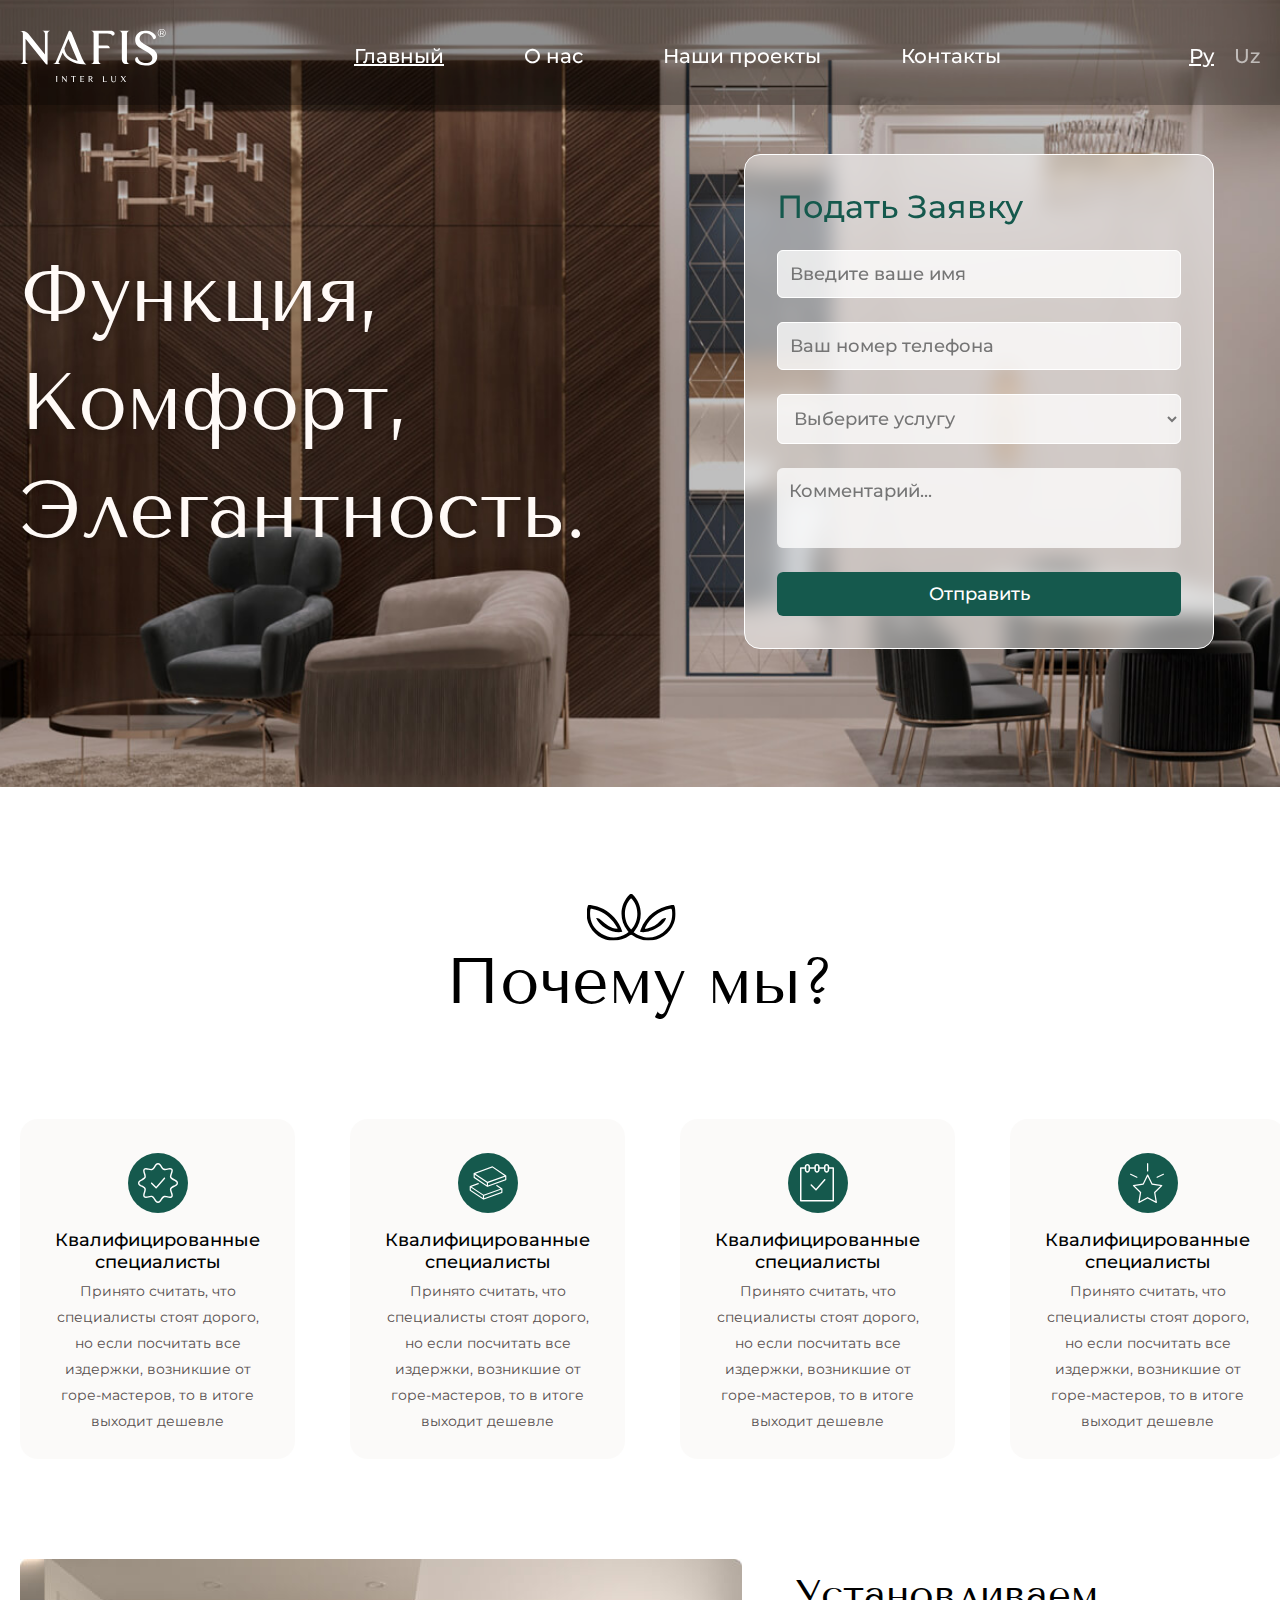
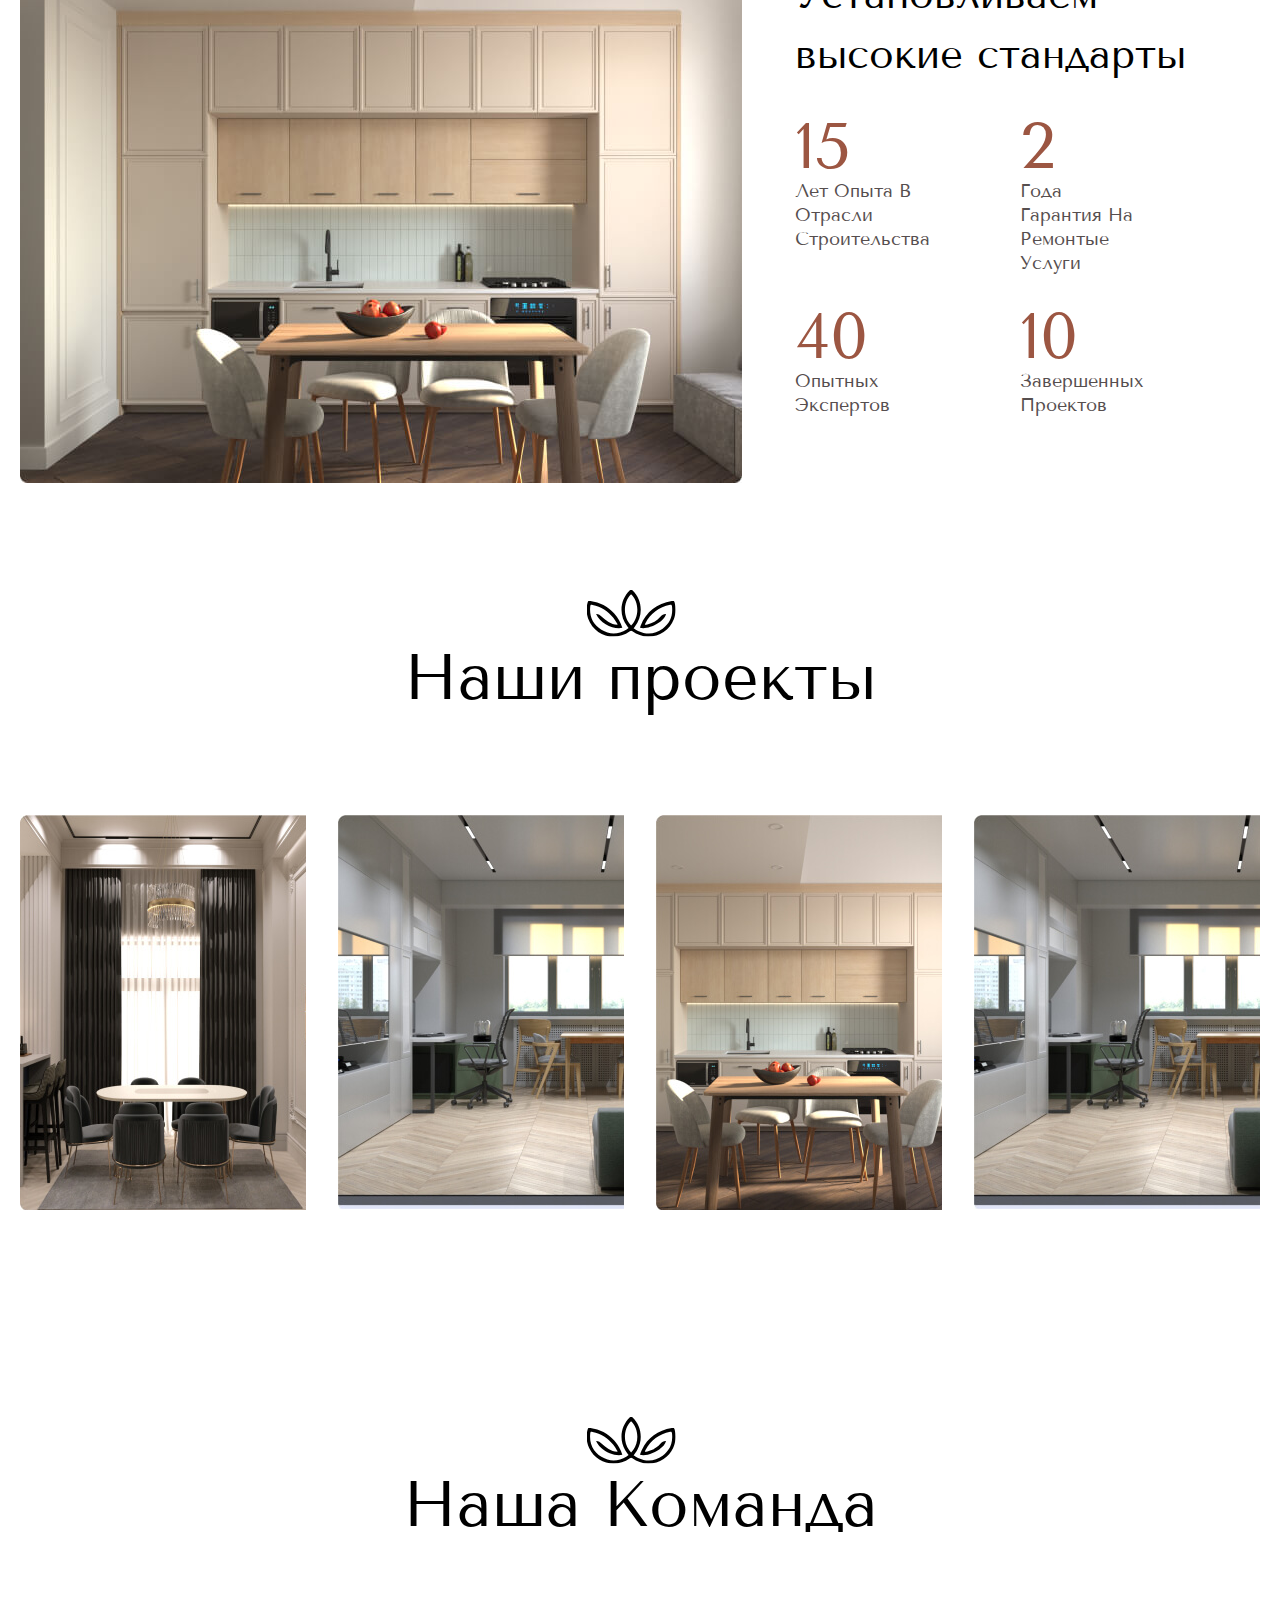
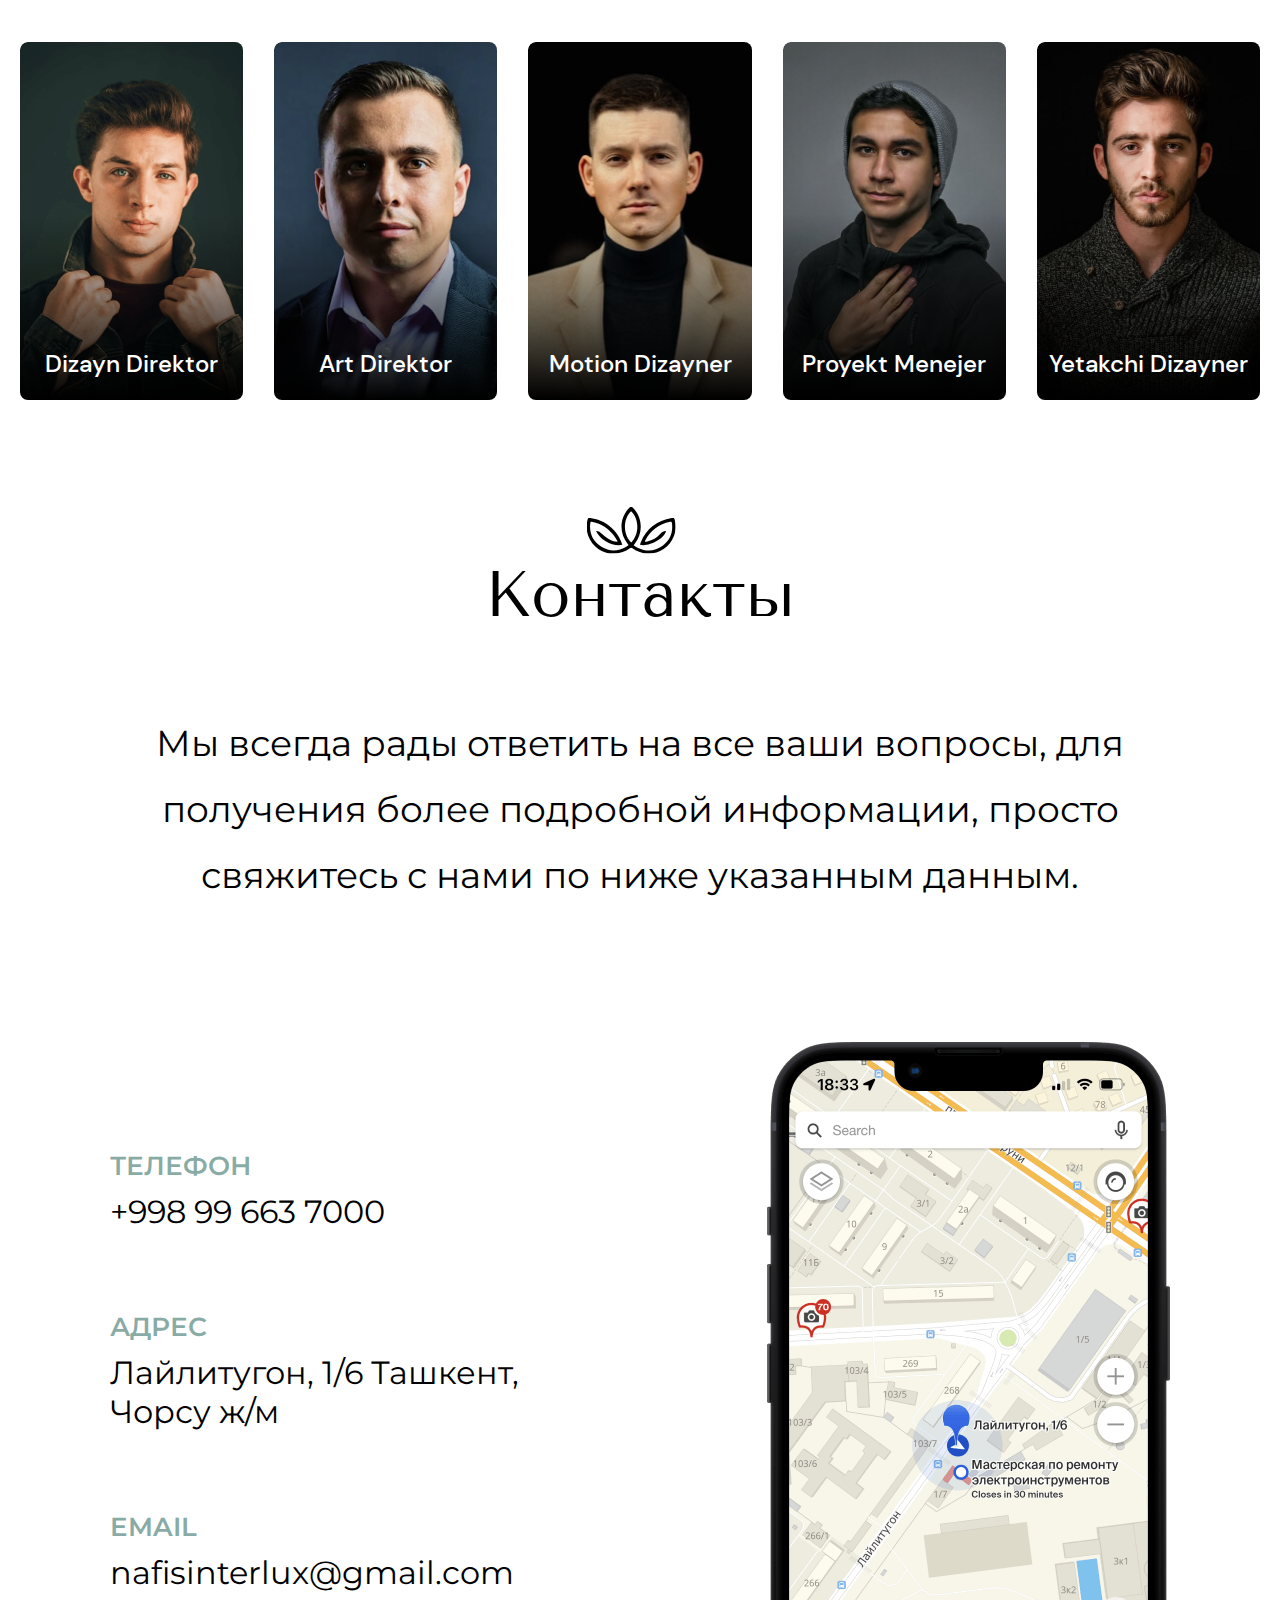
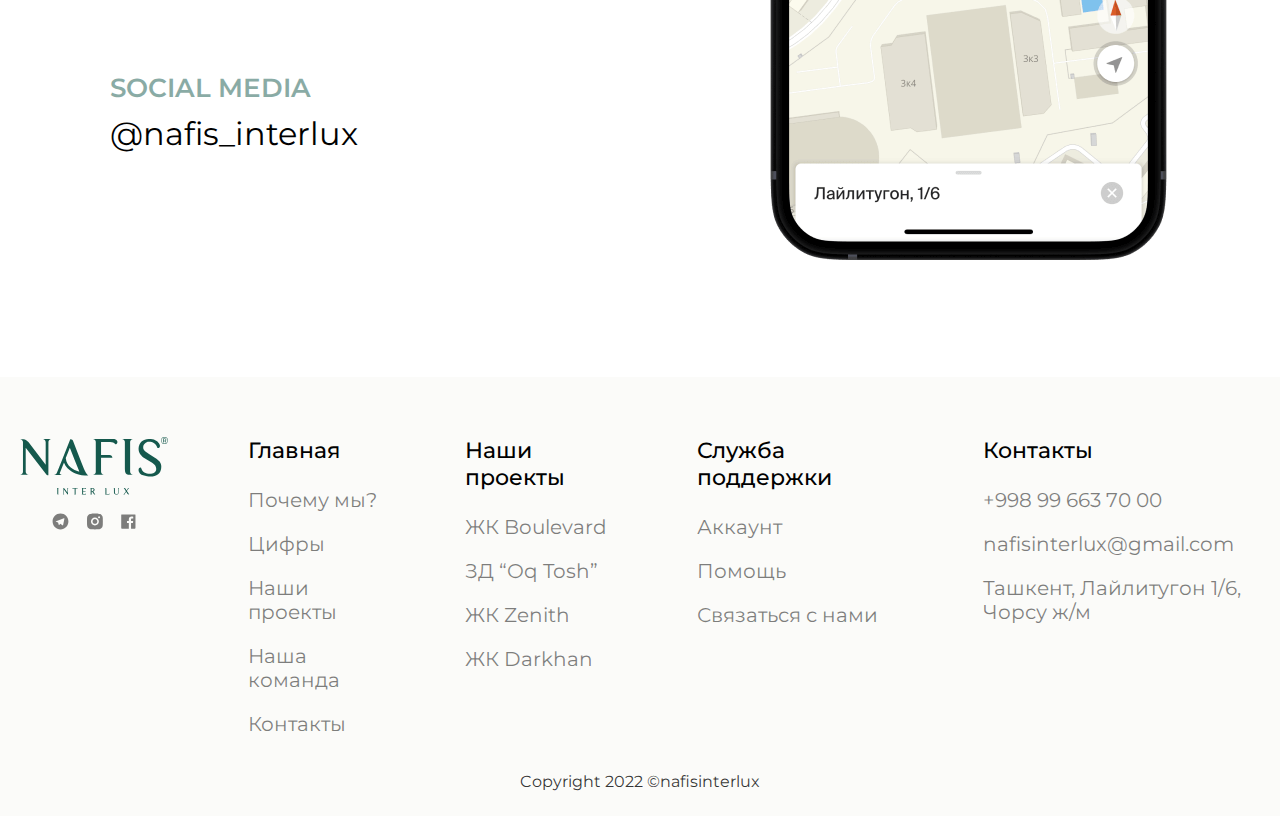
<file: index.html>
<!DOCTYPE html>
<html lang="en">
<head>
    <meta charset="UTF-8">
    <meta http-equiv="X-UA-Compatible" content="IE=edge">
    <meta name="viewport" content="width=device-width, initial-scale=1.0">
    <link rel="stylesheet" href="./css/main.css">
    <title>Nafis</title>
</head>
<body>
    <header class="header">
        <div class="container">
            <div class="header__container">
                <a class="header__logo-link" href="index.html"><img class="header__logo-img" src="./img/logo.svg" alt="Logotype of this Web Page"></a>
                
                <nav class="navbar">
                    <ul class="header__list">
                        <li class="header__item"><a class="header__item-link header__item-link--active" href="#">Главный</a></li>
                        <li class="header__item"><a class="header__item-link" href="./about.html">О нас</a></li>
                        <li class="header__item"><a class="header__item-link" href="./project.html">Наши проекты</a></li>
                        <li class="header__item"><a class="header__item-link" href="#contact">Контакты</a></li>
                    </ul>
                </nav>
                
                <ul class="header__right-list">
                    <li class="header__ru"><a class="header__ru-link header__ru-link--active" href="#">Ру</a></li>
                    <li class="header__ru"><a class="header__ru-link" href="#">Uz</a></li>
                </ul>
            </div>
        </div>
    </header>
    
    <main class="main">
        <section class="hero">
            <div class="container">
                <div class="hero__container">
                    <h2 class="hero__heading">Функция, Комфорт, Элегантность.</h2>
                    
                    <form class="hero__form">
                        <label class="hero__label">
                            <h3 class="hero__label-heading">Подать Заявку</h3>
                            
                            <input type="text" name="name" id="name" class="hero__input" required placeholder="Введите ваше имя">
                            <input type="tel" name="tel" id="tel" class="hero__input" required placeholder="Ваш номер телефона">
                            <select name="hero__option" id="hero__input-option" required class="hero__input">
                                <option value="Something">Выберите услугу</option>
                            </select>
                            
                            <textarea class="hero__textarea" name="hero__textarea" id="textarea" cols="30" placeholder="Комментарий..." required rows="3"></textarea>
                            
                            <button class="hero__btn">Отправить</button>
                        </label>
                    </form>
                </div>
            </div>
        </section>
        
        <section class="why" id="why">
            <div class="container">
                <div class="why__container">
                    <h3 class="why__heading">Почему мы?</h3>
                    
                    <ul class="why__list">
                        <li class="why__item">
                            <h4 class="why__item-heading">Квалифицированные специалисты</h4>
                            
                            <p class="why__item-text">Принято считать, что специалисты стоят дорого, но если посчитать все издержки, возникшие от горе-мастеров, то в итоге выходит дешевле</p>
                        </li>
                        
                        <li class="why__item">
                            <h4 class="why__item-heading">Квалифицированные специалисты</h4>
                            
                            <p class="why__item-text">Принято считать, что специалисты стоят дорого, но если посчитать все издержки, возникшие от горе-мастеров, то в итоге выходит дешевле</p>
                        </li>
                        
                        <li class="why__item">
                            <h4 class="why__item-heading">Квалифицированные специалисты</h4>
                            
                            <p class="why__item-text">Принято считать, что специалисты стоят дорого, но если посчитать все издержки, возникшие от горе-мастеров, то в итоге выходит дешевле</p>
                        </li>
                        
                        <li class="why__item">
                            <h4 class="why__item-heading">Квалифицированные специалисты</h4>
                            
                            <p class="why__item-text">Принято считать, что специалисты стоят дорого, но если посчитать все издержки, возникшие от горе-мастеров, то в итоге выходит дешевле</p>
                        </li>
                    </ul>
                </div>
            </div>
        </section>
        
        <section class="standart" id="standart">
            <div class="container">
                <div class="standart__container">
                    <img src="./img/standart-jpg.jpg" alt="standart img" class="standart__img">
                    
                    <div class="standart__wrapper">
                        <h4 class="standart__heading">Установливаем высокие стандарты</h4>
                        
                        <ul class="standart__top-list">
                            <li class="standart__t-item">
                                <h4 class="standart__t-item-heading">15</h4>
                                
                                <p class="standart__t-item-text">Лет опытa в отрасли строительства</p>
                            </li>
                            
                            <li class="standart__t-item">
                                <h4 class="standart__t-item-heading">2</h4>
                                
                                <p class="standart__t-item-text">года <br> Гарантия на ремонтые услуги</p>
                            </li>
                        </ul>
                        
                        <ul class="standart__bottom-list">
                            <li class="standart__b-item">
                                <h4 class="standart__b-item-heading">40</h4>
                                
                                <p class="standart__b-item-text">Опытных экспертов</p>
                            </li>
                            
                            <li class="standart__b-item">
                                <h4 class="standart__b-item-heading">10</h4>
                                
                                <p class="standart__b-item-text">Завершенных проектов</p>
                            </li>
                        </ul>
                    </div>
                </div>
            </div>
        </section>
        
        <section class="project" id="project">
            <div class="container">
                <div class="project__container">
                    <h3 class="project__heading">Наши проекты</h3>
                    
                    <ul class="project__list">
                        <li class="project__item">
                            <a href="./boulevard.html" class="project__link-wrapper">
                                <div class="project__wrapper">
                                    <div class="project__text-wrapper">
                                        <p class="project__place">Tashkent</p>
                                        
                                        <span class="project__vector"></span>
                                    </div>
                                    
                                    <h4 class="project__inner-heading">ЖК “Boulevard”</h4>
                                </div>
                            </a>
                        </li>
                        
                        <li class="project__item">
                            <a href="./darxon.html" class="project__link-wrapper">
                                <div class="project__wrapper">
                                    <div class="project__text-wrapper">
                                        <p class="project__place">Tashkent</p>
                                        
                                        <span class="project__vector"></span>
                                    </div>
                                    
                                    <h4 class="project__inner-heading">ЖК “Boulevard”</h4>
                                </div>
                            </a>
                        </li>
                        
                        <li class="project__item">
                            <a href="./zenit.html" class="project__link-wrapper">
                                <div class="project__wrapper">
                                    <div class="project__text-wrapper">
                                        <p class="project__place">Tashkent</p>
                                        
                                        <span class="project__vector"></span>
                                    </div>
                                    
                                    <h4 class="project__inner-heading">ЖК “Boulevard”</h4>
                                </div>
                            </a>
                        </li>
                        
                        <li class="project__item">
                            <a href="./darxon.html" class="project__link-wrapper">
                                <div class="project__wrapper">
                                    <div class="project__text-wrapper">
                                        <p class="project__place">Tashkent</p>
                                        
                                        <span class="project__vector"></span>
                                    </div>
                                    
                                    <h4 class="project__inner-heading">ЖК “Boulevard”</h4>
                                </div>
                            </a>
                        </li>
                    </ul>
                </div>
            </div>
        </section>
        
        <section class="group" id="group">
            <div class="container">
                <div class="group__container">
                    <h3 class="group__heading">Наша Команда</h3>
                    
                    <ul class="group__list">
                        <li class="group__item">
                            <a href="./about.html" class="group__link">
                                <p class="group__item-text">Dizayn Direktor</p>
                            </a>
                        </li>
                        
                        <li class="group__item">
                            <a href="./about-2.html" class="group__link">
                                <p class="group__item-text">Art Direktor</p>
                            </a>
                        </li>
                        
                        <li class="group__item">
                            <a href="./about-3.html" class="group__link">
                                <p class="group__item-text">Motion Dizayner</p>
                            </a>
                        </li>
                        
                        <li class="group__item">
                            <a href="./about-4.html" class="group__link">
                                <p class="group__item-text">Proyekt Menejer</p>
                            </a>
                        </li>
                        
                        <li class="group__item">
                            <a href="./about-5.html" class="group__link">
                                <p class="group__item-text">Yetakchi Dizayner</p>
                            </a>
                        </li>
                    </ul>
                </div>
            </div>
        </section>
        
        <section class="contact" id="contact">
            <div class="container">
                <div class="contact__container">
                    <h3 class="contact__heading">Контакты</h3>
                    
                    <p class="contact__main-text">Мы всегда рады ответить на все ваши вопросы, для получения более подробной информации, просто свяжитесь с нами по ниже указанным данным.</p>
                    
                    <div class="contact__wrapper">
                        <ul class="contact__list">
                            <li class="contact__item">
                                <h4 class="contact__item-heading">ТЕЛЕФОН</h4>
                                
                                <a class="contact__text" href="tel:+998 99 663 7000">+998 99 663 7000</a>
                            </li>
                            
                            <li class="contact__item">
                                <h4 class="contact__item-heading">АДРЕС</h4>
                                
                                <p class="contact__text">Лайлитугон, 1/6  Ташкент, Чорсу ж/м</p>
                            </li>
                            
                            <li class="contact__item">
                                <h4 class="contact__item-heading">EMAIL</h4>
                                
                                <a class="contact__text" href="mailto:nafisinterlux@gmail.com">nafisinterlux@gmail.com</a>
                            </li>
                            
                            <li class="contact__item">
                                <h4 class="contact__item-heading">SOCIAL MEDIA</h4>
                                
                                <a href="#" class="contact__text">@nafis_interlux</a>
                            </li>
                        </ul>
                        
                        <img src="./img/contact-img.png" alt="contact image" class="contact__img" width="403" height="818">
                    </div>
                </div>
            </div>
        </section>
    </main>
    
    <footer class="footer">
        <div class="container">
            <div class="footer__container">
                <div class="footer__wrapper">
                    <div class="footer__first">
                        <a href="./index.html" class="footer__logo-link"><img src="./img/footer-logo.svg" alt="footer logo" class="footer-logo" width="148"></a>
                        
                        <ul class="footer__icon-list">
                            <li class="footer__icon-item"><a href="#" class="footer__icon-link"><img src="./img/telegram-icon.svg" alt="telegram-icon" class="footer__icon-img"></a></li>
                            
                            <li class="footer__icon-item"><a href="#" class="footer__icon-link"><img src="./img/instagram-icon.svg" alt="instagram-icon" class="footer__icon-img"></a></li>
                            
                            <li class="footer__icon-item"><a href="#" class="footer__icon-link"><img src="./img/facebook-icon.svg" alt="facebook-icon" class="footer__icon-img"></a></li>
                        </ul>
                    </div>
                    
                    <ul class="footer__main-list">
                        <li class="footer__main-item">
                            <p class="footer__main-item-heading">Главная</p>
                            <a href="#why" class="footer__main-item-link">Почему мы?</a>
                            <a href="#standart" class="footer__main-item-link">Цифры</a>
                            <a href="#project" class="footer__main-item-link">Наши проекты</a>
                            <a href="#group" class="footer__main-item-link">Наша команда</a>
                            <a href="#contact" class="footer__main-item-link">Контакты</a>
                        </li>
                        
                        <li class="footer__main-item">
                            <p class="footer__main-item-heading">Наши проекты</p>
                            <a href="./boulevard.html" class="footer__main-item-link">ЖК Boulevard</a>
                            <a href="./oqtosh.html" class="footer__main-item-link">ЗД “Oq Tosh”</a>
                            <a href="./zenit.html" class="footer__main-item-link">ЖК Zenith</a>
                            <a href="./darxon.html" class="footer__main-item-link">ЖК Darkhan</a>
                        </li>
                        
                        <li class="footer__main-item">
                            <p class="footer__main-item-heading">Служба поддержки</p>
                            <a href="#" class="footer__main-item-link">Аккаунт</a>
                            <a href="#" class="footer__main-item-link">Помощь</a>
                            <a href="#" class="footer__main-item-link">Связаться с нами</a>
                        </li>
                        
                        <li class="footer__main-item">
                            <p class="footer__main-item-heading">Контакты</p>
                            <a class="footer__main-item-tel" href="tel:+998 99 663 70 00">+998 99 663 70 00</a>
                            <a class="footer__main-item-mail" href="mailto:nafisinterlux@gmail.com">nafisinterlux@gmail.com</a>
                            <p class="footer__main-item-location">Ташкент, Лайлитугон 1/6, Чорсу ж/м</p>
                        </li>
                    </ul>
                </div>
                
                <p class="footer__bottom-text">Copyright 2022 ©nafisinterlux</p>
            </div>
        </div>
    </footer>
</body>
</html>
</file>
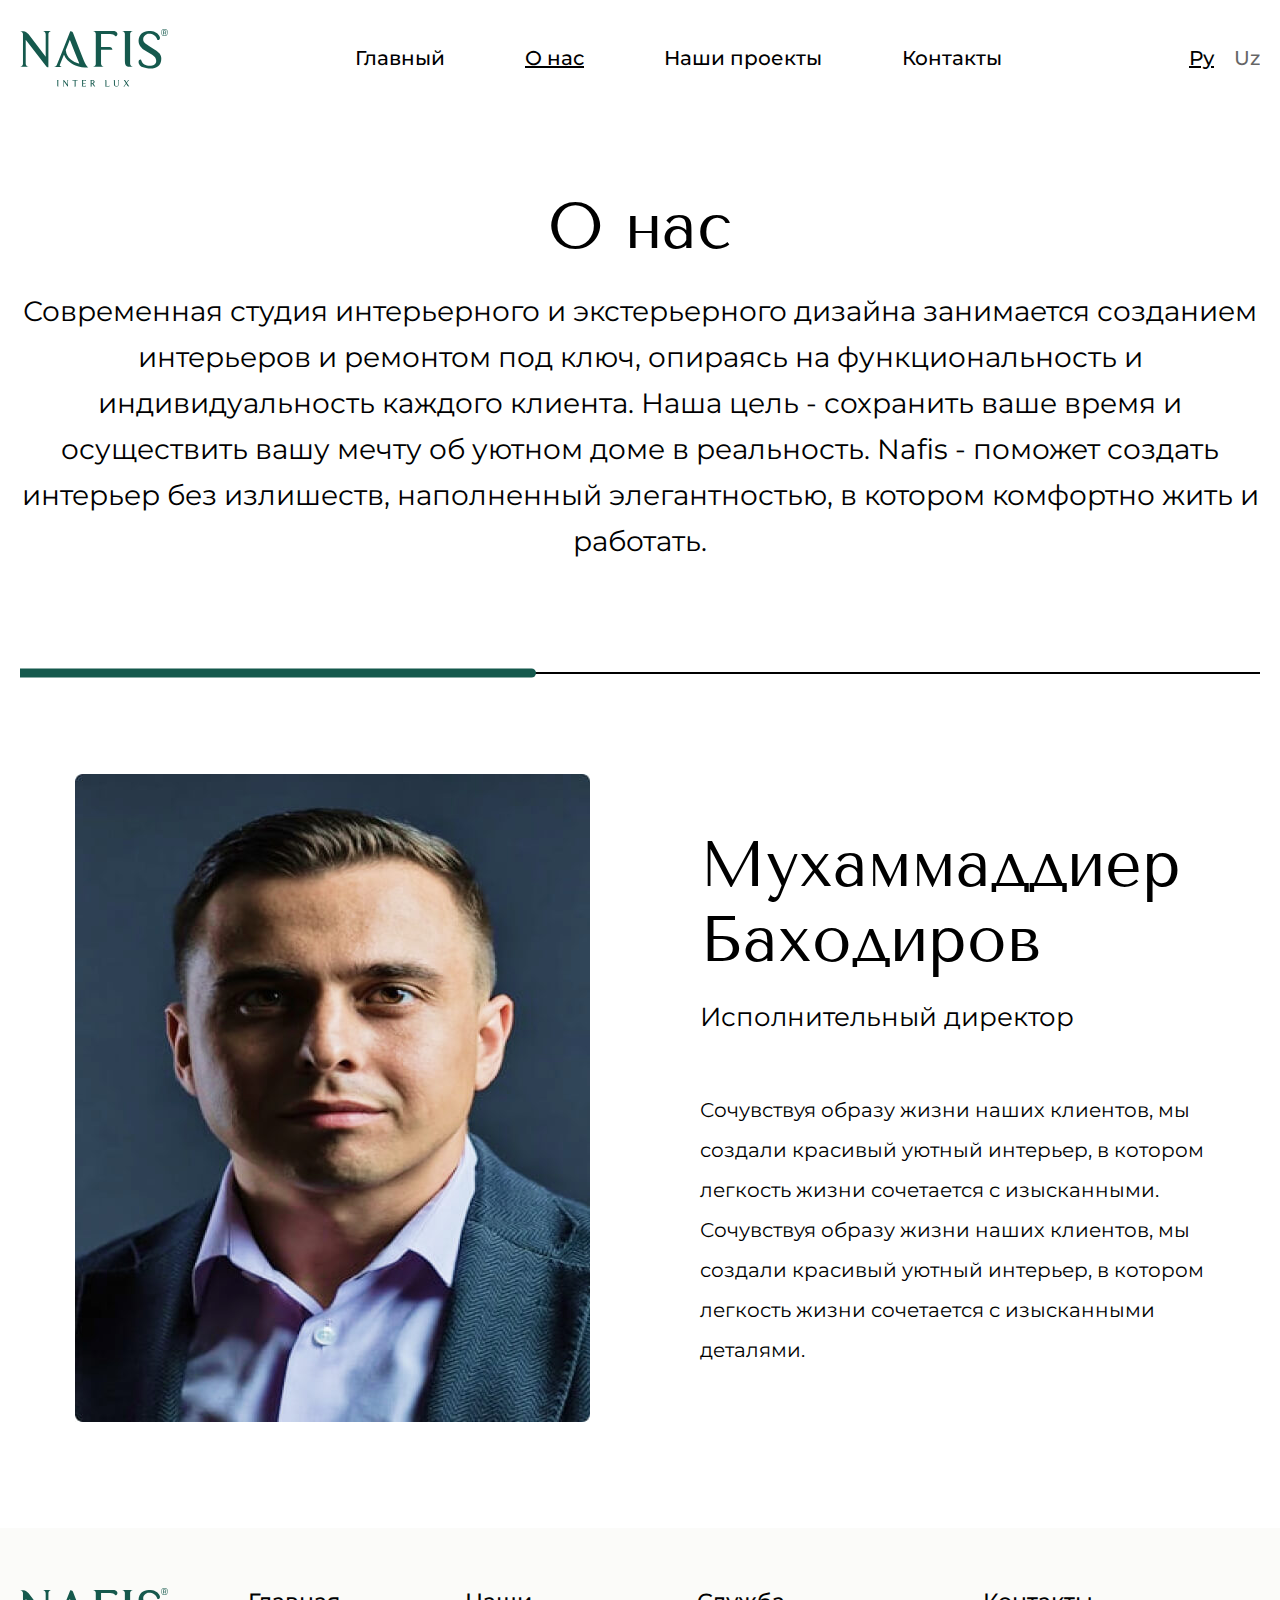
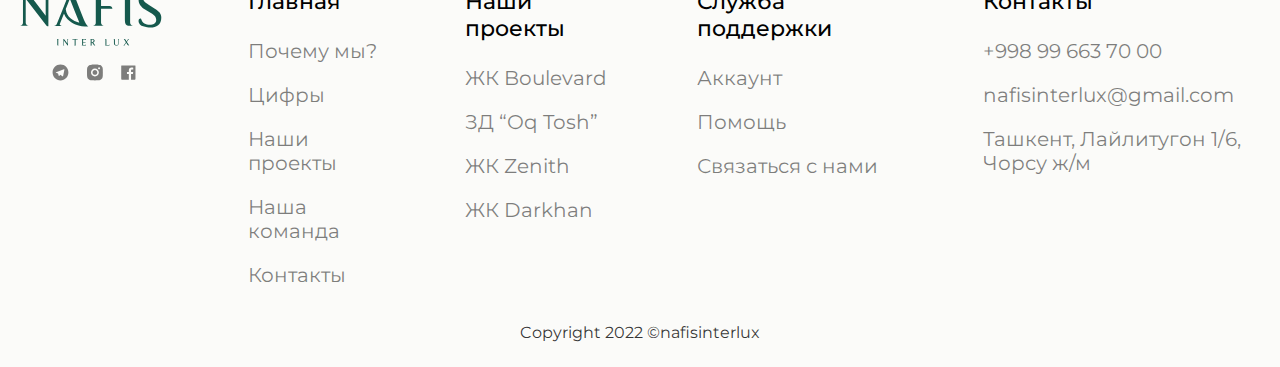
<file: about-2.html>
<!DOCTYPE html>
<html lang="en">
<head>
    <meta charset="UTF-8">
    <meta http-equiv="X-UA-Compatible" content="IE=edge">
    <meta name="viewport" content="width=device-width, initial-scale=1.0">
    <link rel="stylesheet" href="./css/main.css">
    <title>About | Nafis Website</title>
</head>
<body>
    <header class="header-plus">
        <div class="container">
            <div class="header__container">
                <a class="header__logo-link" href="index.html"><img class="header__logo-img" src="./img/footer-logo.svg" alt="Logotype of this Web Page"></a>
                
                <nav class="navbar">
                    <ul class="header__list">
                        <li class="header__item"><a class="header__item-link" href="./index.html">Главный</a></li>
                        <li class="header__item"><a class="header__item-link header__item-link--active" href="#">О нас</a></li>
                        <li class="header__item"><a class="header__item-link" href="./project.html">Наши проекты</a></li>
                        <li class="header__item"><a class="header__item-link" href="#contact">Контакты</a></li>
                    </ul>
                </nav>
                
                <ul class="header__right-list">
                    <li class="header__ru"><a class="header__ru-link header__ru-link--active" href="#">Ру</a></li>
                    <li class="header__ru"><a class="header__ru-link" href="#">Uz</a></li>
                </ul>
            </div>
        </div>
    </header>
    
    <main class="main">
        <section class="about-hero">
            <div class="container">
                <div class="about-h__container">
                    <div class="about-h__top-wrapper">
                        <h2 class="about-h__heading">О нас</h2>
                        
                        <p class="about-h__text">Современная студия интерьерного и экстерьерного дизайна занимается созданием интерьеров и ремонтом под ключ, опираясь на функциональность и индивидуальность каждого клиента. Наша цель - сохранить ваше время и осуществить вашу мечту об уютном доме в реальность. Nafis - поможет создать интерьер без излишеств, наполненный элегантностью, в котором комфортно жить и работать.</p>
                    </div>
                    
                    <hr class="about-h__line2">
                    
                    <div class="about-h__wrapper">
                        <img src="./img/person-3.jpg" alt="person's Photo" class="about-h__img" width="515" height="648">
                        
                        <div class="about-h__text-wrapper">
                            <h3 class="about-h__inner-heading">Мухаммаддиер Баходиров</h3>
                            
                            <p class="about-h__inner-subheading">Исполнительный директор</p>
                            
                            <p class="about-h__inner-text">Сочувствуя образу жизни наших клиентов, мы создали красивый уютный интерьер, в котором легкость жизни сочетается с изысканными. Сочувствуя образу жизни наших клиентов, мы создали красивый уютный интерьер, в котором легкость жизни сочетается с изысканными деталями.</p>
                        </div>
                    </div>
                </div>
            </div>
        </section>
    </main>
    
    <footer class="footer">
        <div class="container">
            <div class="footer__container">
                <div class="footer__wrapper">
                    <div class="footer__first">
                        <a href="./index.html" class="footer__logo-link"><img src="./img/footer-logo.svg" alt="footer logo" class="footer-logo" width="148"></a>
                        
                        <ul class="footer__icon-list">
                            <li class="footer__icon-item"><a href="#" class="footer__icon-link"><img src="./img/telegram-icon.svg" alt="telegram-icon" class="footer__icon-img"></a></li>
                            
                            <li class="footer__icon-item"><a href="#" class="footer__icon-link"><img src="./img/instagram-icon.svg" alt="instagram-icon" class="footer__icon-img"></a></li>
                            
                            <li class="footer__icon-item"><a href="#" class="footer__icon-link"><img src="./img/facebook-icon.svg" alt="facebook-icon" class="footer__icon-img"></a></li>
                        </ul>
                    </div>
                    
                    <ul class="footer__main-list">
                        <li class="footer__main-item">
                            <p class="footer__main-item-heading">Главная</p>
                            <a href="#why" class="footer__main-item-link">Почему мы?</a>
                            <a href="#standart" class="footer__main-item-link">Цифры</a>
                            <a href="#project" class="footer__main-item-link">Наши проекты</a>
                            <a href="#group" class="footer__main-item-link">Наша команда</a>
                            <a href="#contact" class="footer__main-item-link">Контакты</a>
                        </li>
                        
                        <li class="footer__main-item">
                            <p class="footer__main-item-heading">Наши проекты</p>
                            <a href="./boulevard.html" class="footer__main-item-link">ЖК Boulevard</a>
                            <a href="./oqtosh.html" class="footer__main-item-link">ЗД “Oq Tosh”</a>
                            <a href="./zenit.html" class="footer__main-item-link">ЖК Zenith</a>
                            <a href="./darxon.html" class="footer__main-item-link">ЖК Darkhan</a>
                        </li>
                        
                        <li class="footer__main-item">
                            <p class="footer__main-item-heading">Служба поддержки</p>
                            <a href="#" class="footer__main-item-link">Аккаунт</a>
                            <a href="#" class="footer__main-item-link">Помощь</a>
                            <a href="#" class="footer__main-item-link">Связаться с нами</a>
                        </li>
                        
                        <li class="footer__main-item">
                            <p class="footer__main-item-heading">Контакты</p>
                            <a class="footer__main-item-tel" href="tel:+998 99 663 70 00">+998 99 663 70 00</a>
                            <a class="footer__main-item-mail" href="mailto:nafisinterlux@gmail.com">nafisinterlux@gmail.com</a>
                            <p class="footer__main-item-location">Ташкент, Лайлитугон 1/6, Чорсу ж/м</p>
                        </li>
                    </ul>
                </div>
                
                <p class="footer__bottom-text">Copyright 2022 ©nafisinterlux</p>
            </div>
        </div>
    </footer>
</body>
</html>
</file>
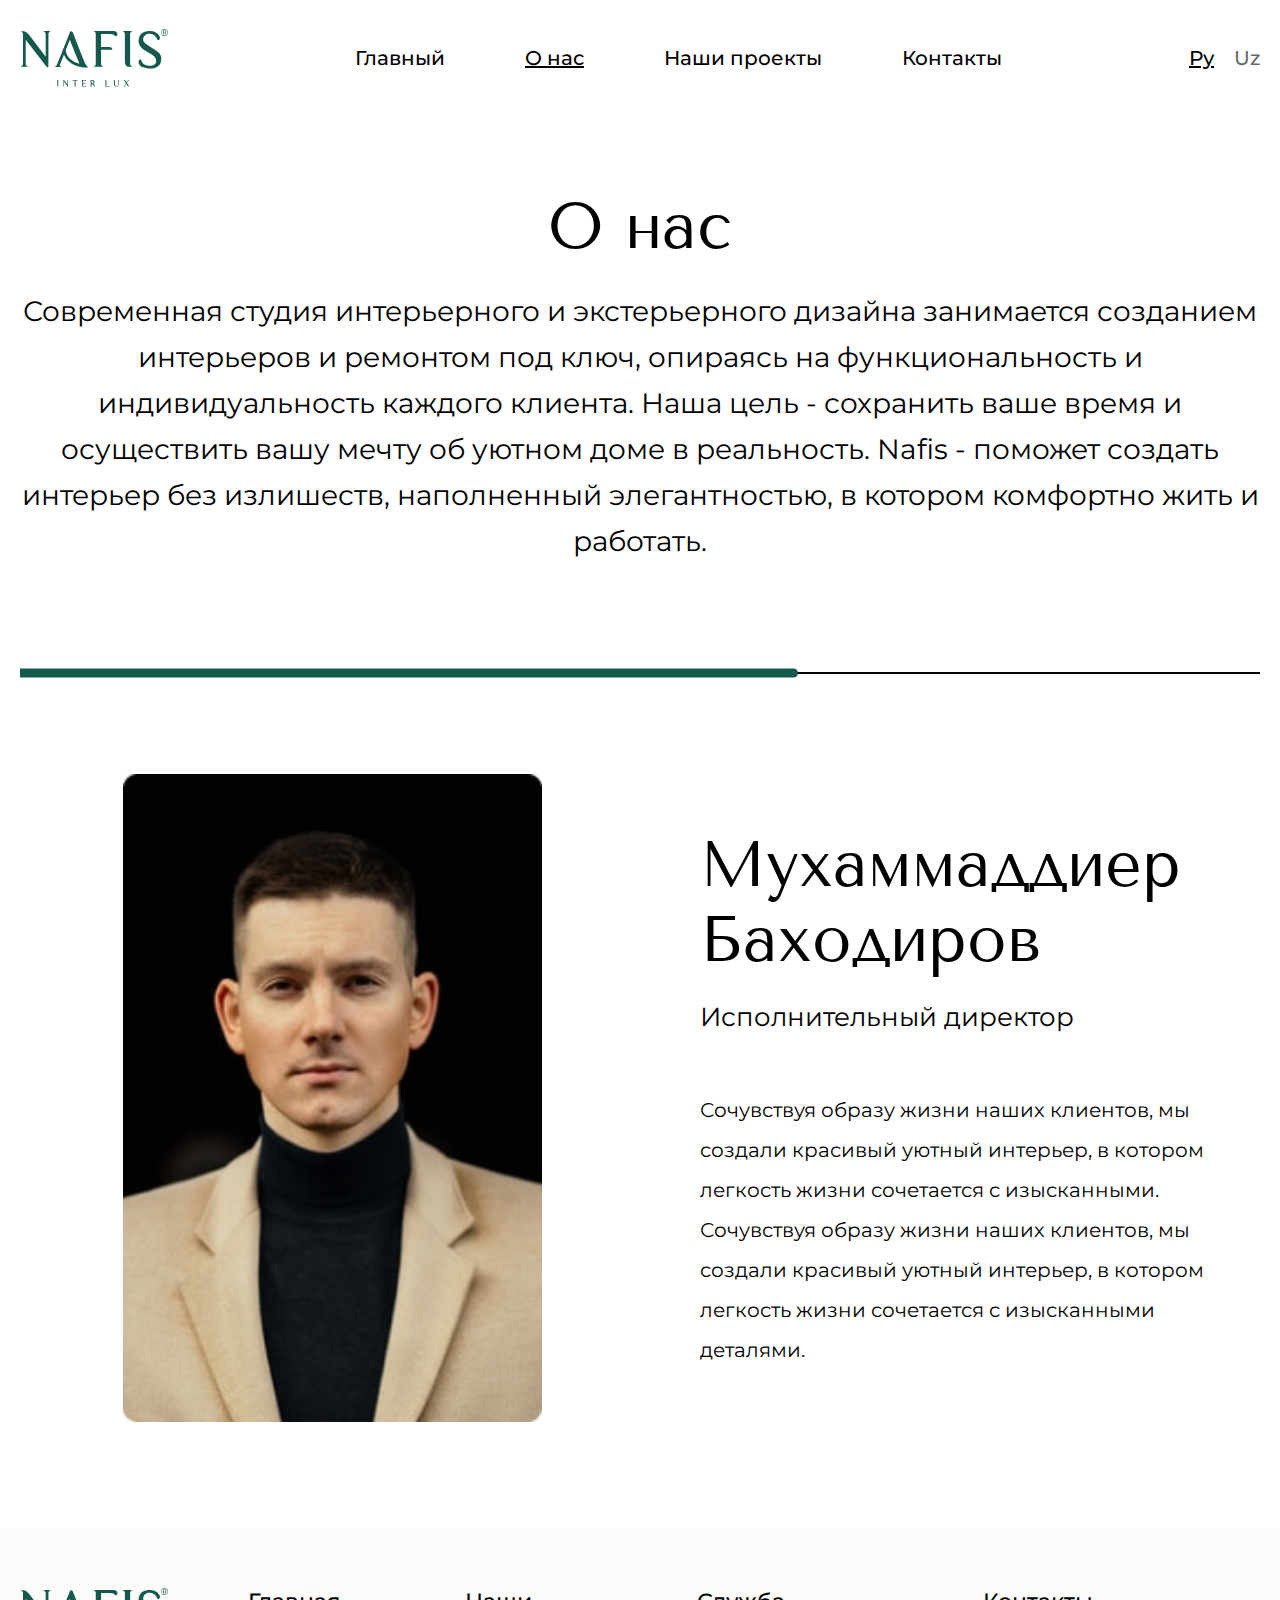
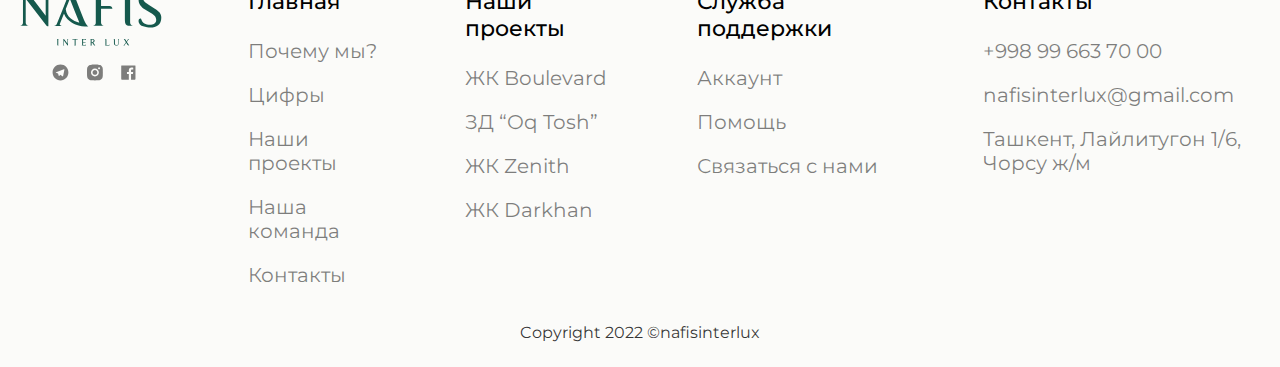
<file: about-3.html>
<!DOCTYPE html>
<html lang="en">
<head>
    <meta charset="UTF-8">
    <meta http-equiv="X-UA-Compatible" content="IE=edge">
    <meta name="viewport" content="width=device-width, initial-scale=1.0">
    <link rel="stylesheet" href="./css/main.css">
    <title>About | Nafis Website</title>
</head>
<body>
    <header class="header-plus">
        <div class="container">
            <div class="header__container">
                <a class="header__logo-link" href="index.html"><img class="header__logo-img" src="./img/footer-logo.svg" alt="Logotype of this Web Page"></a>
                
                <nav class="navbar">
                    <ul class="header__list">
                        <li class="header__item"><a class="header__item-link" href="./index.html">Главный</a></li>
                        <li class="header__item"><a class="header__item-link header__item-link--active" href="#">О нас</a></li>
                        <li class="header__item"><a class="header__item-link" href="./project.html">Наши проекты</a></li>
                        <li class="header__item"><a class="header__item-link" href="#contact">Контакты</a></li>
                    </ul>
                </nav>
                
                <ul class="header__right-list">
                    <li class="header__ru"><a class="header__ru-link header__ru-link--active" href="#">Ру</a></li>
                    <li class="header__ru"><a class="header__ru-link" href="#">Uz</a></li>
                </ul>
            </div>
        </div>
    </header>
    
    <main class="main">
        <section class="about-hero">
            <div class="container">
                <div class="about-h__container">
                    <div class="about-h__top-wrapper">
                        <h2 class="about-h__heading">О нас</h2>
                        
                        <p class="about-h__text">Современная студия интерьерного и экстерьерного дизайна занимается созданием интерьеров и ремонтом под ключ, опираясь на функциональность и индивидуальность каждого клиента. Наша цель - сохранить ваше время и осуществить вашу мечту об уютном доме в реальность. Nafis - поможет создать интерьер без излишеств, наполненный элегантностью, в котором комфортно жить и работать.</p>
                    </div>
                    
                    <hr class="about-h__line3">
                    
                    <div class="about-h__wrapper">
                        <img src="./img/group3.jpg" alt="person's Photo" class="about-h__img" width="515" height="648">
                        
                        <div class="about-h__text-wrapper">
                            <h3 class="about-h__inner-heading">Мухаммаддиер Баходиров</h3>
                            
                            <p class="about-h__inner-subheading">Исполнительный директор</p>
                            
                            <p class="about-h__inner-text">Сочувствуя образу жизни наших клиентов, мы создали красивый уютный интерьер, в котором легкость жизни сочетается с изысканными. Сочувствуя образу жизни наших клиентов, мы создали красивый уютный интерьер, в котором легкость жизни сочетается с изысканными деталями.</p>
                        </div>
                    </div>
                </div>
            </div>
        </section>
    </main>
    
    <footer class="footer">
        <div class="container">
            <div class="footer__container">
                <div class="footer__wrapper">
                    <div class="footer__first">
                        <a href="./index.html" class="footer__logo-link"><img src="./img/footer-logo.svg" alt="footer logo" class="footer-logo" width="148"></a>
                        
                        <ul class="footer__icon-list">
                            <li class="footer__icon-item"><a href="#" class="footer__icon-link"><img src="./img/telegram-icon.svg" alt="telegram-icon" class="footer__icon-img"></a></li>
                            
                            <li class="footer__icon-item"><a href="#" class="footer__icon-link"><img src="./img/instagram-icon.svg" alt="instagram-icon" class="footer__icon-img"></a></li>
                            
                            <li class="footer__icon-item"><a href="#" class="footer__icon-link"><img src="./img/facebook-icon.svg" alt="facebook-icon" class="footer__icon-img"></a></li>
                        </ul>
                    </div>
                    
                    <ul class="footer__main-list">
                        <li class="footer__main-item">
                            <p class="footer__main-item-heading">Главная</p>
                            <a href="#why" class="footer__main-item-link">Почему мы?</a>
                            <a href="#standart" class="footer__main-item-link">Цифры</a>
                            <a href="#project" class="footer__main-item-link">Наши проекты</a>
                            <a href="#group" class="footer__main-item-link">Наша команда</a>
                            <a href="#contact" class="footer__main-item-link">Контакты</a>
                        </li>
                        
                        <li class="footer__main-item">
                            <p class="footer__main-item-heading">Наши проекты</p>
                            <a href="./boulevard.html" class="footer__main-item-link">ЖК Boulevard</a>
                            <a href="./oqtosh.html" class="footer__main-item-link">ЗД “Oq Tosh”</a>
                            <a href="./zenit.html" class="footer__main-item-link">ЖК Zenith</a>
                            <a href="./darxon.html" class="footer__main-item-link">ЖК Darkhan</a>
                        </li>
                        
                        <li class="footer__main-item">
                            <p class="footer__main-item-heading">Служба поддержки</p>
                            <a href="#" class="footer__main-item-link">Аккаунт</a>
                            <a href="#" class="footer__main-item-link">Помощь</a>
                            <a href="#" class="footer__main-item-link">Связаться с нами</a>
                        </li>
                        
                        <li class="footer__main-item">
                            <p class="footer__main-item-heading">Контакты</p>
                            <a class="footer__main-item-tel" href="tel:+998 99 663 70 00">+998 99 663 70 00</a>
                            <a class="footer__main-item-mail" href="mailto:nafisinterlux@gmail.com">nafisinterlux@gmail.com</a>
                            <p class="footer__main-item-location">Ташкент, Лайлитугон 1/6, Чорсу ж/м</p>
                        </li>
                    </ul>
                </div>
                
                <p class="footer__bottom-text">Copyright 2022 ©nafisinterlux</p>
            </div>
        </div>
    </footer>
</body>
</html>
</file>
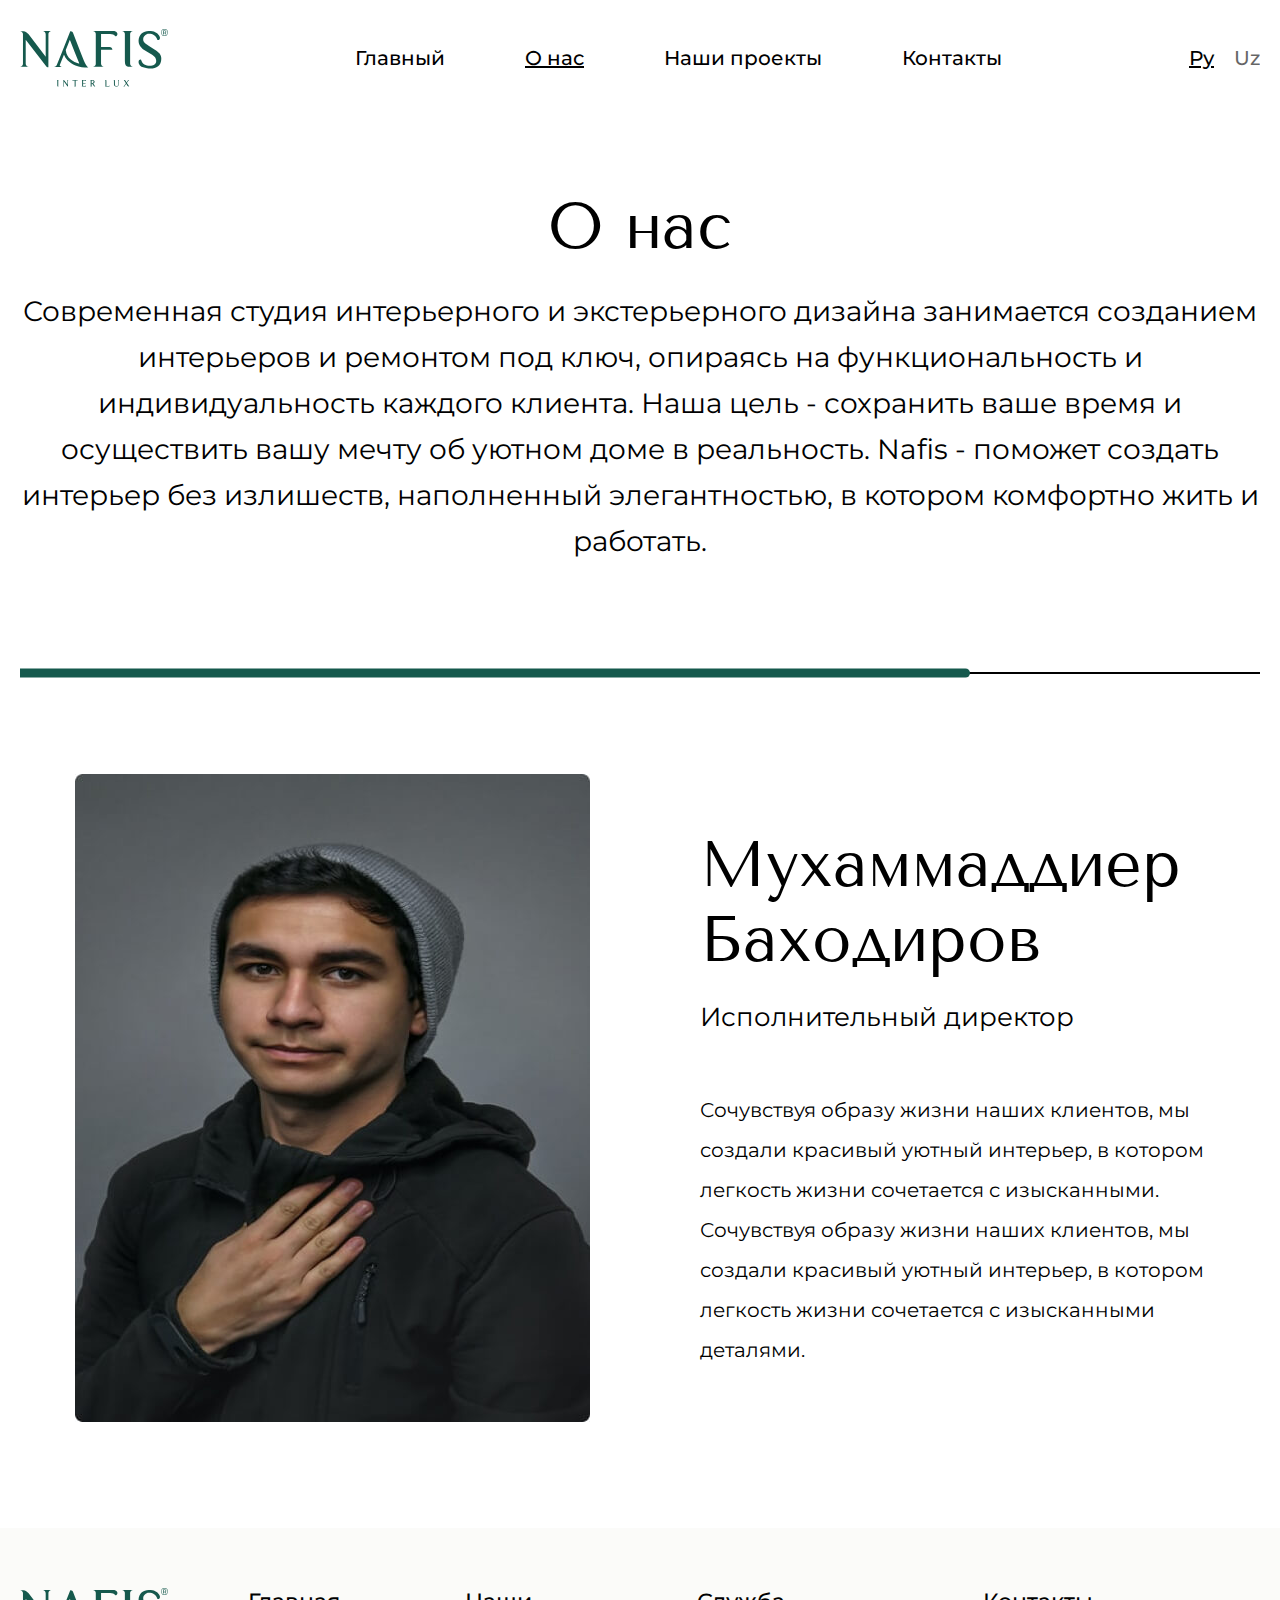
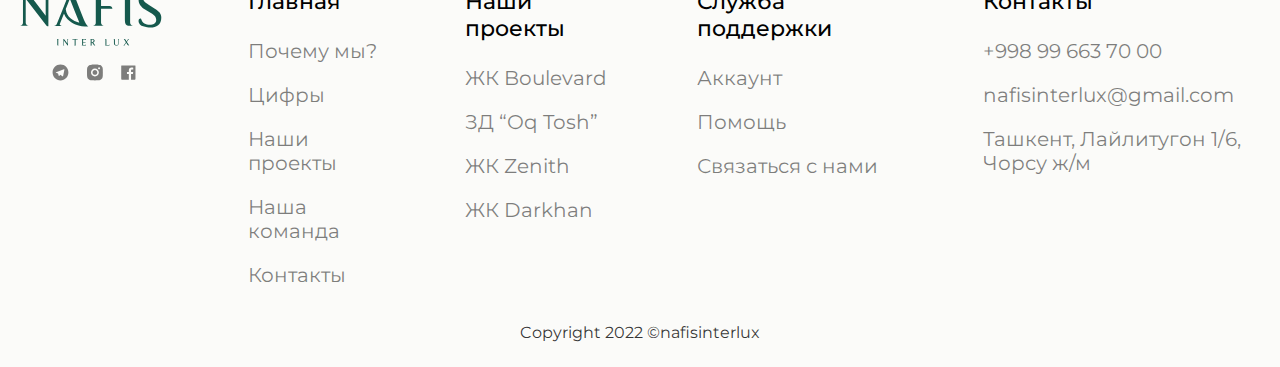
<file: about-4.html>
<!DOCTYPE html>
<html lang="en">
<head>
    <meta charset="UTF-8">
    <meta http-equiv="X-UA-Compatible" content="IE=edge">
    <meta name="viewport" content="width=device-width, initial-scale=1.0">
    <link rel="stylesheet" href="./css/main.css">
    <title>About | Nafis Website</title>
</head>
<body>
    <header class="header-plus">
        <div class="container">
            <div class="header__container">
                <a class="header__logo-link" href="index.html"><img class="header__logo-img" src="./img/footer-logo.svg" alt="Logotype of this Web Page"></a>
                
                <nav class="navbar">
                    <ul class="header__list">
                        <li class="header__item"><a class="header__item-link" href="./index.html">Главный</a></li>
                        <li class="header__item"><a class="header__item-link header__item-link--active" href="#">О нас</a></li>
                        <li class="header__item"><a class="header__item-link" href="./project.html">Наши проекты</a></li>
                        <li class="header__item"><a class="header__item-link" href="#contact">Контакты</a></li>
                    </ul>
                </nav>
                
                <ul class="header__right-list">
                    <li class="header__ru"><a class="header__ru-link header__ru-link--active" href="#">Ру</a></li>
                    <li class="header__ru"><a class="header__ru-link" href="#">Uz</a></li>
                </ul>
            </div>
        </div>
    </header>
    
    <main class="main">
        <section class="about-hero">
            <div class="container">
                <div class="about-h__container">
                    <div class="about-h__top-wrapper">
                        <h2 class="about-h__heading">О нас</h2>
                        
                        <p class="about-h__text">Современная студия интерьерного и экстерьерного дизайна занимается созданием интерьеров и ремонтом под ключ, опираясь на функциональность и индивидуальность каждого клиента. Наша цель - сохранить ваше время и осуществить вашу мечту об уютном доме в реальность. Nafis - поможет создать интерьер без излишеств, наполненный элегантностью, в котором комфортно жить и работать.</p>
                    </div>
                    
                    <hr class="about-h__line4">
                    
                    <div class="about-h__wrapper">
                        <img src="./img/person-5.jpg" alt="person's Photo" class="about-h__img" width="515" height="648">
                        
                        <div class="about-h__text-wrapper">
                            <h3 class="about-h__inner-heading">Мухаммаддиер Баходиров</h3>
                            
                            <p class="about-h__inner-subheading">Исполнительный директор</p>
                            
                            <p class="about-h__inner-text">Сочувствуя образу жизни наших клиентов, мы создали красивый уютный интерьер, в котором легкость жизни сочетается с изысканными. Сочувствуя образу жизни наших клиентов, мы создали красивый уютный интерьер, в котором легкость жизни сочетается с изысканными деталями.</p>
                        </div>
                    </div>
                </div>
            </div>
        </section>
    </main>
    
    <footer class="footer">
        <div class="container">
            <div class="footer__container">
                <div class="footer__wrapper">
                    <div class="footer__first">
                        <a href="./index.html" class="footer__logo-link"><img src="./img/footer-logo.svg" alt="footer logo" class="footer-logo" width="148"></a>
                        
                        <ul class="footer__icon-list">
                            <li class="footer__icon-item"><a href="#" class="footer__icon-link"><img src="./img/telegram-icon.svg" alt="telegram-icon" class="footer__icon-img"></a></li>
                            
                            <li class="footer__icon-item"><a href="#" class="footer__icon-link"><img src="./img/instagram-icon.svg" alt="instagram-icon" class="footer__icon-img"></a></li>
                            
                            <li class="footer__icon-item"><a href="#" class="footer__icon-link"><img src="./img/facebook-icon.svg" alt="facebook-icon" class="footer__icon-img"></a></li>
                        </ul>
                    </div>
                    
                    <ul class="footer__main-list">
                        <li class="footer__main-item">
                            <p class="footer__main-item-heading">Главная</p>
                            <a href="#why" class="footer__main-item-link">Почему мы?</a>
                            <a href="#standart" class="footer__main-item-link">Цифры</a>
                            <a href="#project" class="footer__main-item-link">Наши проекты</a>
                            <a href="#group" class="footer__main-item-link">Наша команда</a>
                            <a href="#contact" class="footer__main-item-link">Контакты</a>
                        </li>
                        
                        <li class="footer__main-item">
                            <p class="footer__main-item-heading">Наши проекты</p>
                            <a href="./boulevard.html" class="footer__main-item-link">ЖК Boulevard</a>
                            <a href="./oqtosh.html" class="footer__main-item-link">ЗД “Oq Tosh”</a>
                            <a href="./zenit.html" class="footer__main-item-link">ЖК Zenith</a>
                            <a href="./darxon.html" class="footer__main-item-link">ЖК Darkhan</a>
                        </li>
                        
                        <li class="footer__main-item">
                            <p class="footer__main-item-heading">Служба поддержки</p>
                            <a href="#" class="footer__main-item-link">Аккаунт</a>
                            <a href="#" class="footer__main-item-link">Помощь</a>
                            <a href="#" class="footer__main-item-link">Связаться с нами</a>
                        </li>
                        
                        <li class="footer__main-item">
                            <p class="footer__main-item-heading">Контакты</p>
                            <a class="footer__main-item-tel" href="tel:+998 99 663 70 00">+998 99 663 70 00</a>
                            <a class="footer__main-item-mail" href="mailto:nafisinterlux@gmail.com">nafisinterlux@gmail.com</a>
                            <p class="footer__main-item-location">Ташкент, Лайлитугон 1/6, Чорсу ж/м</p>
                        </li>
                    </ul>
                </div>
                
                <p class="footer__bottom-text">Copyright 2022 ©nafisinterlux</p>
            </div>
        </div>
    </footer>
</body>
</html>
</file>
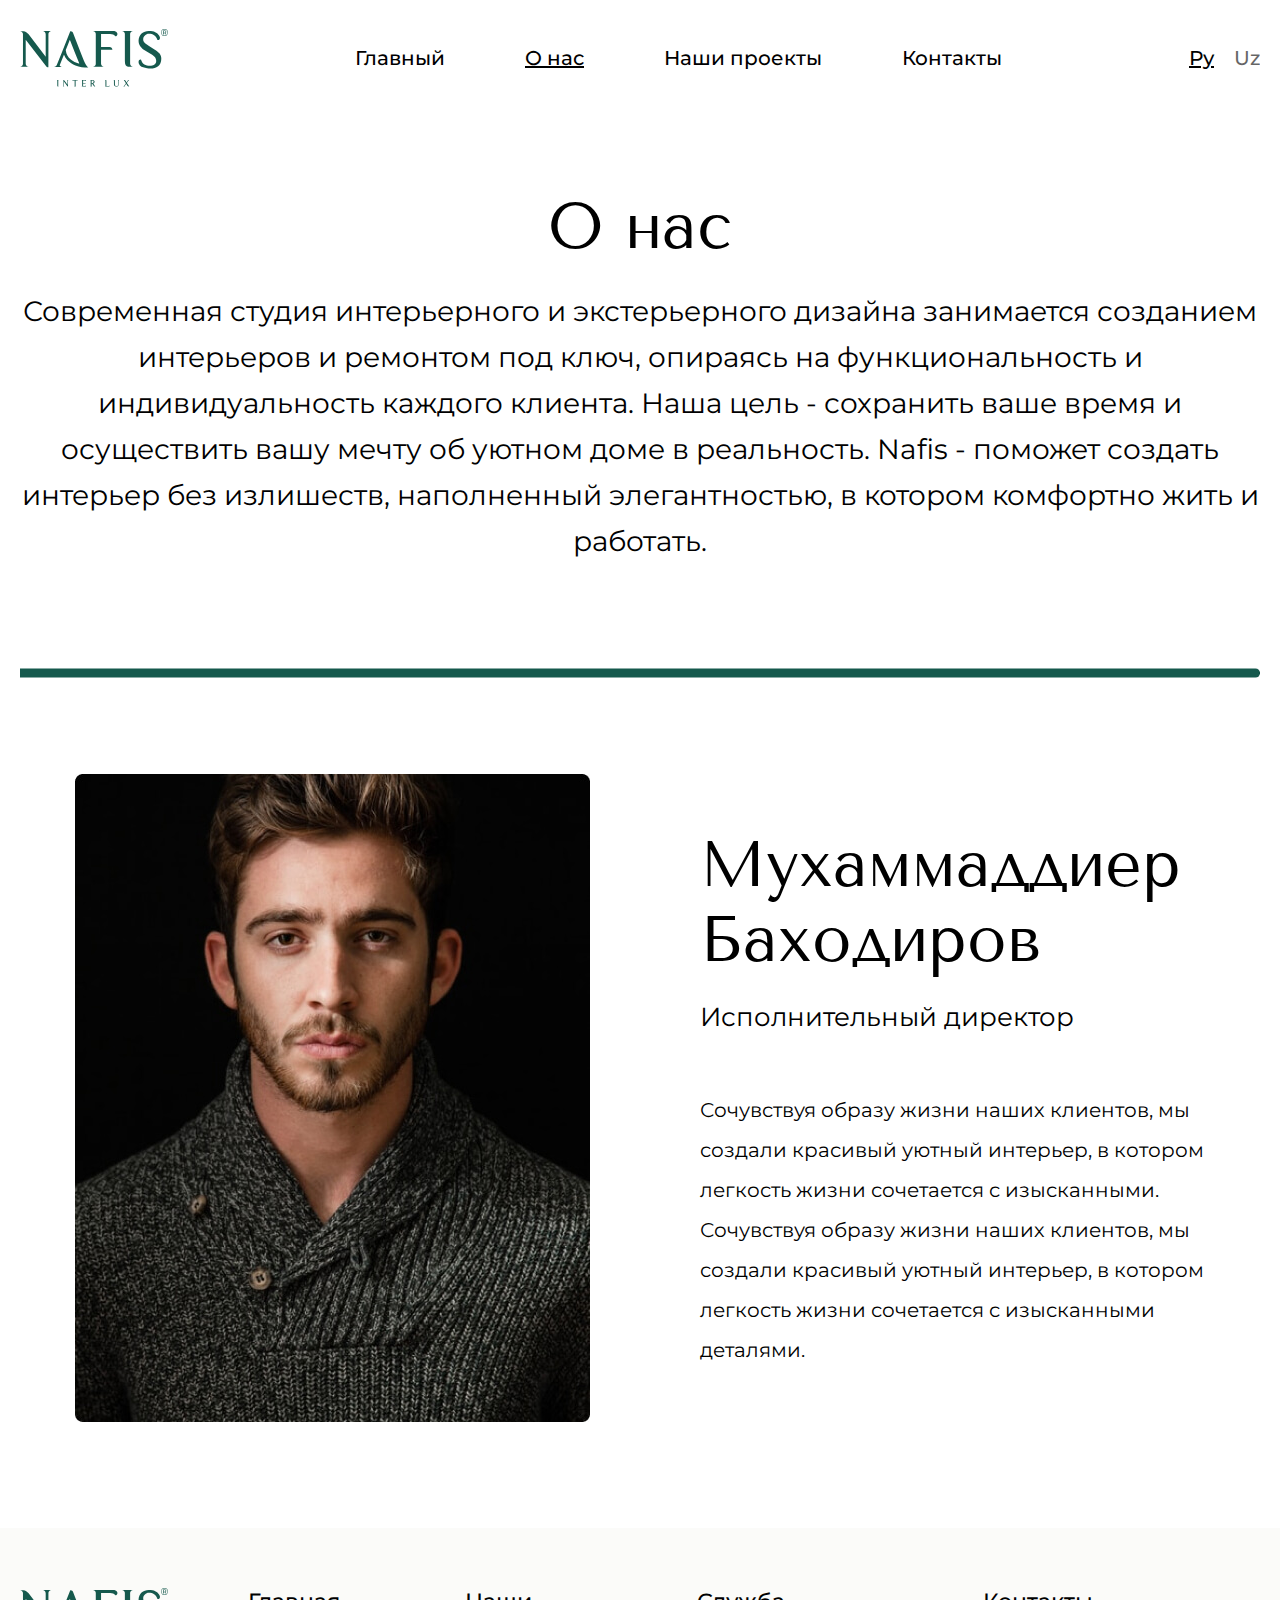
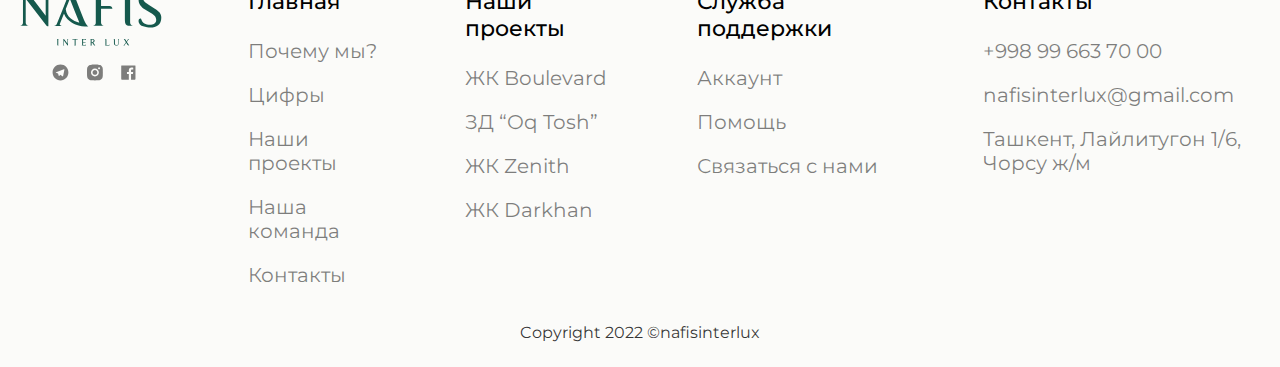
<file: about-5.html>
<!DOCTYPE html>
<html lang="en">
<head>
    <meta charset="UTF-8">
    <meta http-equiv="X-UA-Compatible" content="IE=edge">
    <meta name="viewport" content="width=device-width, initial-scale=1.0">
    <link rel="stylesheet" href="./css/main.css">
    <title>About | Nafis Website</title>
</head>
<body>
    <header class="header-plus">
        <div class="container">
            <div class="header__container">
                <a class="header__logo-link" href="index.html"><img class="header__logo-img" src="./img/footer-logo.svg" alt="Logotype of this Web Page"></a>
                
                <nav class="navbar">
                    <ul class="header__list">
                        <li class="header__item"><a class="header__item-link" href="./index.html">Главный</a></li>
                        <li class="header__item"><a class="header__item-link header__item-link--active" href="#">О нас</a></li>
                        <li class="header__item"><a class="header__item-link" href="./project.html">Наши проекты</a></li>
                        <li class="header__item"><a class="header__item-link" href="#contact">Контакты</a></li>
                    </ul>
                </nav>
                
                <ul class="header__right-list">
                    <li class="header__ru"><a class="header__ru-link header__ru-link--active" href="#">Ру</a></li>
                    <li class="header__ru"><a class="header__ru-link" href="#">Uz</a></li>
                </ul>
            </div>
        </div>
    </header>
    
    <main class="main">
        <section class="about-hero">
            <div class="container">
                <div class="about-h__container">
                    <div class="about-h__top-wrapper">
                        <h2 class="about-h__heading">О нас</h2>
                        
                        <p class="about-h__text">Современная студия интерьерного и экстерьерного дизайна занимается созданием интерьеров и ремонтом под ключ, опираясь на функциональность и индивидуальность каждого клиента. Наша цель - сохранить ваше время и осуществить вашу мечту об уютном доме в реальность. Nafis - поможет создать интерьер без излишеств, наполненный элегантностью, в котором комфортно жить и работать.</p>
                    </div>
                    
                    <hr class="about-h__line5">
                    
                    <div class="about-h__wrapper">
                        <img src="./img/person-4.jpg" alt="person's Photo" class="about-h__img" width="515" height="648">
                        
                        <div class="about-h__text-wrapper">
                            <h3 class="about-h__inner-heading">Мухаммаддиер Баходиров</h3>
                            
                            <p class="about-h__inner-subheading">Исполнительный директор</p>
                            
                            <p class="about-h__inner-text">Сочувствуя образу жизни наших клиентов, мы создали красивый уютный интерьер, в котором легкость жизни сочетается с изысканными. Сочувствуя образу жизни наших клиентов, мы создали красивый уютный интерьер, в котором легкость жизни сочетается с изысканными деталями.</p>
                        </div>
                    </div>
                </div>
            </div>
        </section>
    </main>
    
    <footer class="footer">
        <div class="container">
            <div class="footer__container">
                <div class="footer__wrapper">
                    <div class="footer__first">
                        <a href="./index.html" class="footer__logo-link"><img src="./img/footer-logo.svg" alt="footer logo" class="footer-logo" width="148"></a>
                        
                        <ul class="footer__icon-list">
                            <li class="footer__icon-item"><a href="#" class="footer__icon-link"><img src="./img/telegram-icon.svg" alt="telegram-icon" class="footer__icon-img"></a></li>
                            
                            <li class="footer__icon-item"><a href="#" class="footer__icon-link"><img src="./img/instagram-icon.svg" alt="instagram-icon" class="footer__icon-img"></a></li>
                            
                            <li class="footer__icon-item"><a href="#" class="footer__icon-link"><img src="./img/facebook-icon.svg" alt="facebook-icon" class="footer__icon-img"></a></li>
                        </ul>
                    </div>
                    
                    <ul class="footer__main-list">
                        <li class="footer__main-item">
                            <p class="footer__main-item-heading">Главная</p>
                            <a href="#why" class="footer__main-item-link">Почему мы?</a>
                            <a href="#standart" class="footer__main-item-link">Цифры</a>
                            <a href="#project" class="footer__main-item-link">Наши проекты</a>
                            <a href="#group" class="footer__main-item-link">Наша команда</a>
                            <a href="#contact" class="footer__main-item-link">Контакты</a>
                        </li>
                        
                        <li class="footer__main-item">
                            <p class="footer__main-item-heading">Наши проекты</p>
                            <a href="./boulevard.html" class="footer__main-item-link">ЖК Boulevard</a>
                            <a href="./oqtosh.html" class="footer__main-item-link">ЗД “Oq Tosh”</a>
                            <a href="./zenit.html" class="footer__main-item-link">ЖК Zenith</a>
                            <a href="./darxon.html" class="footer__main-item-link">ЖК Darkhan</a>
                        </li>
                        
                        <li class="footer__main-item">
                            <p class="footer__main-item-heading">Служба поддержки</p>
                            <a href="#" class="footer__main-item-link">Аккаунт</a>
                            <a href="#" class="footer__main-item-link">Помощь</a>
                            <a href="#" class="footer__main-item-link">Связаться с нами</a>
                        </li>
                        
                        <li class="footer__main-item">
                            <p class="footer__main-item-heading">Контакты</p>
                            <a class="footer__main-item-tel" href="tel:+998 99 663 70 00">+998 99 663 70 00</a>
                            <a class="footer__main-item-mail" href="mailto:nafisinterlux@gmail.com">nafisinterlux@gmail.com</a>
                            <p class="footer__main-item-location">Ташкент, Лайлитугон 1/6, Чорсу ж/м</p>
                        </li>
                    </ul>
                </div>
                
                <p class="footer__bottom-text">Copyright 2022 ©nafisinterlux</p>
            </div>
        </div>
    </footer>
</body>
</html>
</file>
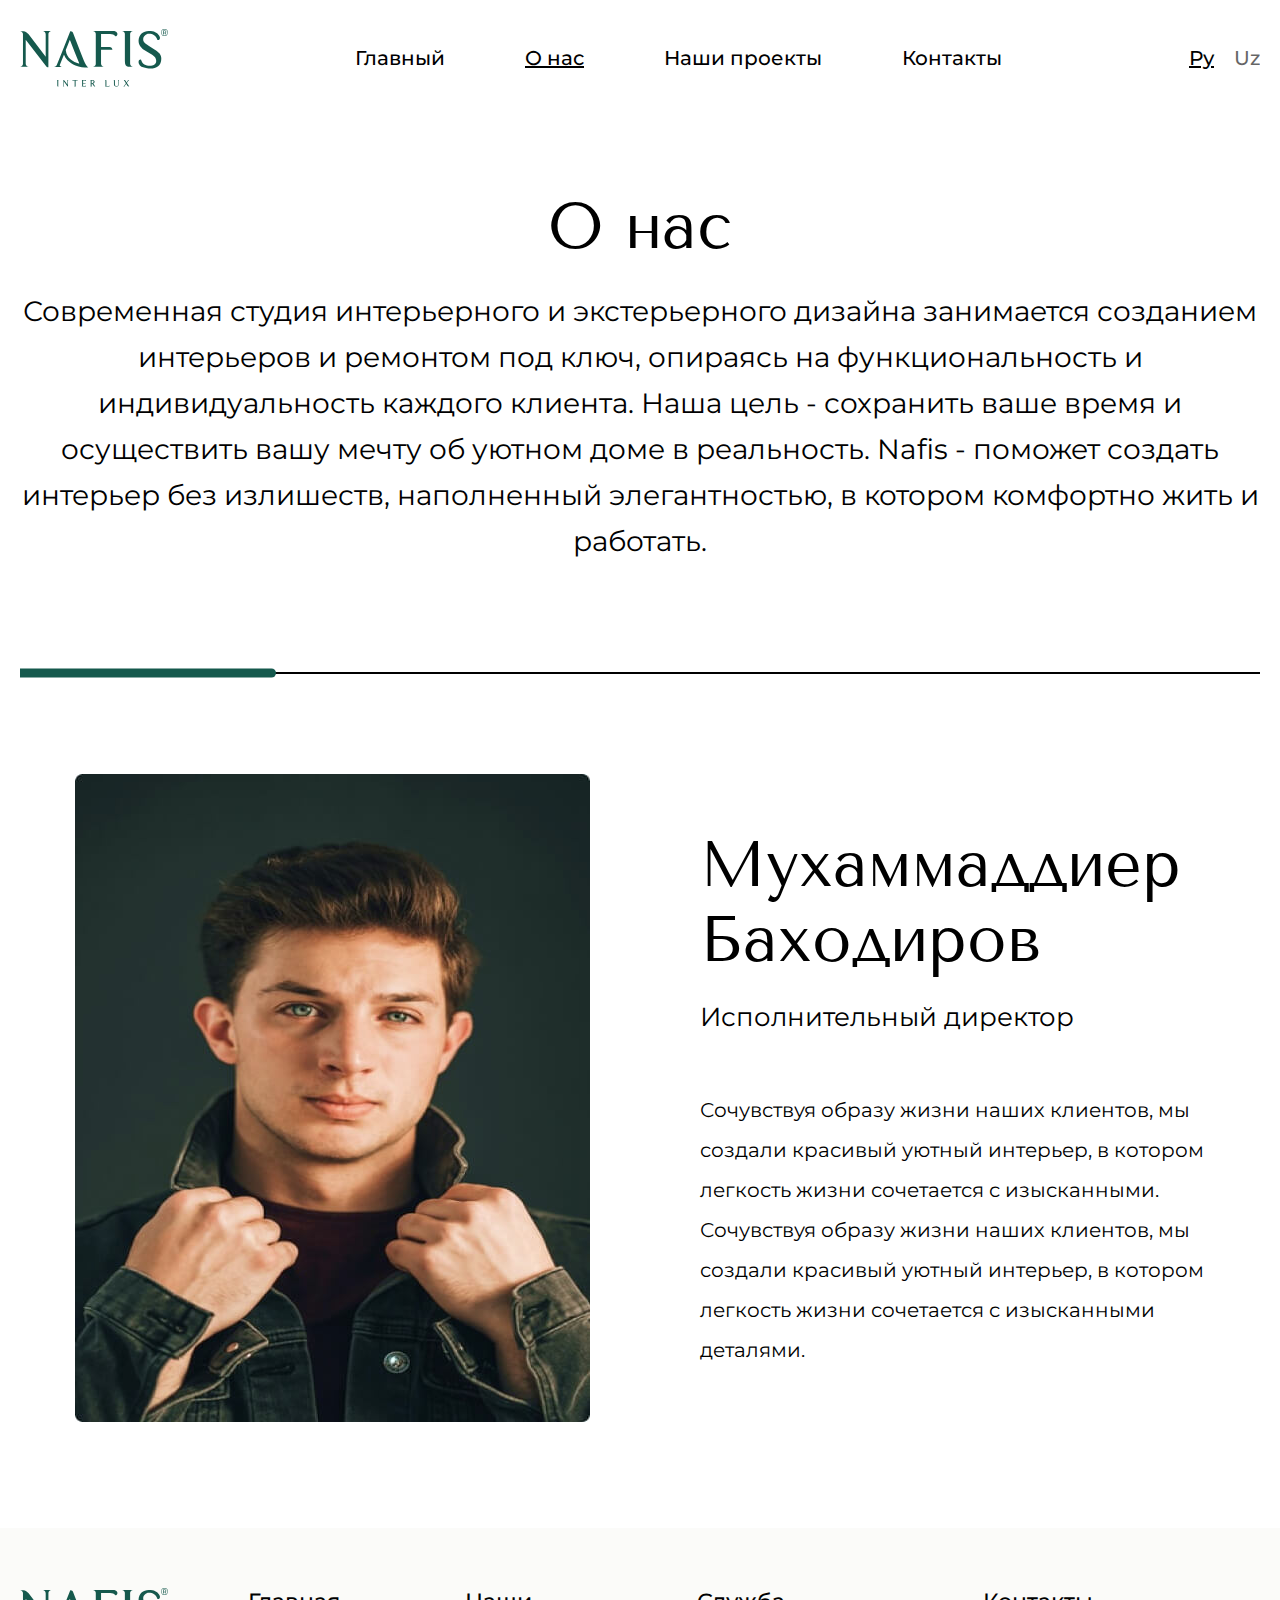
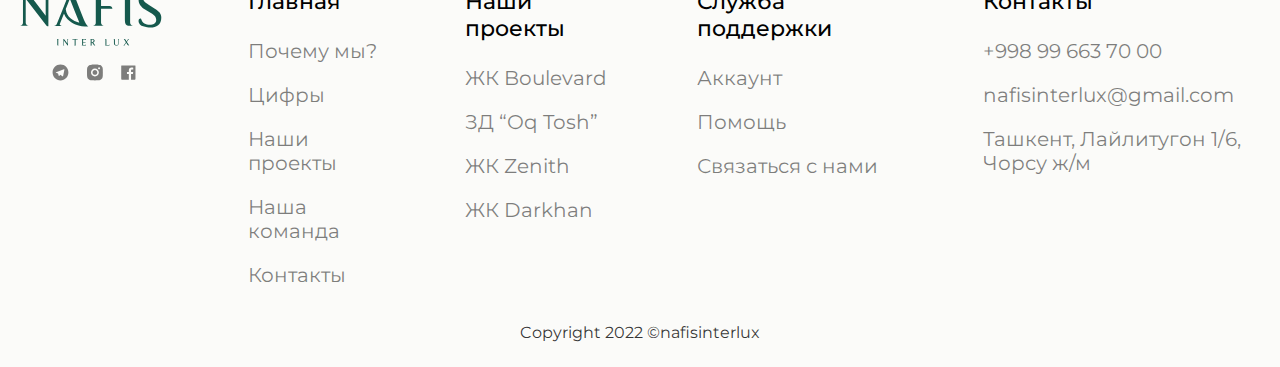
<file: about.html>
<!DOCTYPE html>
<html lang="en">
<head>
    <meta charset="UTF-8">
    <meta http-equiv="X-UA-Compatible" content="IE=edge">
    <meta name="viewport" content="width=device-width, initial-scale=1.0">
    <link rel="stylesheet" href="./css/main.css">
    <title>About | Nafis Website</title>
</head>
<body>
    <header class="header-plus">
        <div class="container">
            <div class="header__container">
                <a class="header__logo-link" href="index.html"><img class="header__logo-img" src="./img/footer-logo.svg" alt="Logotype of this Web Page"></a>
                
                <nav class="navbar">
                    <ul class="header__list">
                        <li class="header__item"><a class="header__item-link" href="./index.html">Главный</a></li>
                        <li class="header__item"><a class="header__item-link header__item-link--active" href="#">О нас</a></li>
                        <li class="header__item"><a class="header__item-link" href="./project.html">Наши проекты</a></li>
                        <li class="header__item"><a class="header__item-link" href="#contact">Контакты</a></li>
                    </ul>
                </nav>
                
                <ul class="header__right-list">
                    <li class="header__ru"><a class="header__ru-link header__ru-link--active" href="#">Ру</a></li>
                    <li class="header__ru"><a class="header__ru-link" href="#">Uz</a></li>
                </ul>
            </div>
        </div>
    </header>
    
    <main class="main">
        <section class="about-hero">
            <div class="container">
                <div class="about-h__container">
                    <div class="about-h__top-wrapper">
                        <h2 class="about-h__heading">О нас</h2>
                        
                        <p class="about-h__text">Современная студия интерьерного и экстерьерного дизайна занимается созданием интерьеров и ремонтом под ключ, опираясь на функциональность и индивидуальность каждого клиента. Наша цель - сохранить ваше время и осуществить вашу мечту об уютном доме в реальность. Nafis - поможет создать интерьер без излишеств, наполненный элегантностью, в котором комфортно жить и работать.</p>
                    </div>
                    
                    <hr class="about-h__line">
                    
                    <div class="about-h__wrapper">
                        <img src="./img/person-2.jpg" alt="person's Photo" class="about-h__img" width="515" height="648">
                        
                        <div class="about-h__text-wrapper">
                            <h3 class="about-h__inner-heading">Мухаммаддиер Баходиров</h3>
                            
                            <p class="about-h__inner-subheading">Исполнительный директор</p>
                            
                            <p class="about-h__inner-text">Сочувствуя образу жизни наших клиентов, мы создали красивый уютный интерьер, в котором легкость жизни сочетается с изысканными. Сочувствуя образу жизни наших клиентов, мы создали красивый уютный интерьер, в котором легкость жизни сочетается с изысканными деталями.</p>
                        </div>
                    </div>
                </div>
            </div>
        </section>
    </main>
    
    <footer class="footer">
        <div class="container">
            <div class="footer__container">
                <div class="footer__wrapper">
                    <div class="footer__first">
                        <a href="./index.html" class="footer__logo-link"><img src="./img/footer-logo.svg" alt="footer logo" class="footer-logo" width="148"></a>
                        
                        <ul class="footer__icon-list">
                            <li class="footer__icon-item"><a href="#" class="footer__icon-link"><img src="./img/telegram-icon.svg" alt="telegram-icon" class="footer__icon-img"></a></li>
                            
                            <li class="footer__icon-item"><a href="#" class="footer__icon-link"><img src="./img/instagram-icon.svg" alt="instagram-icon" class="footer__icon-img"></a></li>
                            
                            <li class="footer__icon-item"><a href="#" class="footer__icon-link"><img src="./img/facebook-icon.svg" alt="facebook-icon" class="footer__icon-img"></a></li>
                        </ul>
                    </div>
                    
                    <ul class="footer__main-list">
                        <li class="footer__main-item">
                            <p class="footer__main-item-heading">Главная</p>
                            <a href="#why" class="footer__main-item-link">Почему мы?</a>
                            <a href="#standart" class="footer__main-item-link">Цифры</a>
                            <a href="#project" class="footer__main-item-link">Наши проекты</a>
                            <a href="#group" class="footer__main-item-link">Наша команда</a>
                            <a href="#contact" class="footer__main-item-link">Контакты</a>
                        </li>
                        
                        <li class="footer__main-item">
                            <p class="footer__main-item-heading">Наши проекты</p>
                            <a href="./boulevard.html" class="footer__main-item-link">ЖК Boulevard</a>
                            <a href="./oqtosh.html" class="footer__main-item-link">ЗД “Oq Tosh”</a>
                            <a href="./zenit.html" class="footer__main-item-link">ЖК Zenith</a>
                            <a href="./darxon.html" class="footer__main-item-link">ЖК Darkhan</a>
                        </li>
                        
                        <li class="footer__main-item">
                            <p class="footer__main-item-heading">Служба поддержки</p>
                            <a href="#" class="footer__main-item-link">Аккаунт</a>
                            <a href="#" class="footer__main-item-link">Помощь</a>
                            <a href="#" class="footer__main-item-link">Связаться с нами</a>
                        </li>
                        
                        <li class="footer__main-item">
                            <p class="footer__main-item-heading">Контакты</p>
                            <a class="footer__main-item-tel" href="tel:+998 99 663 70 00">+998 99 663 70 00</a>
                            <a class="footer__main-item-mail" href="mailto:nafisinterlux@gmail.com">nafisinterlux@gmail.com</a>
                            <p class="footer__main-item-location">Ташкент, Лайлитугон 1/6, Чорсу ж/м</p>
                        </li>
                    </ul>
                </div>
                
                <p class="footer__bottom-text">Copyright 2022 ©nafisinterlux</p>
            </div>
        </div>
    </footer>
</body>
</html>
</file>
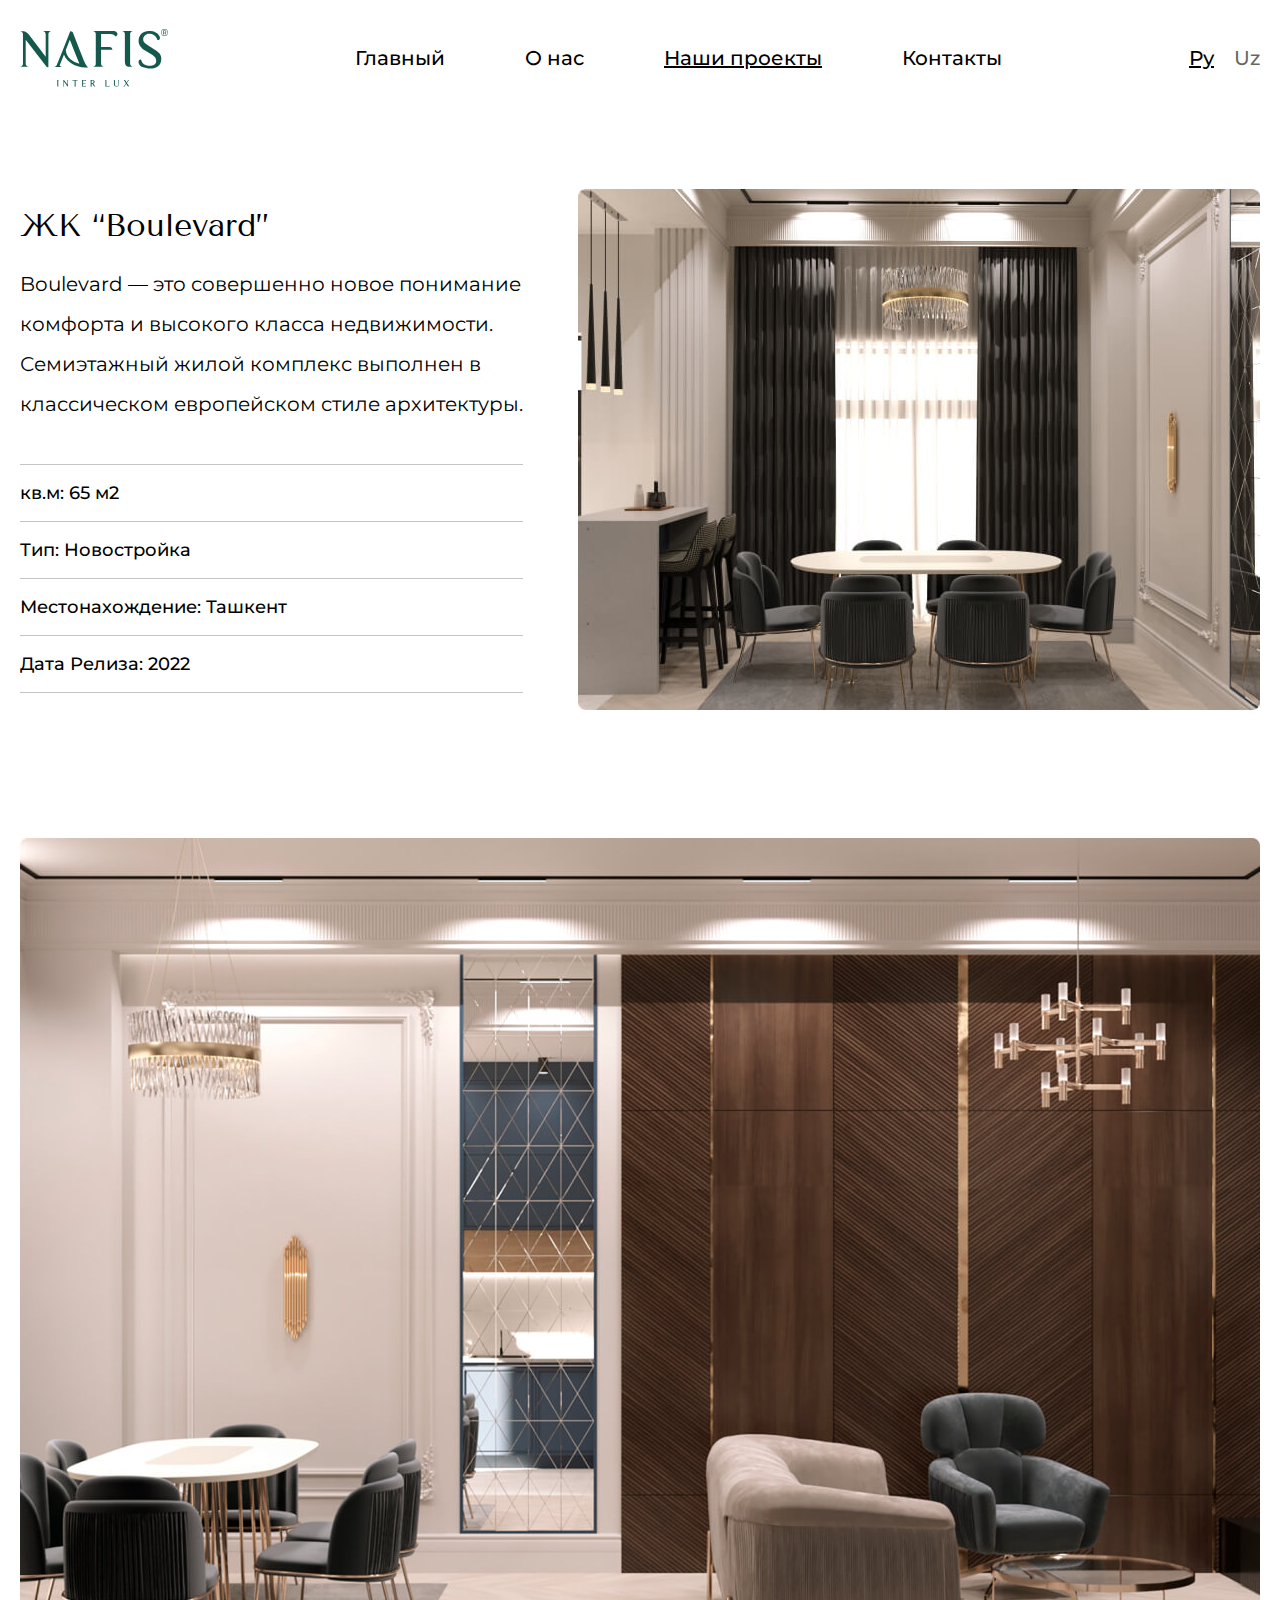
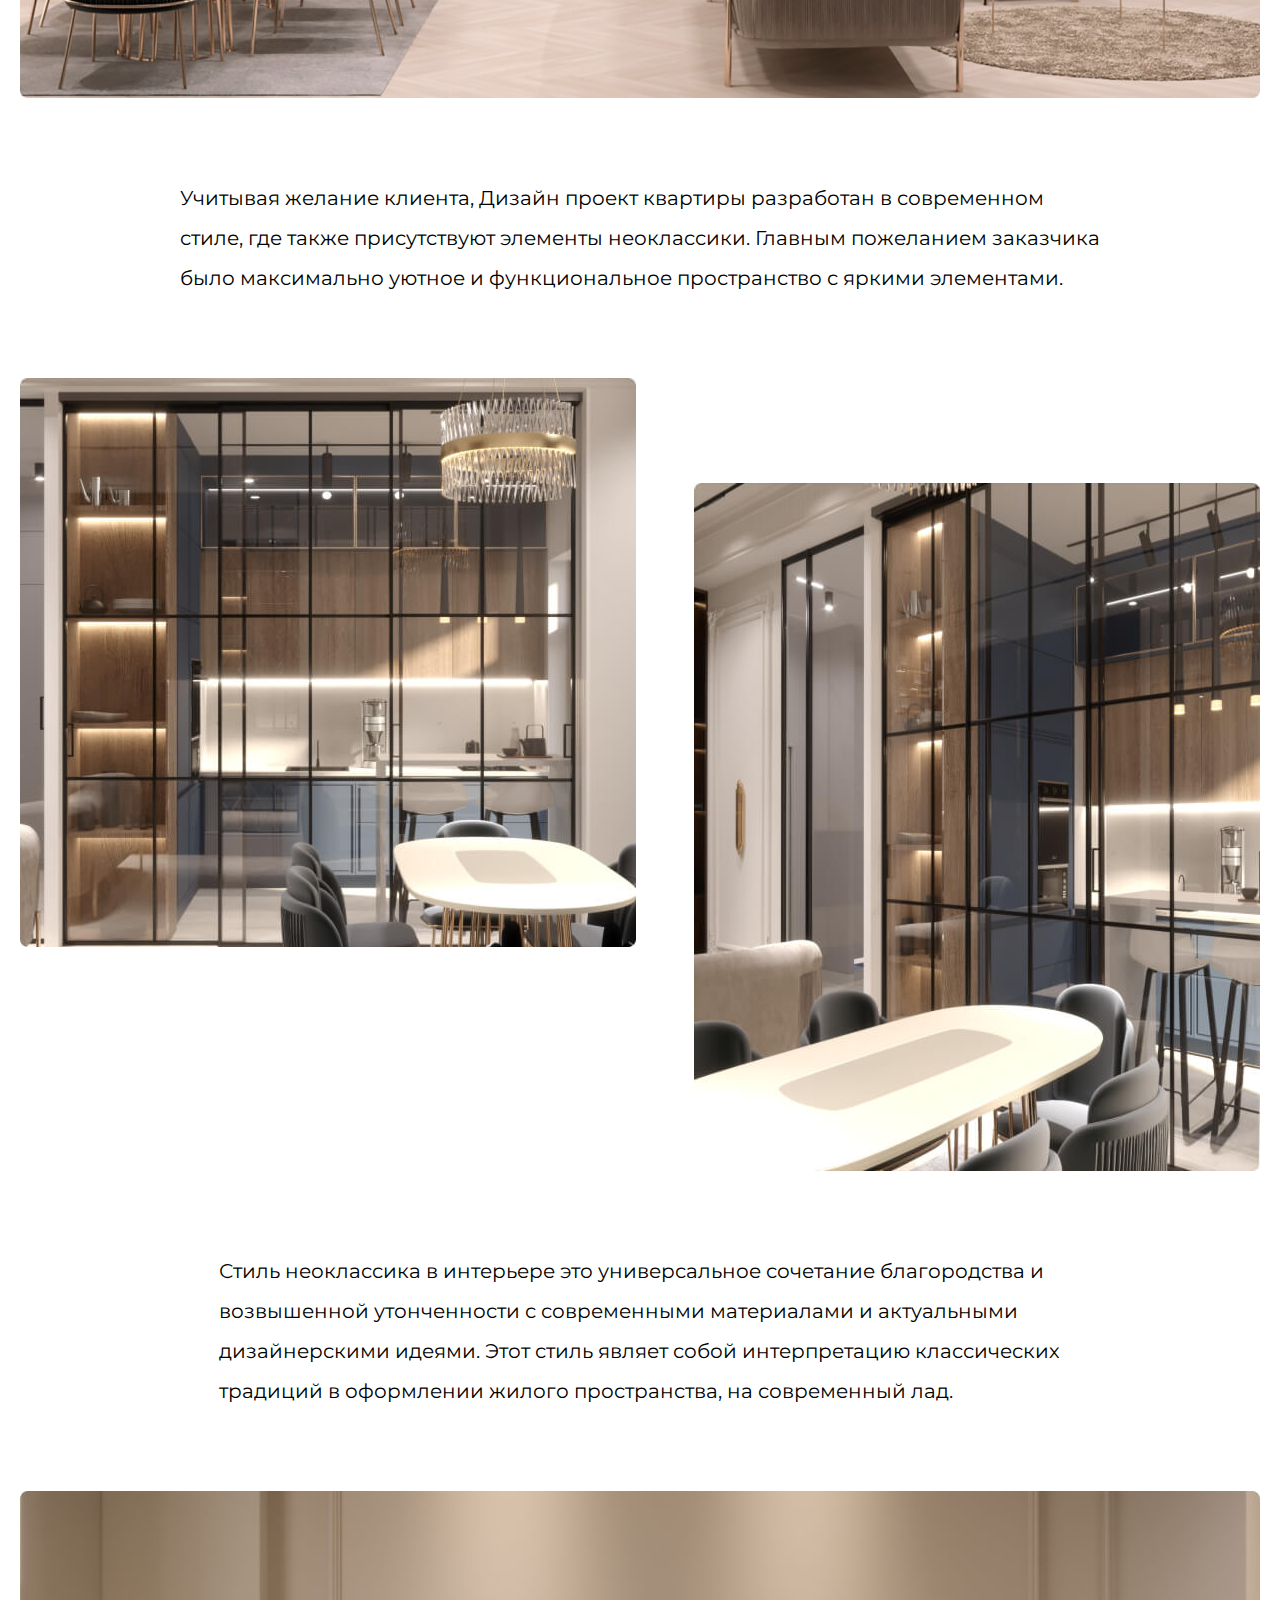
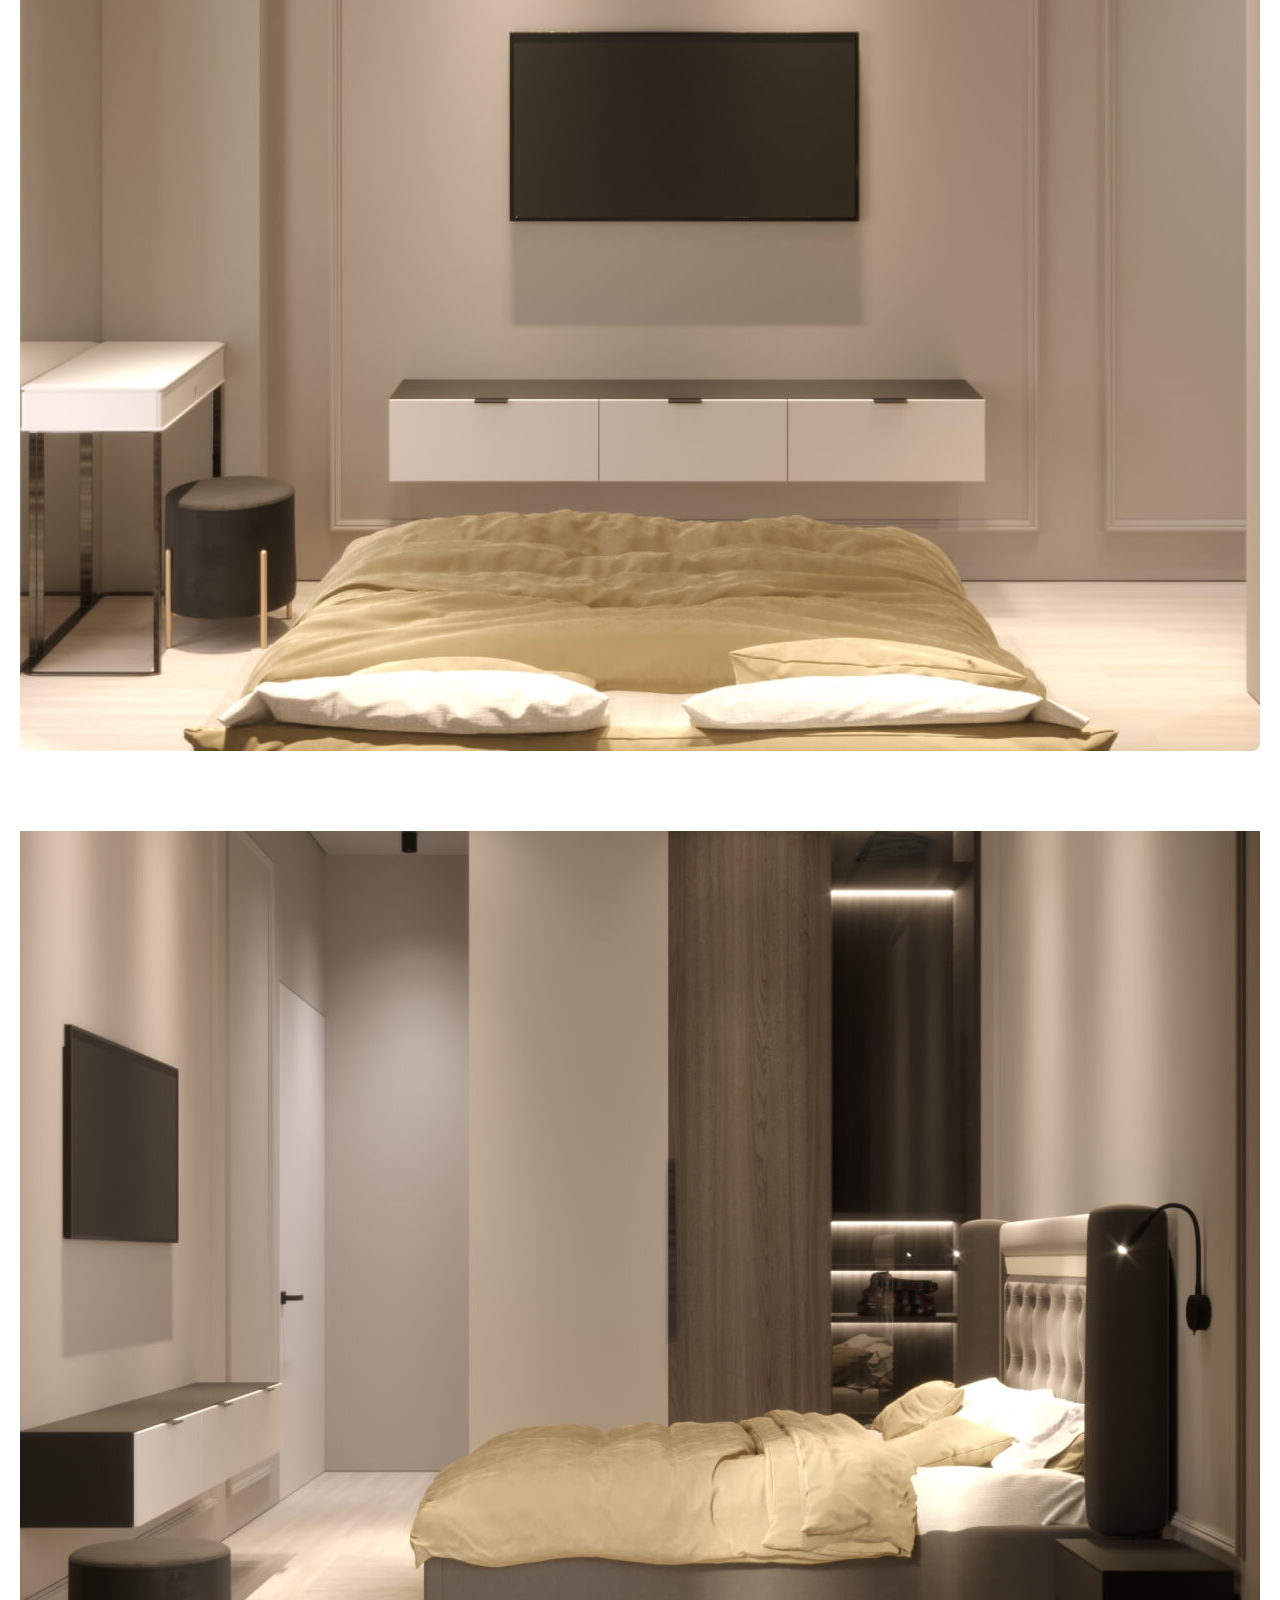
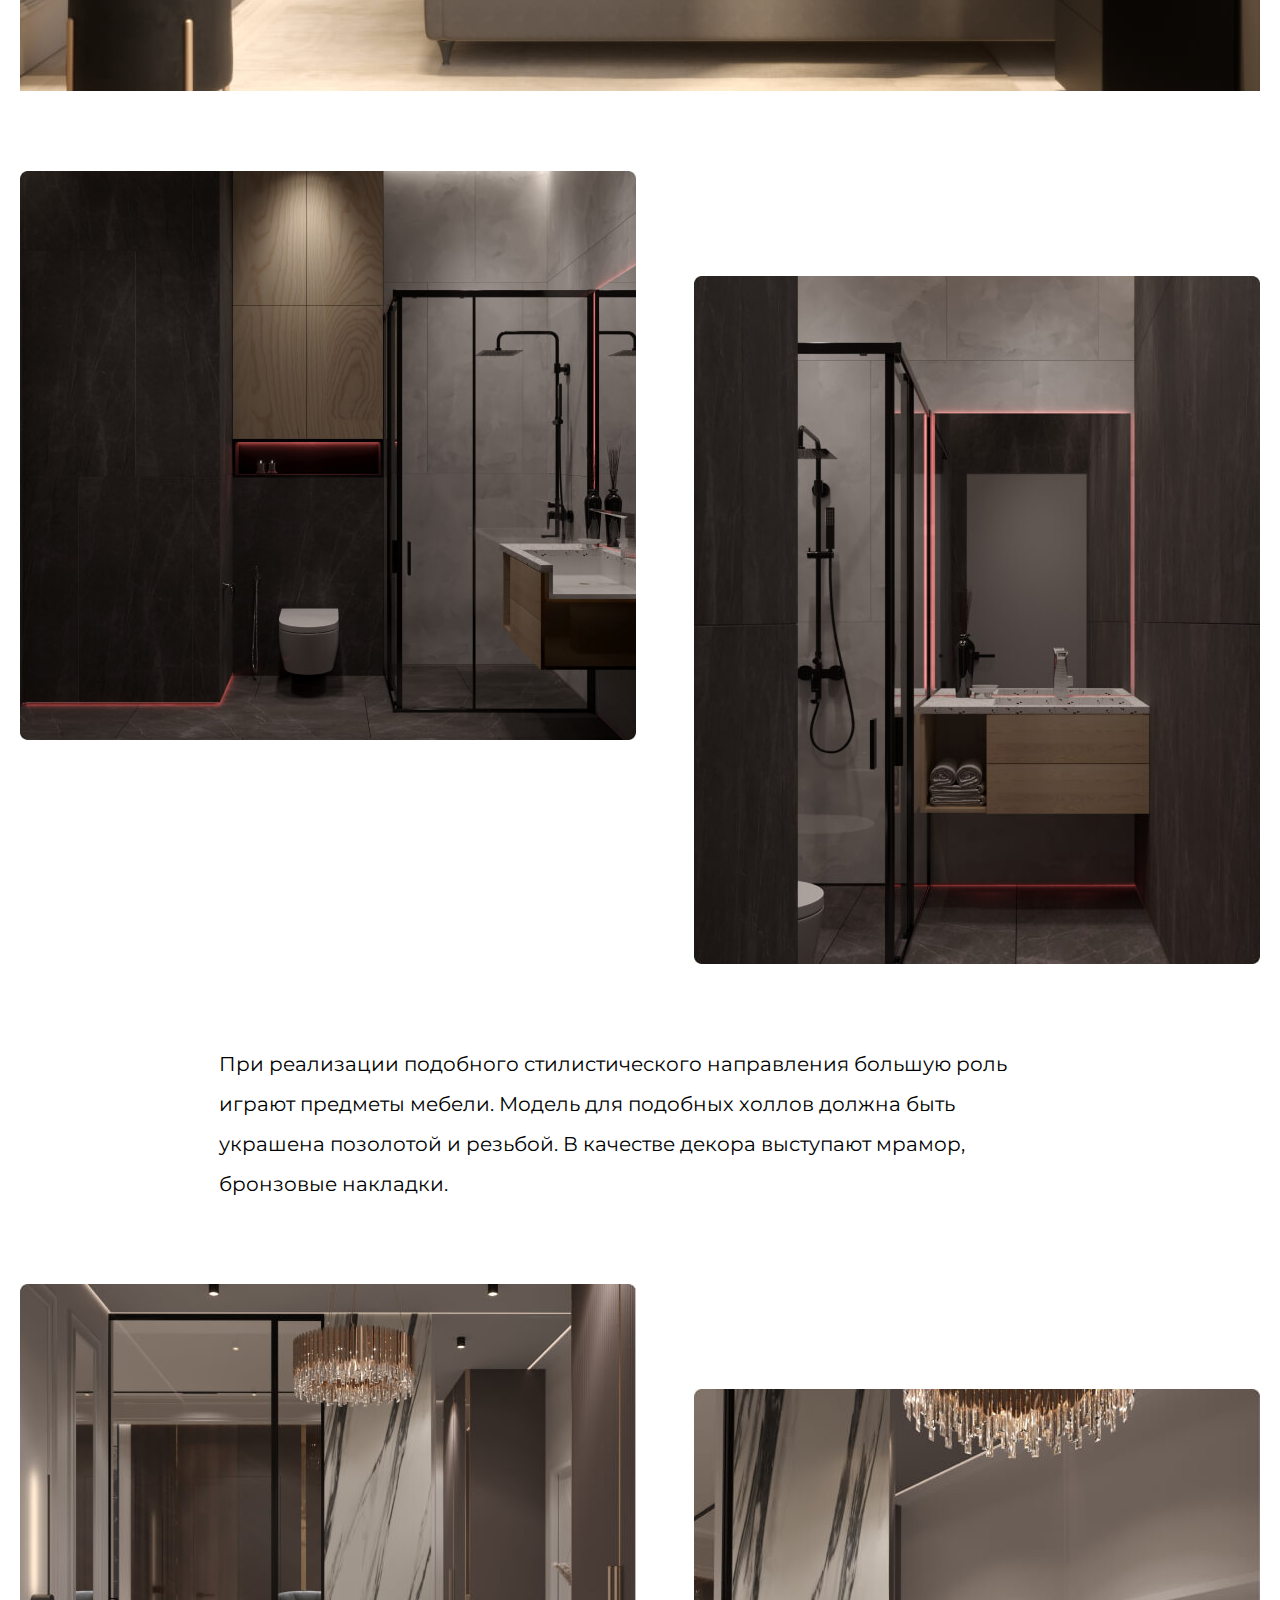
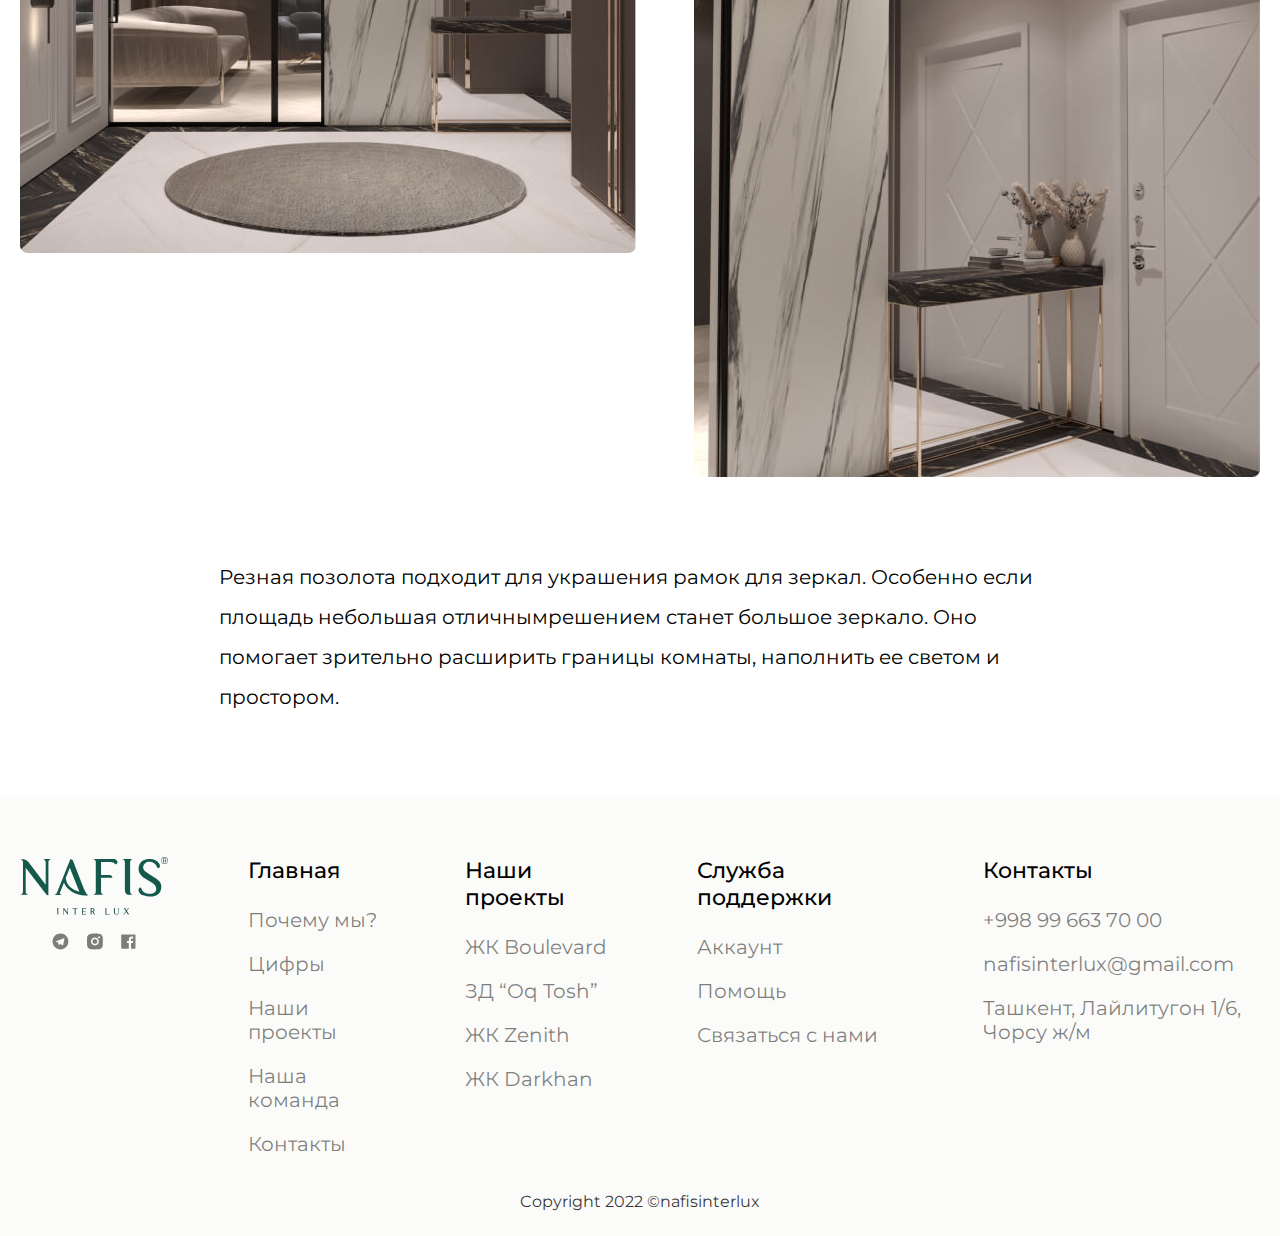
<file: boulevard.html>
<!DOCTYPE html>
<html lang="en">
<head>
    <meta charset="UTF-8">
    <meta http-equiv="X-UA-Compatible" content="IE=edge">
    <meta name="viewport" content="width=device-width, initial-scale=1.0">
    <link rel="stylesheet" href="./css/main.css">
    <title>Boulevard | Home Decoration</title>
</head>
<body>
    <header class="header-plus">
        <div class="container">
            <div class="header__container">
                <a class="header__logo-link" href="index.html"><img class="header__logo-img" src="./img/footer-logo.svg" alt="Logotype of this Web Page"></a>
                
                <nav class="navbar">
                    <ul class="header__list">
                        <li class="header__item"><a class="header__item-link" href="./index.html">Главный</a></li>
                        <li class="header__item"><a class="header__item-link" href="./about.html">О нас</a></li>
                        <li class="header__item"><a class="header__item-link header__item-link--active" href="./project.html">Наши проекты</a></li>
                        <li class="header__item"><a class="header__item-link" href="#contact">Контакты</a></li>
                    </ul>
                </nav>
                
                <ul class="header__right-list">
                    <li class="header__ru"><a class="header__ru-link header__ru-link--active" href="#">Ру</a></li>
                    <li class="header__ru"><a class="header__ru-link" href="#">Uz</a></li>
                </ul>
            </div>
        </div>
    </header>

    <main class="main">
        <section class="hero-b">
            <div class="container">
                <div class="hero-b__container">
                    <div class="hero-b__wrapper">
                        <h2 class="hero-b__heading">ЖК “Boulevard”</h2>

                        <p class="hero-b__text">Boulevard — это совершенно новое понимание комфорта и высокого класса недвижимости. Семиэтажный жилой комплекс выполнен в классическом европейском стиле архитектуры.</p>

                        <p class="hero-b__info">кв.м: 65 м2</p>
                        <p class="hero-b__info">Тип: Новостройка</p>
                        <p class="hero-b__info">Местонахождение: Ташкент</p>
                        <p class="hero-b__info">Дата Релиза: 2022</p>
                    </div>

                    <img class="hero-b__img" src="./img/hero-b-img.jpg" alt="hero boulevard img" width="682" height="521">
                </div>
            </div>
        </section>

        <section class="boulevard-img">
            <div class="container">
                <div class="first-img__wrapper">
                    <img src="./img/first-img.jpg" alt="boulevard-img" class="first-img" width="1240" height="860">

                    <p class="boulevard__text">Учитывая желание клиента, Дизайн проект квартиры разработан в современном стиле, где также присутствуют элементы неоклассики. Главным пожеланием заказчика было максимально уютное и функциональное пространство с яркими элементами.</p>
                </div>

                <ul class="second__img-wrapper">
                    <li class="second__image"><img src="./img/second-1.jpg" alt="second-1" width="616" height="569"></li>

                    <li class="second__image"><img src="./img/second-2.jpg" alt="second-2" width="566" height="688"></li>
                </ul>

                <div class="main__text-wrapper">
                    <p class="boulevard__third-text">Стиль неоклассика в интерьере это универсальное сочетание благородства и возвышенной утонченности с современными материалами и актуальными дизайнерскими идеями. Этот стиль являет собой интерпретацию классических традиций в оформлении жилого пространства, на современный лад.</p>
                </div>

                <div class="images__wrapper">
                    <img src="./img/boulevard-1.jpg" alt="boulevard" width="1240" height="860">

                    <img src="./img/boulevard-2.jpg" alt="boulevard" width="1240" height="860">
                </div>

                <ul class="second__img-wrapper">
                    <li class="second__image"><img src="./img/boulevard-3.jpg" alt="boulevard-3.jpg" width="616" height="569"></li>

                    <li class="second__image"><img src="./img/boulevard-4.jpg" alt="boulevard-4.jpg" width="566" height="688"></li>
                </ul>

                <div class="main__text-wrapper">
                    <p class="boulevard__third-text">При реализации подобного стилистического направления большую роль играют предметы мебели. Модель для подобных холлов должна быть украшена позолотой и резьбой. В качестве декора выступают мрамор, бронзовые накладки. </p>
                </div>

                <ul class="second__img-wrapper">
                    <li class="second__image"><img src="./img/boulevard-5.jpg" alt="boulevard-3.jpg" width="616" height="569"></li>

                    <li class="second__image"><img src="./img/boulevard-6.jpg" alt="boulevard-4.jpg" width="566" height="688"></li>
                </ul>

                <div class="main__text-wrapper">
                    <p class="boulevard__third-text">Резная позолота подходит для украшения рамок для зеркал. Особенно если площадь небольшая отличнымрешением станет большое зеркало. Оно помогает зрительно расширить границы комнаты, наполнить ее светом и простором.</p>
                </div>
            </div>
        </section>
    </main>

    <footer class="footer">
        <div class="container">
            <div class="footer__container">
                <div class="footer__wrapper">
                    <div class="footer__first">
                        <a href="./index.html" class="footer__logo-link"><img src="./img/footer-logo.svg" alt="footer logo" class="footer-logo" width="148"></a>

                        <ul class="footer__icon-list">
                            <li class="footer__icon-item"><a href="#" class="footer__icon-link"><img src="./img/telegram-icon.svg" alt="telegram-icon" class="footer__icon-img"></a></li>

                            <li class="footer__icon-item"><a href="#" class="footer__icon-link"><img src="./img/instagram-icon.svg" alt="instagram-icon" class="footer__icon-img"></a></li>

                            <li class="footer__icon-item"><a href="#" class="footer__icon-link"><img src="./img/facebook-icon.svg" alt="facebook-icon" class="footer__icon-img"></a></li>
                        </ul>
                    </div>

                    <ul class="footer__main-list">
                        <li class="footer__main-item">
                            <p class="footer__main-item-heading">Главная</p>
                            <a href="#why" class="footer__main-item-link">Почему мы?</a>
                            <a href="#standart" class="footer__main-item-link">Цифры</a>
                            <a href="#project" class="footer__main-item-link">Наши проекты</a>
                            <a href="#group" class="footer__main-item-link">Наша команда</a>
                            <a href="#contact" class="footer__main-item-link">Контакты</a>
                        </li>

                        <li class="footer__main-item">
                            <p class="footer__main-item-heading">Наши проекты</p>
                            <a href="#" class="footer__main-item-link">ЖК Boulevard</a>
                            <a href="./oqtosh.html" class="footer__main-item-link">ЗД “Oq Tosh”</a>
                            <a href="./zenit.html" class="footer__main-item-link">ЖК Zenith</a>
                            <a href="./darxon.html" class="footer__main-item-link">ЖК Darkhan</a>
                        </li>

                        <li class="footer__main-item">
                            <p class="footer__main-item-heading">Служба поддержки</p>
                            <a href="#" class="footer__main-item-link">Аккаунт</a>
                            <a href="#" class="footer__main-item-link">Помощь</a>
                            <a href="#" class="footer__main-item-link">Связаться с нами</a>
                        </li>

                        <li class="footer__main-item">
                            <p class="footer__main-item-heading">Контакты</p>
                            <a class="footer__main-item-tel" href="tel:+998 99 663 70 00">+998 99 663 70 00</a>
                            <a class="footer__main-item-mail" href="mailto:nafisinterlux@gmail.com">nafisinterlux@gmail.com</a>
                            <p class="footer__main-item-location">Ташкент, Лайлитугон 1/6, Чорсу ж/м</p>
                        </li>
                    </ul>
                </div>

                <p class="footer__bottom-text">Copyright 2022 ©nafisinterlux</p>
            </div>
        </div>
    </footer>
</body>
</html>
</file>
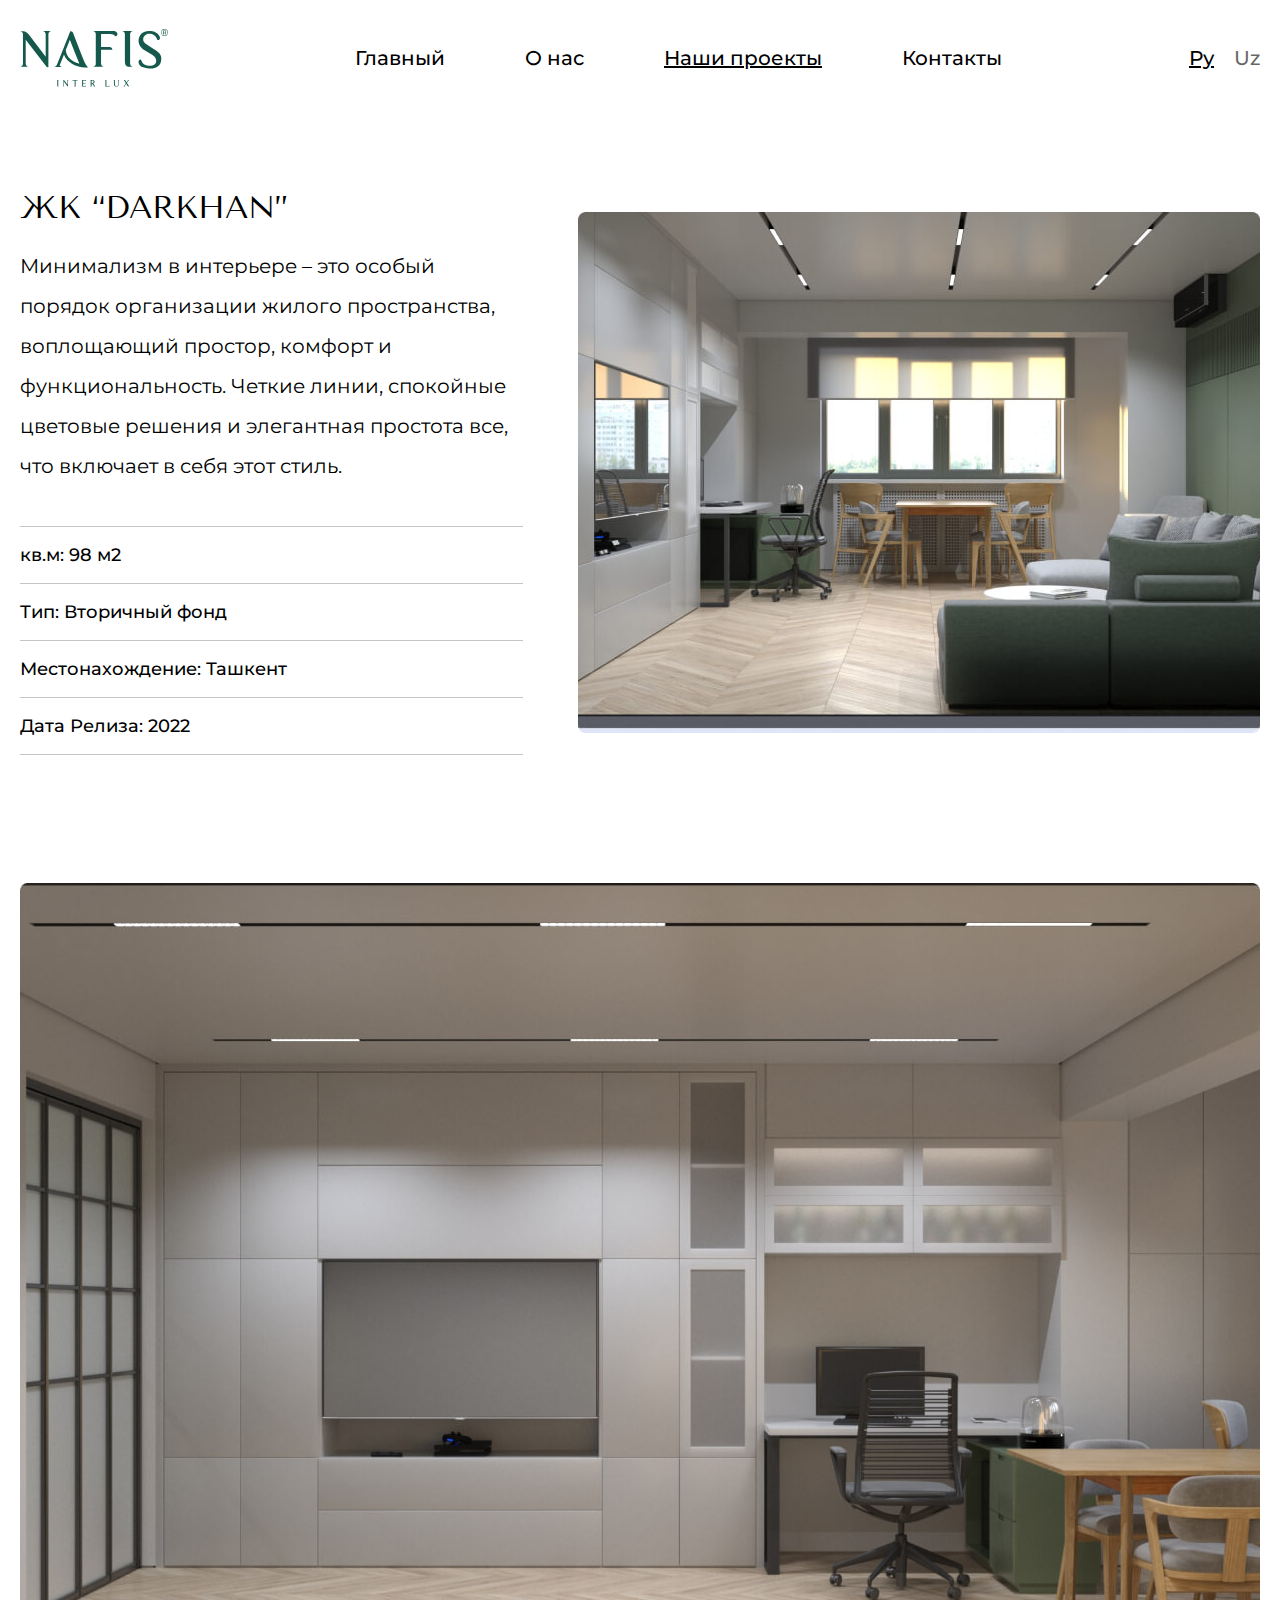
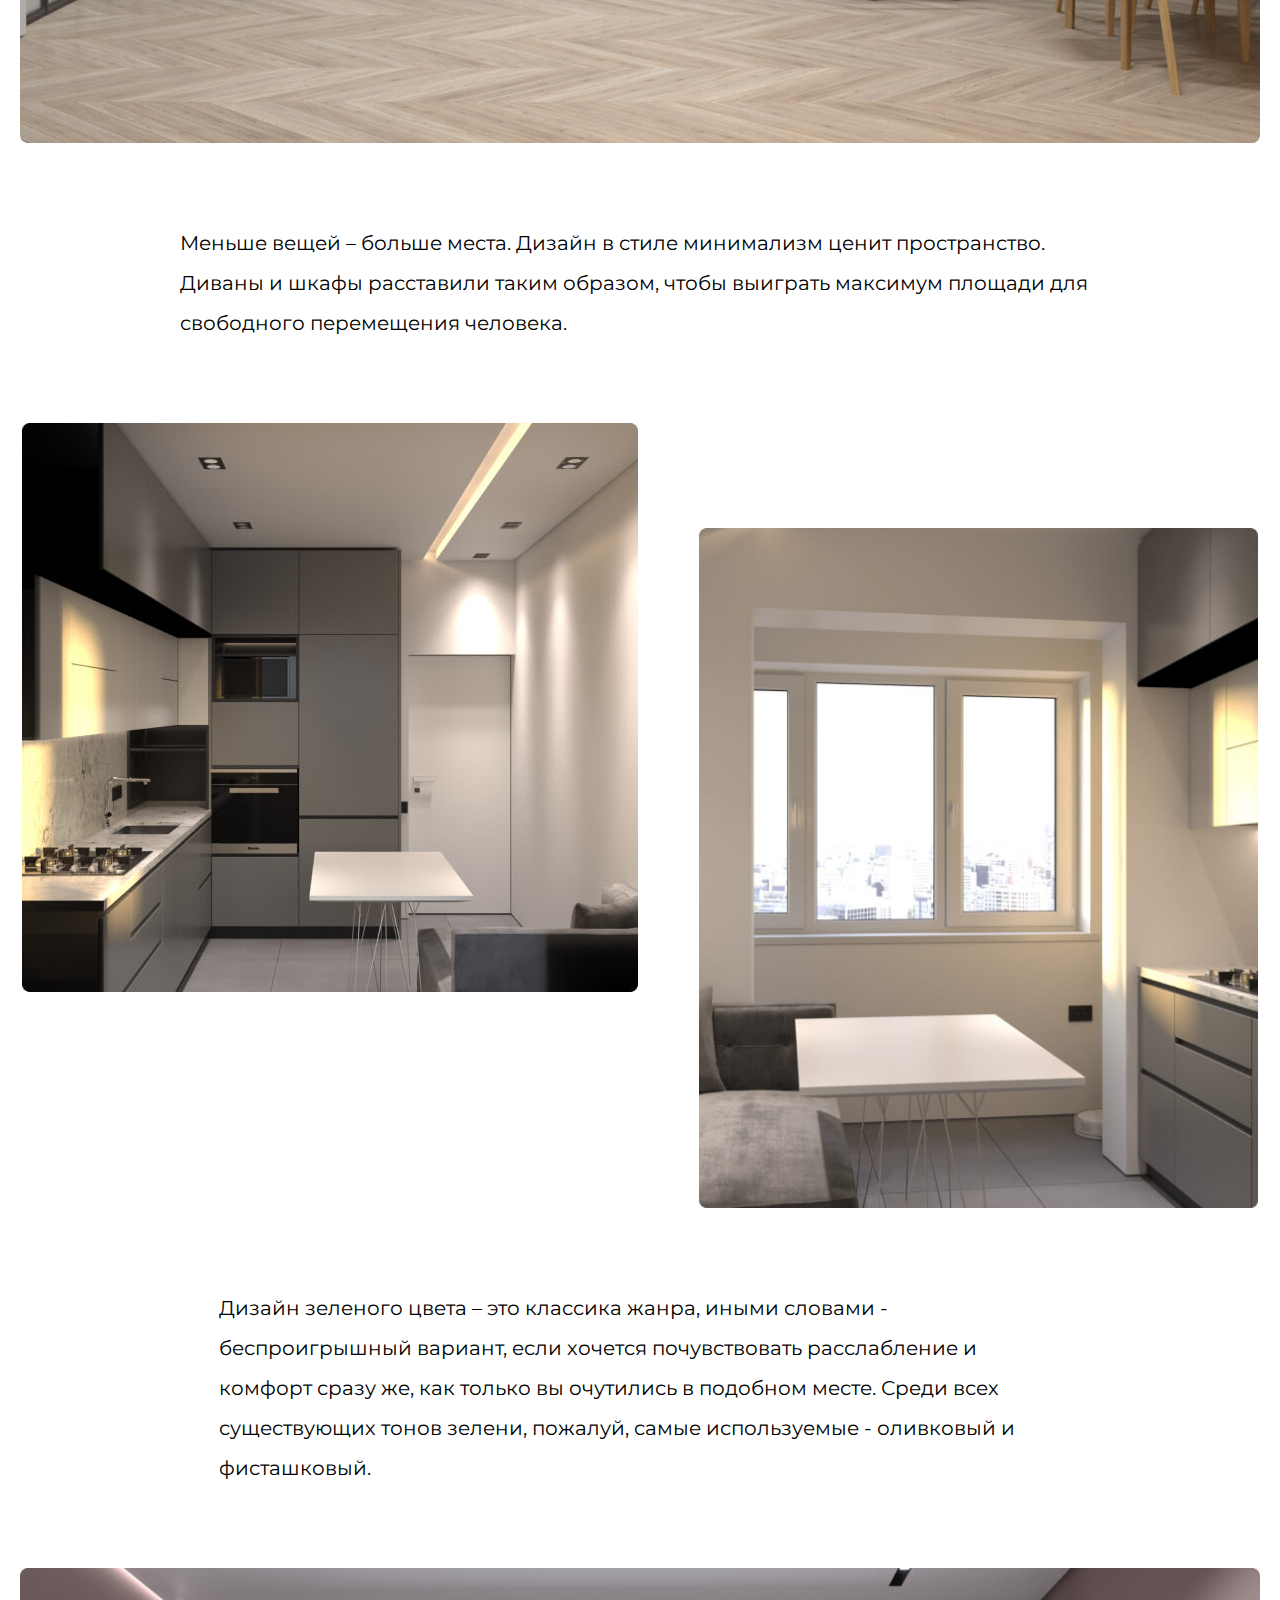
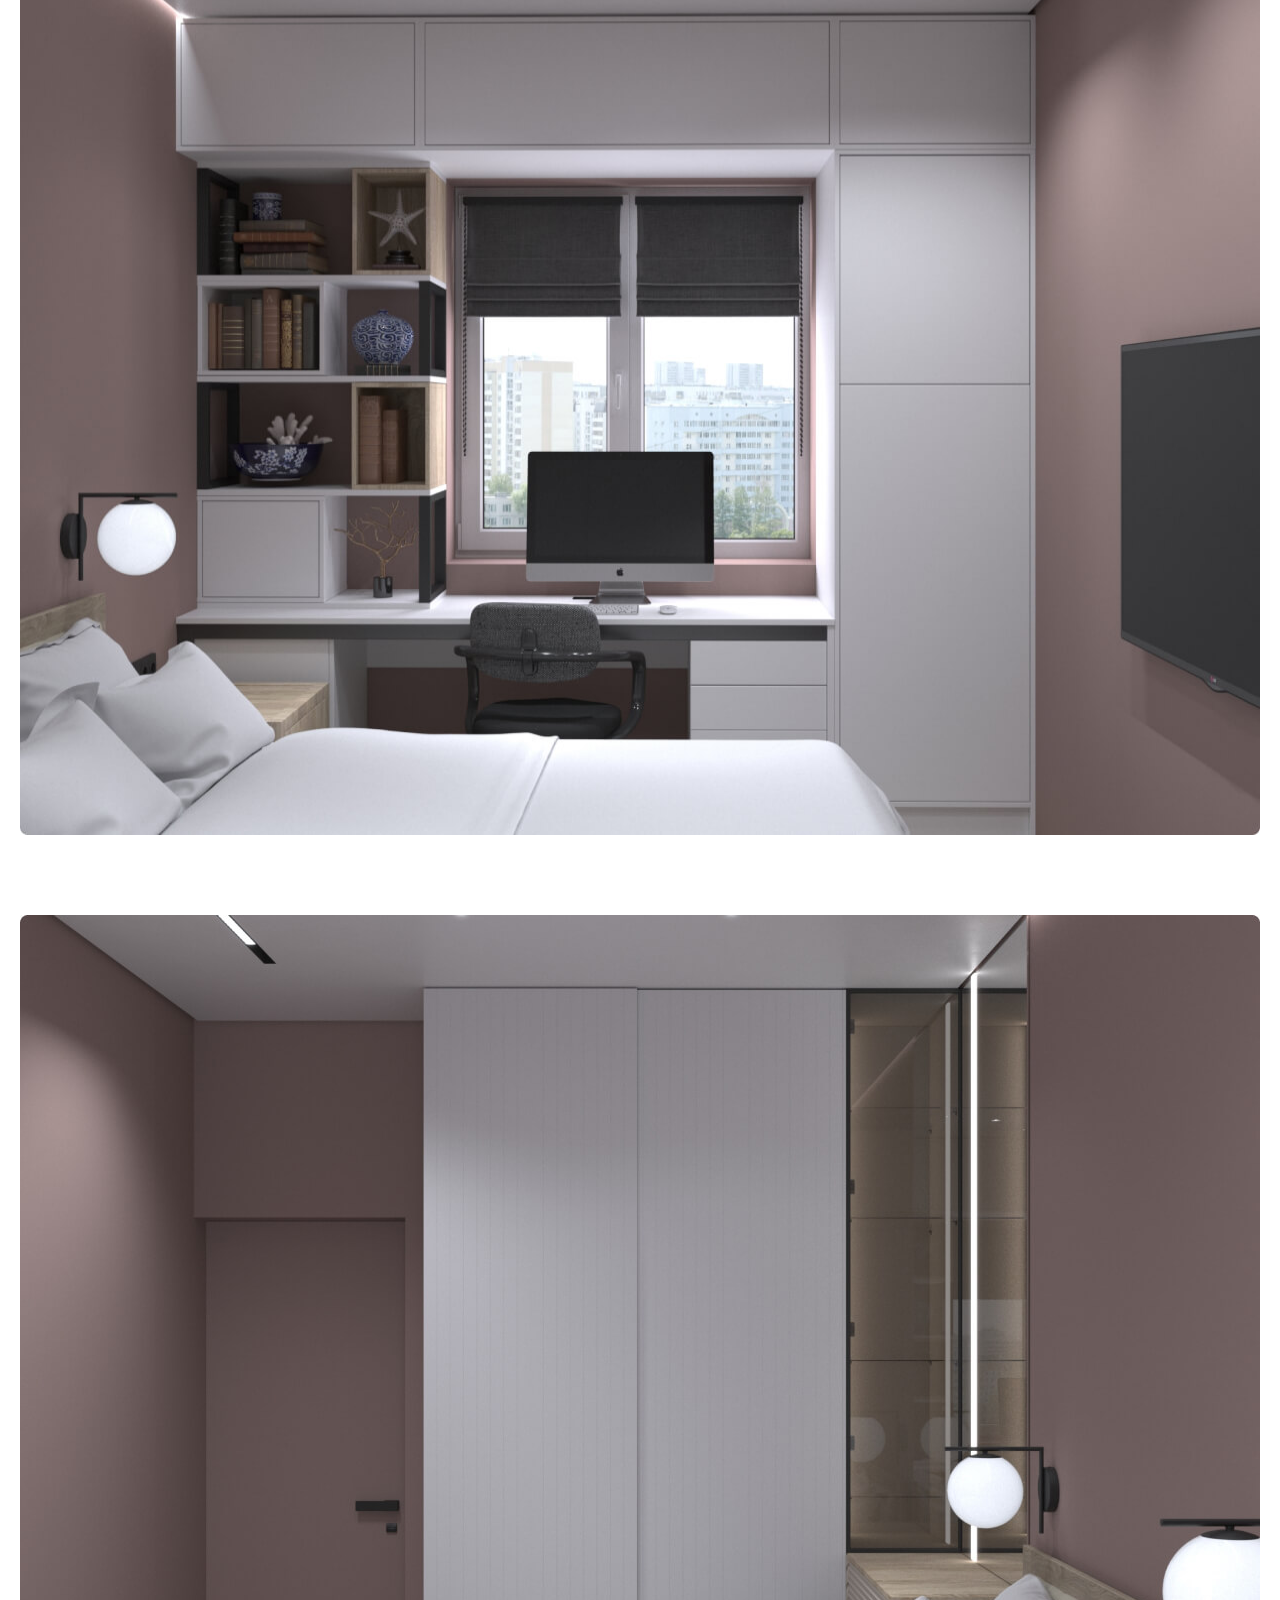
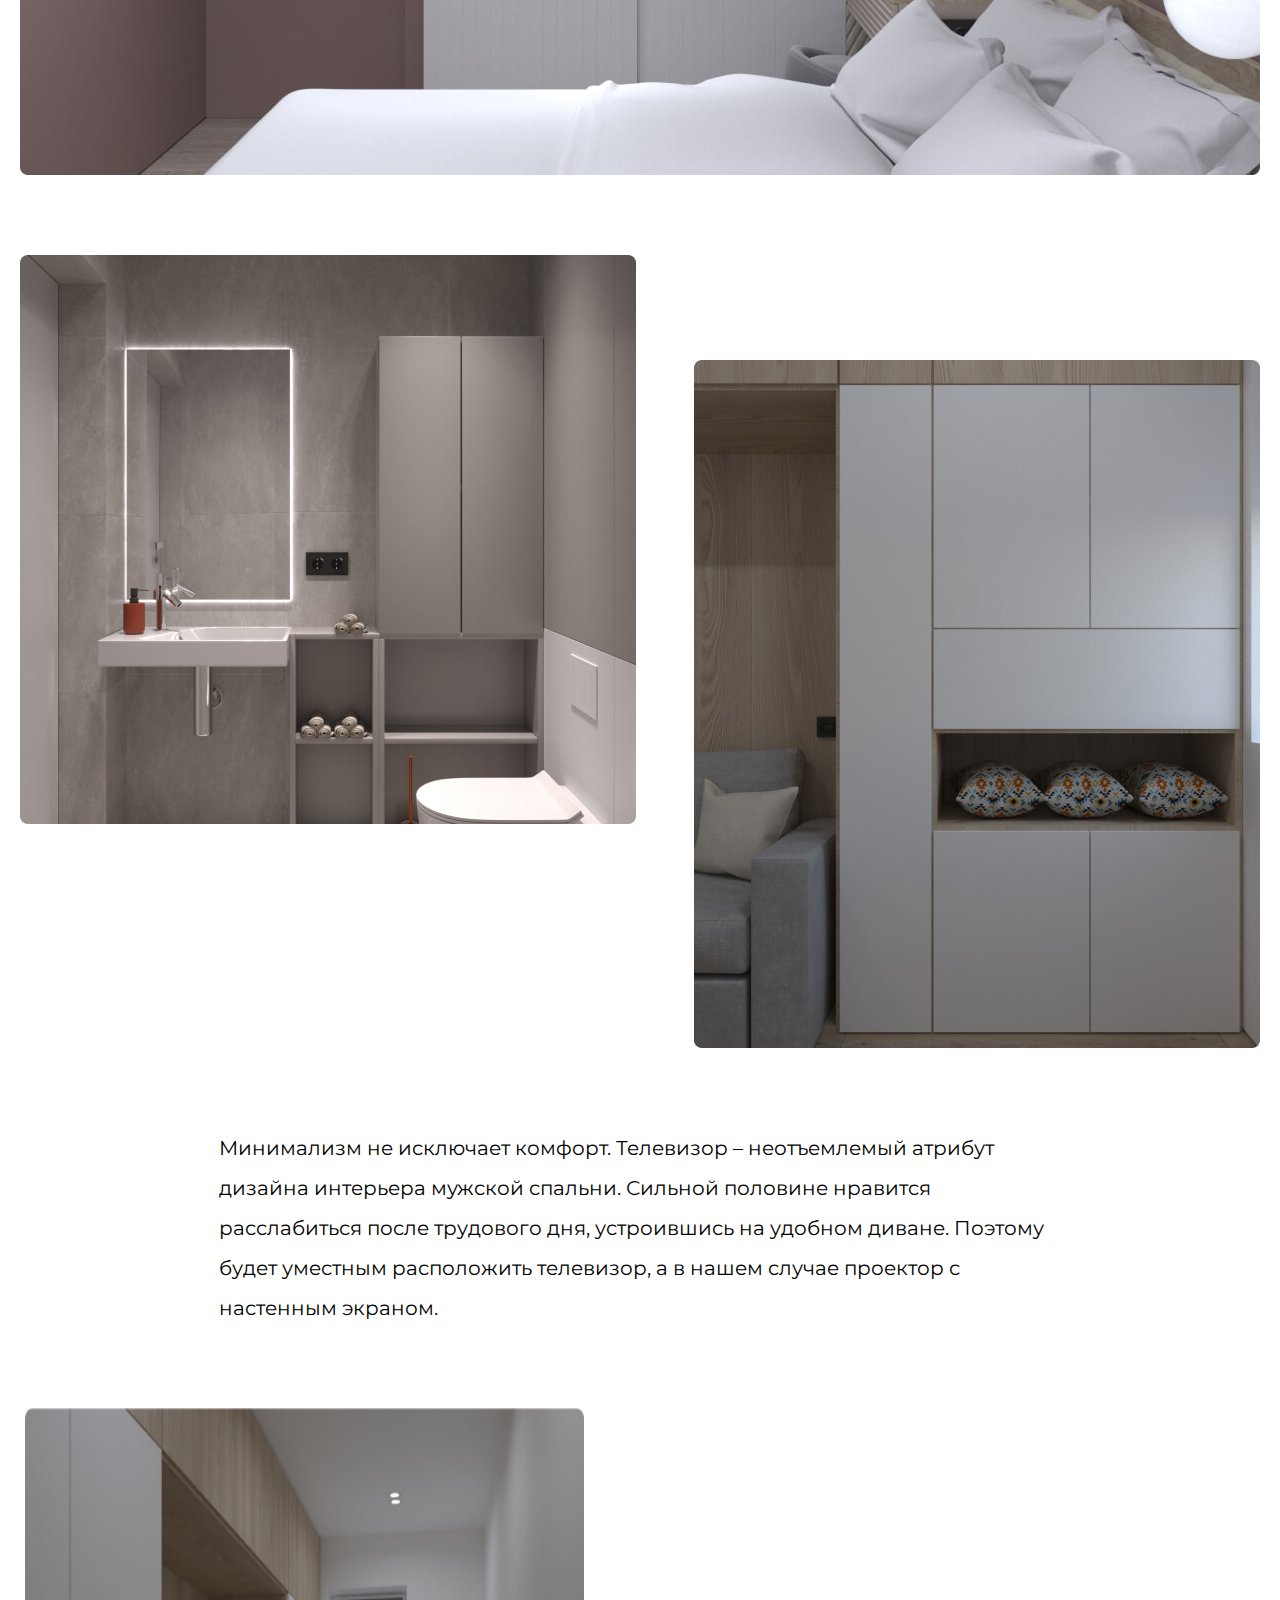
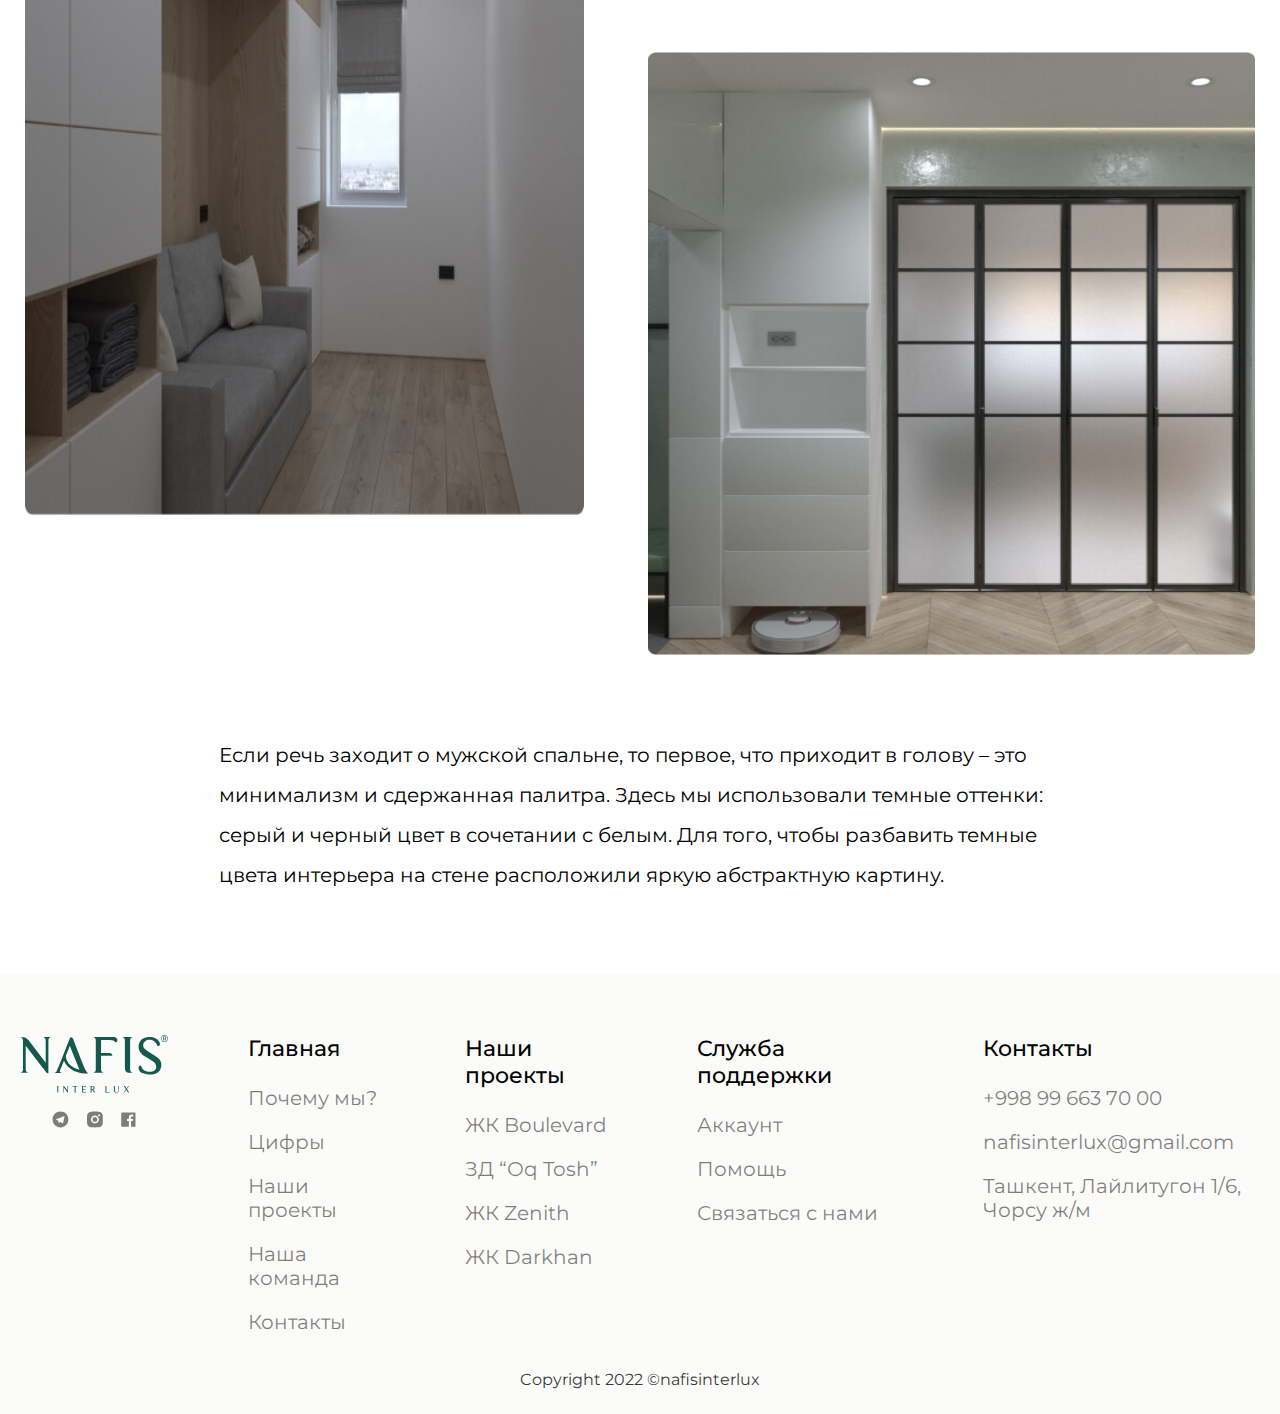
<file: darxon.html>
<!DOCTYPE html>
<html lang="en">
<head>
    <meta charset="UTF-8">
    <meta http-equiv="X-UA-Compatible" content="IE=edge">
    <meta name="viewport" content="width=device-width, initial-scale=1.0">
    <link rel="stylesheet" href="./css/main.css">
    <title>Darkhan | Home Decoration</title>
</head>
<body>
    <header class="header-plus">
        <div class="container">
            <div class="header__container">
                <a class="header__logo-link" href="index.html"><img class="header__logo-img" src="./img/footer-logo.svg" alt="Logotype of this Web Page"></a>
                
                <nav class="navbar">
                    <ul class="header__list">
                        <li class="header__item"><a class="header__item-link" href="./index.html">Главный</a></li>
                        <li class="header__item"><a class="header__item-link" href="./about.html">О нас</a></li>
                        <li class="header__item"><a class="header__item-link header__item-link--active" href="./project.html">Наши проекты</a></li>
                        <li class="header__item"><a class="header__item-link" href="#contact">Контакты</a></li>
                    </ul>
                </nav>
                
                <ul class="header__right-list">
                    <li class="header__ru"><a class="header__ru-link header__ru-link--active" href="#">Ру</a></li>
                    <li class="header__ru"><a class="header__ru-link" href="#">Uz</a></li>
                </ul>
            </div>
        </div>
    </header>

    <main class="main">
        <section class="hero-b">
            <div class="container">
                <div class="hero-b__container">
                    <div class="hero-b__wrapper">
                        <h2 class="hero-b__heading">ЖК “DARKHAN”</h2>

                        <p class="hero-b__text">Минимализм в интерьере – это особый порядок организации жилого пространства, воплощающий простор, комфорт и функциональность. Четкие линии, спокойные цветовые решения и элегантная простота все, что включает в себя этот стиль.</p>

                        <p class="hero-b__info">кв.м: 98 м2</p>
                        <p class="hero-b__info">Тип: Вторичный фонд</p>
                        <p class="hero-b__info">Местонахождение: Ташкент</p>
                        <p class="hero-b__info">Дата Релиза: 2022</p>
                    </div>

                    <img class="hero-b__img" src="./img/darxon-1.jpg" alt="hero boulevard img" width="682" height="521">
                </div>
            </div>
        </section>

        <section class="boulevard-img">
            <div class="container">
                <div class="first-img__wrapper">
                    <img src="./img/darxon-2.jpg" alt="boulevard-img" class="first-img" width="1240" height="860">

                    <p class="boulevard__text">Меньше вещей – больше места. Дизайн в стиле минимализм ценит пространство. Диваны и шкафы расставили таким образом, чтобы выиграть максимум площади для свободного перемещения человека.</p>
                </div>

                <ul class="second__img-wrapper">
                    <li class="second__image"><img src="./img/darxon-3.jpg" alt="second-1" width="616" height="569"></li>

                    <li class="second__image"><img src="./img/darxon-4.jpg" alt="second-2" width="559" height="680"></li>
                </ul>

                <div class="main__text-wrapper">
                    <p class="boulevard__third-text">Дизайн зеленого цвета – это классика жанра, иными словами - беспроигрышный вариант, если хочется почувствовать расслабление и комфорт сразу же, как только вы очутились в подобном месте. Среди всех существующих тонов зелени, пожалуй, самые используемые - оливковый и фисташковый.</p>
                </div>

                <div class="images__wrapper">
                    <img src="./img/darxon-5.jpg" alt="boulevard" width="1240" height="867">

                    <img src="./img/darxon-6.jpg" alt="boulevard" width="1240" height="860">
                </div>

                <ul class="second__img-wrapper">
                    <li class="second__image"><img src="./img/darxon-7.jpg" alt="boulevard-3.jpg" width="616" height="569"></li>

                    <li class="second__image"><img src="./img/darxon-8.jpg" alt="boulevard-4.jpg" width="566" height="688"></li>
                </ul>

                <div class="main__text-wrapper">
                    <p class="boulevard__third-text">Минимализм не исключает комфорт. Телевизор – неотъемлемый атрибут дизайна интерьера мужской спальни. Сильной половине нравится расслабиться после трудового дня, устроившись на удобном диване. Поэтому будет уместным расположить телевизор, а в нашем случае проектор с настенным экраном.</p>
                </div>

                <ul class="second__img-wrapper">
                    <li class="second__image"><img src="./img/darxon-9.jpg" alt="boulevard-3.jpg" width="559" height="707"></li>

                    <li class="second__image-heritage"><img src="./img/darxon-10.jpg" alt="boulevard-4.jpg" width="607" height="603"></li>
                </ul>

                <div class="main__text-wrapper">
                    <p class="boulevard__third-text">Если речь заходит о мужской спальне, то первое, что приходит в голову – это минимализм и сдержанная палитра. Здесь мы использовали темные оттенки: серый и черный цвет в сочетании с белым. Для того, чтобы разбавить темные цвета интерьера на стене расположили яркую абстрактную картину. </p>
                </div>
            </div>
        </section>
    </main>

    <footer class="footer">
        <div class="container">
            <div class="footer__container">
                <div class="footer__wrapper">
                    <div class="footer__first">
                        <a href="./index.html" class="footer__logo-link"><img src="./img/footer-logo.svg" alt="footer logo" class="footer-logo" width="148"></a>

                        <ul class="footer__icon-list">
                            <li class="footer__icon-item"><a href="#" class="footer__icon-link"><img src="./img/telegram-icon.svg" alt="telegram-icon" class="footer__icon-img"></a></li>

                            <li class="footer__icon-item"><a href="#" class="footer__icon-link"><img src="./img/instagram-icon.svg" alt="instagram-icon" class="footer__icon-img"></a></li>

                            <li class="footer__icon-item"><a href="#" class="footer__icon-link"><img src="./img/facebook-icon.svg" alt="facebook-icon" class="footer__icon-img"></a></li>
                        </ul>
                    </div>

                    <ul class="footer__main-list">
                        <li class="footer__main-item">
                            <p class="footer__main-item-heading">Главная</p>
                            <a href="#why" class="footer__main-item-link">Почему мы?</a>
                            <a href="#standart" class="footer__main-item-link">Цифры</a>
                            <a href="#project" class="footer__main-item-link">Наши проекты</a>
                            <a href="#group" class="footer__main-item-link">Наша команда</a>
                            <a href="#contact" class="footer__main-item-link">Контакты</a>
                        </li>

                        <li class="footer__main-item">
                            <p class="footer__main-item-heading">Наши проекты</p>
                            <a href="./boulevard.html" class="footer__main-item-link">ЖК Boulevard</a>
                            <a href="./oqtosh.html" class="footer__main-item-link">ЗД “Oq Tosh”</a>
                            <a href="./zenit.html" class="footer__main-item-link">ЖК Zenith</a>
                            <a href="#" class="footer__main-item-link">ЖК Darkhan</a>
                        </li>

                        <li class="footer__main-item">
                            <p class="footer__main-item-heading">Служба поддержки</p>
                            <a href="#" class="footer__main-item-link">Аккаунт</a>
                            <a href="#" class="footer__main-item-link">Помощь</a>
                            <a href="#" class="footer__main-item-link">Связаться с нами</a>
                        </li>

                        <li class="footer__main-item">
                            <p class="footer__main-item-heading">Контакты</p>
                            <a class="footer__main-item-tel" href="tel:+998 99 663 70 00">+998 99 663 70 00</a>
                            <a class="footer__main-item-mail" href="mailto:nafisinterlux@gmail.com">nafisinterlux@gmail.com</a>
                            <p class="footer__main-item-location">Ташкент, Лайлитугон 1/6, Чорсу ж/м</p>
                        </li>
                    </ul>
                </div>

                <p class="footer__bottom-text">Copyright 2022 ©nafisinterlux</p>
            </div>
        </div>
    </footer>
</body>
</html>
</file>
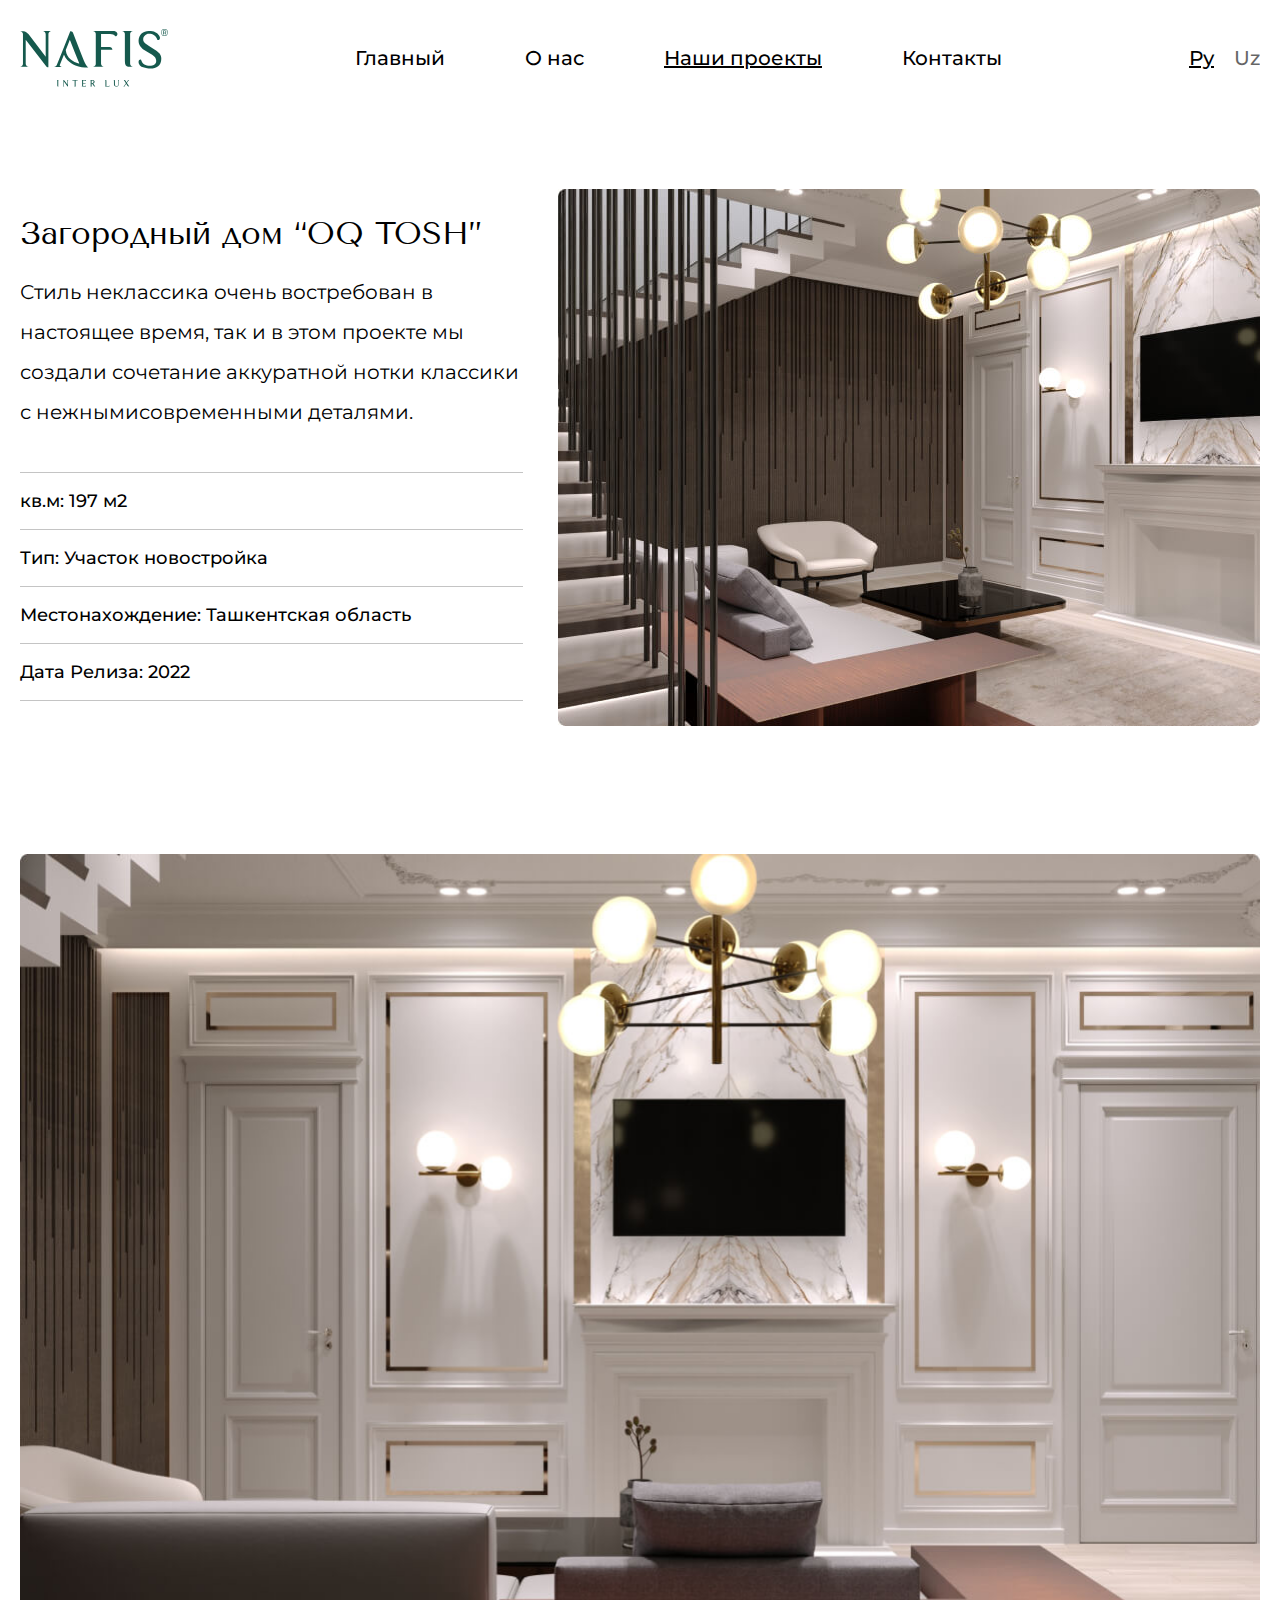
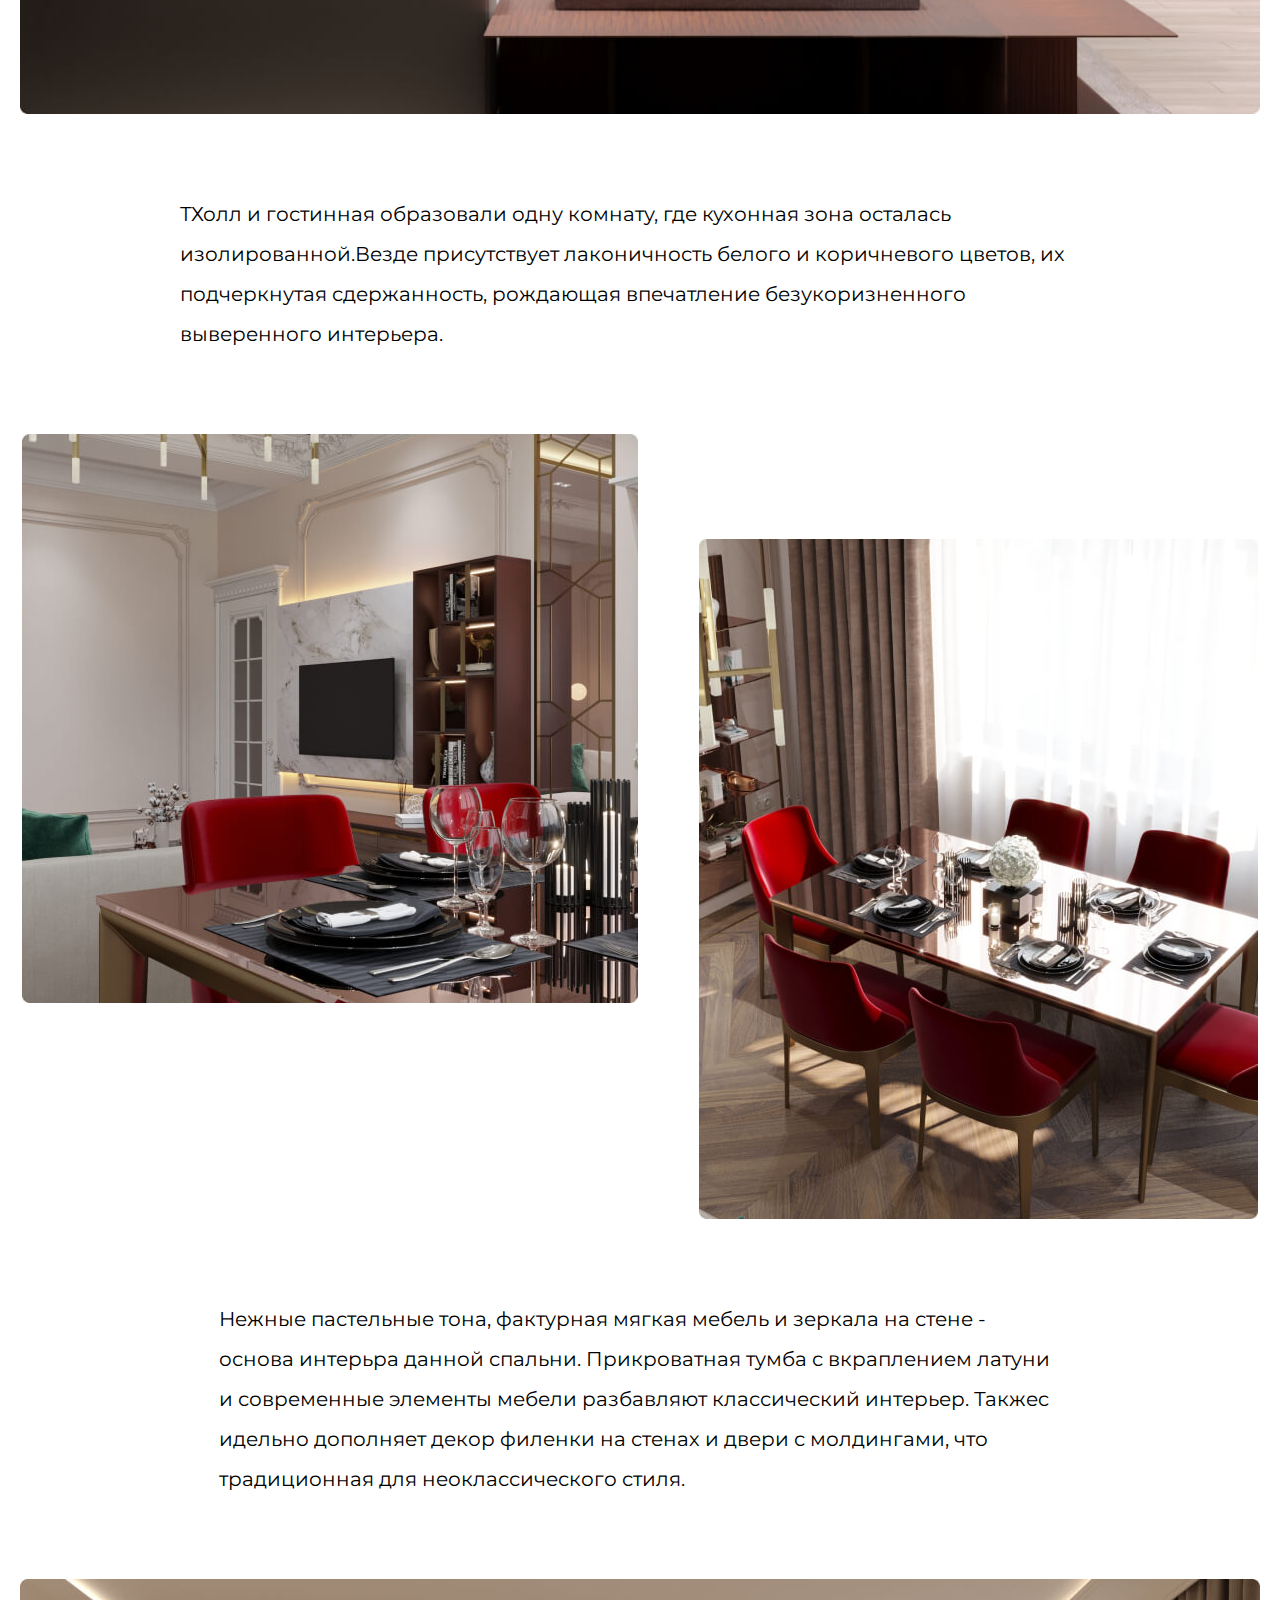
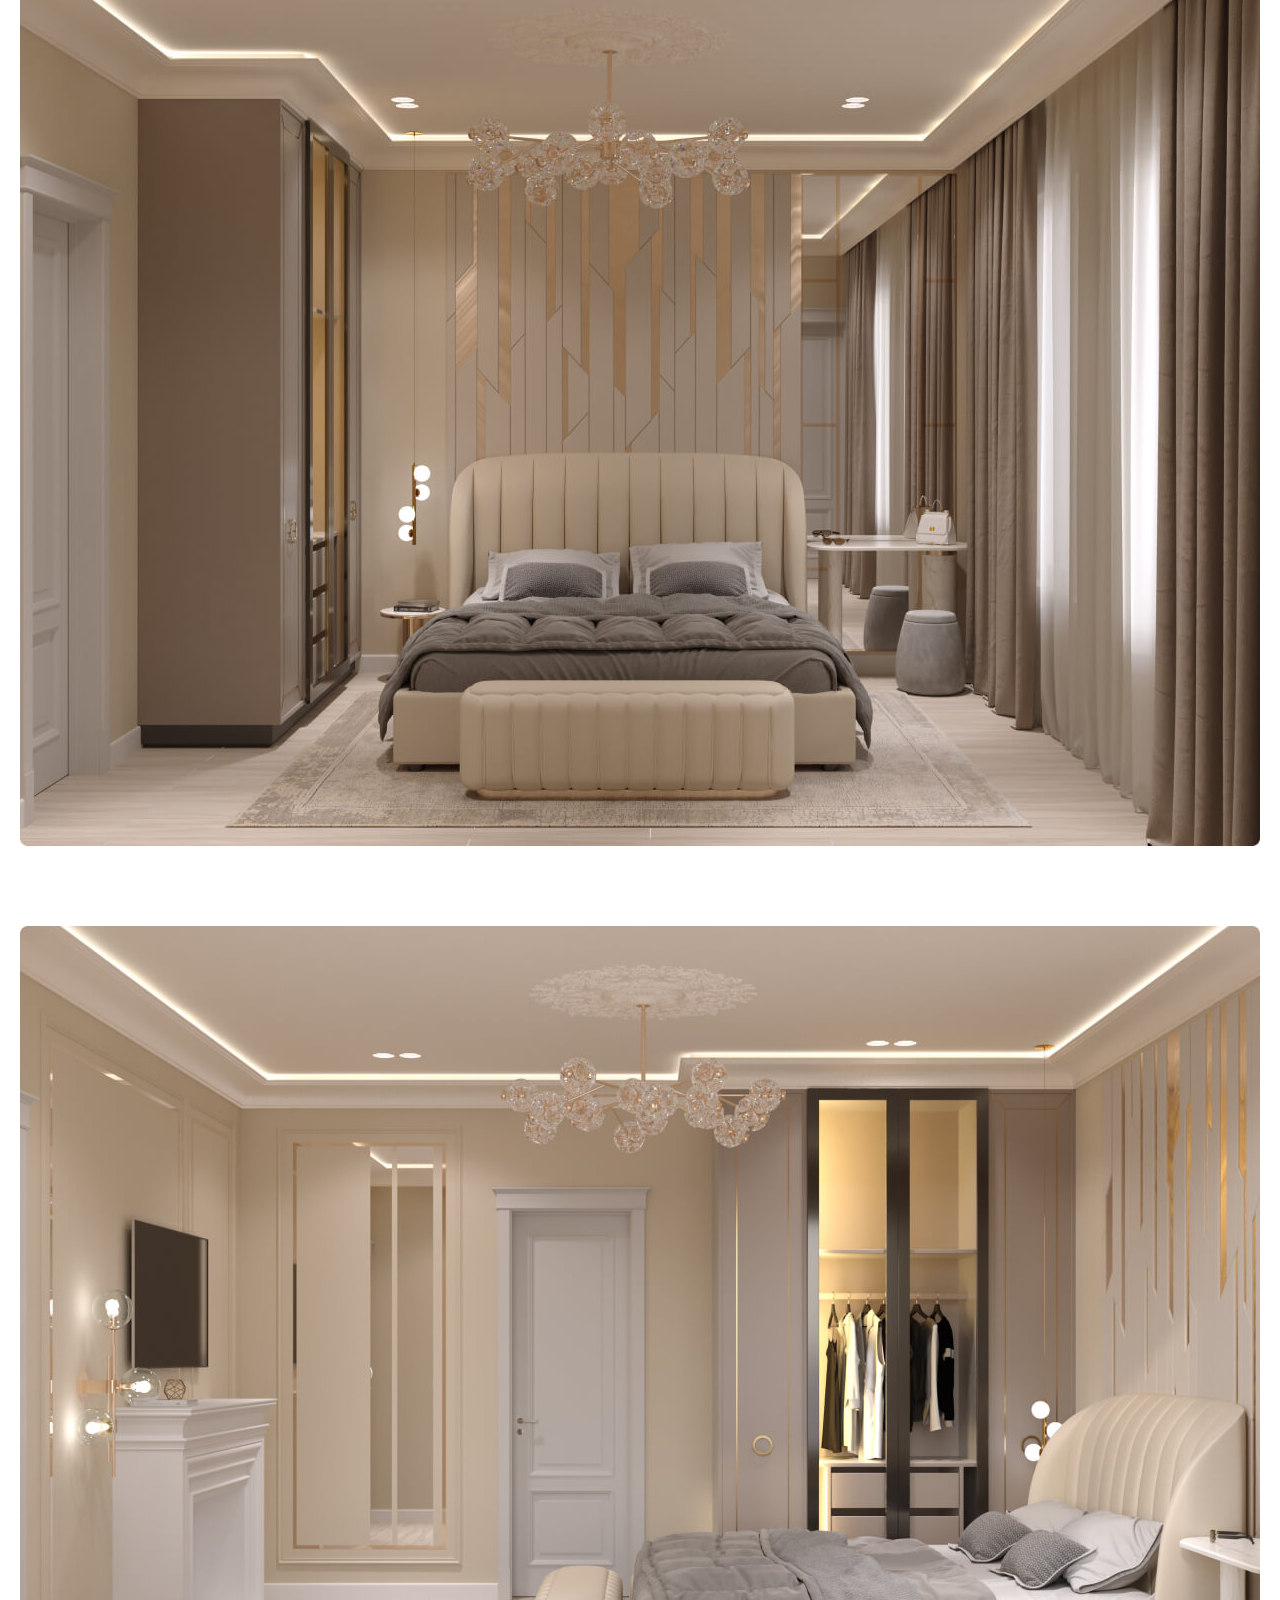
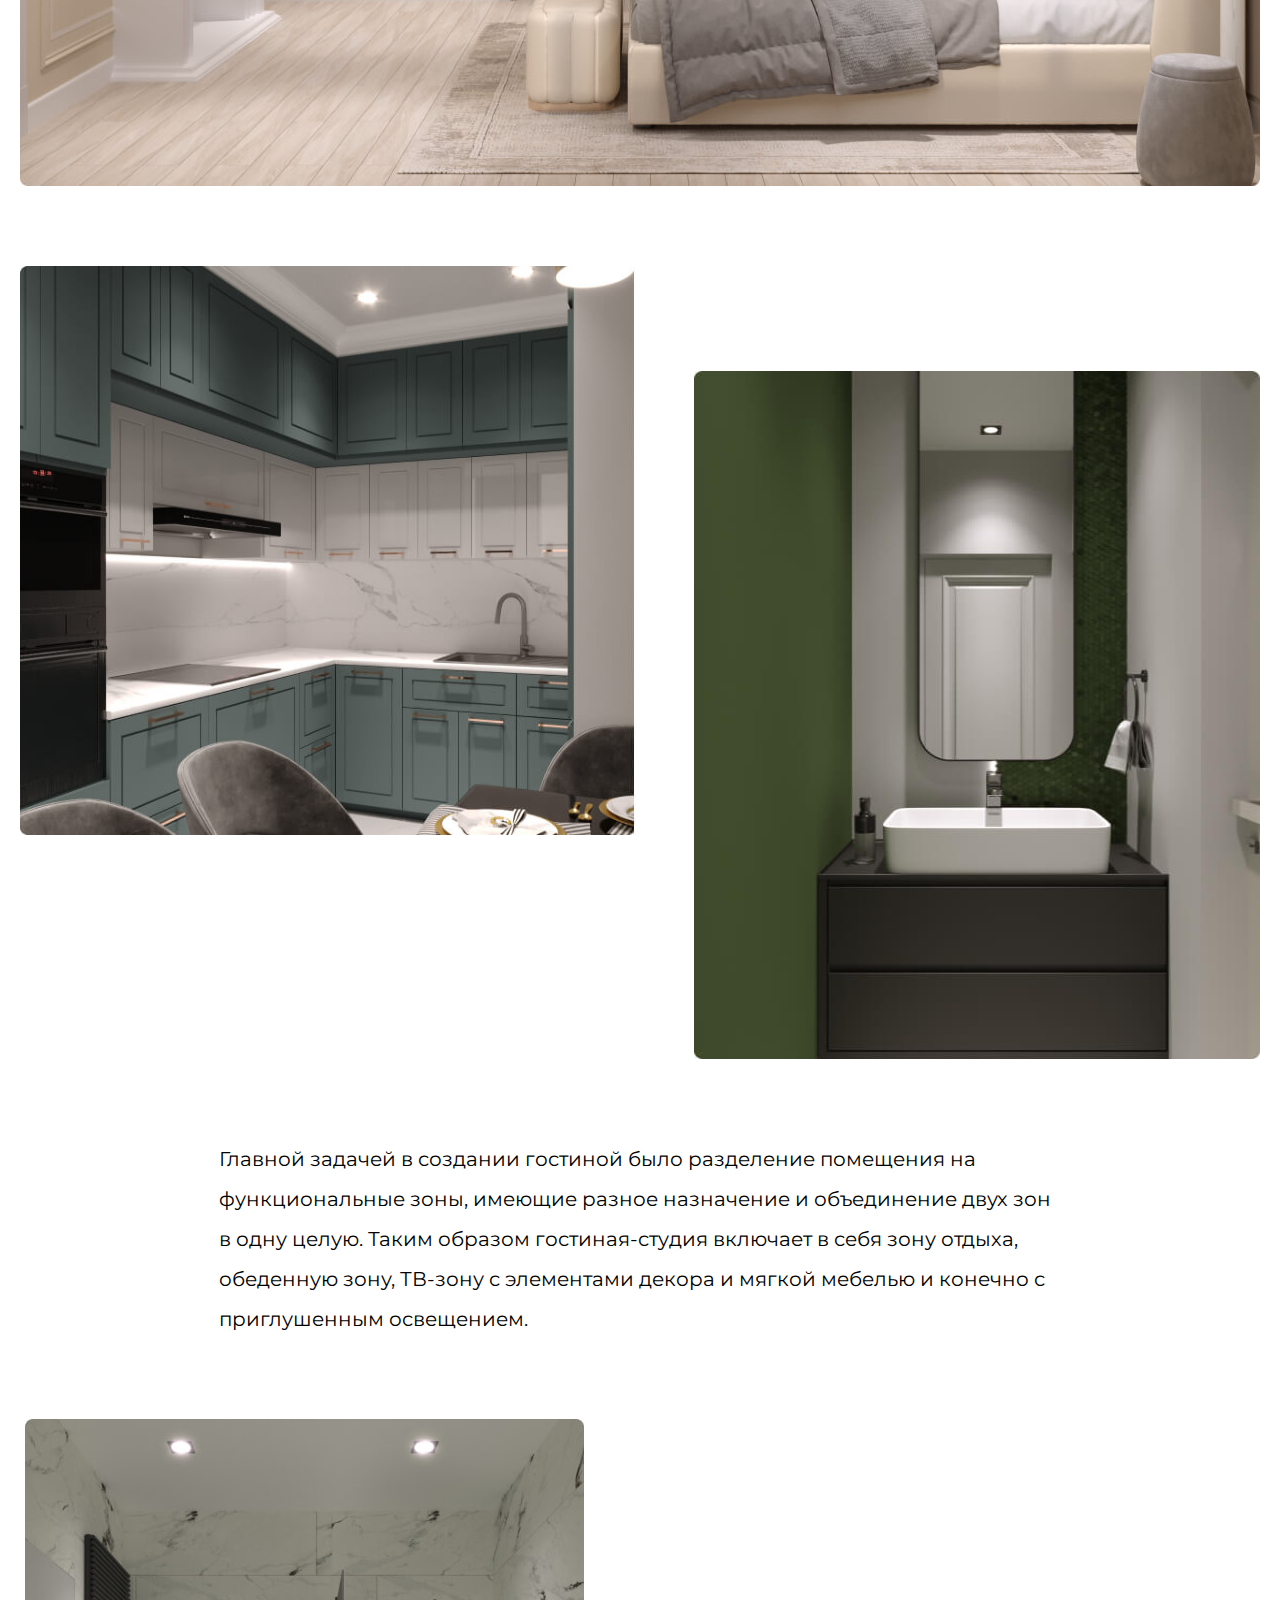
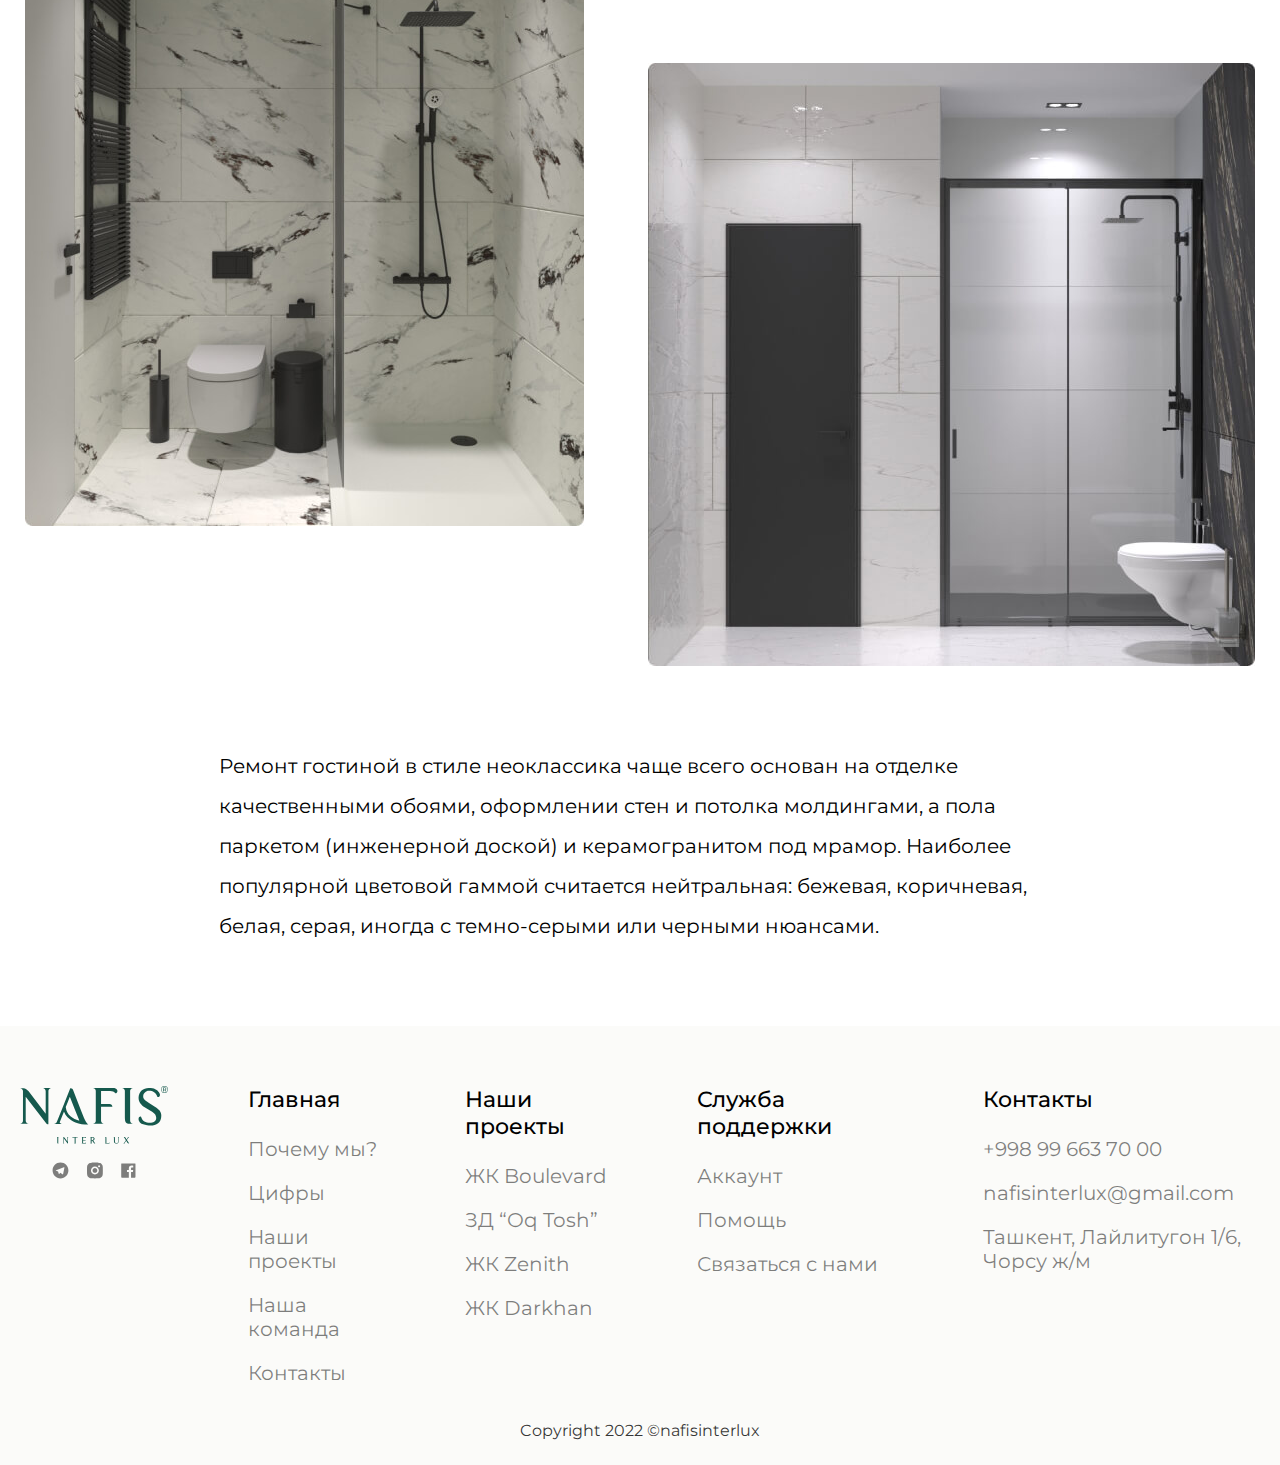
<file: oqtosh.html>
<!DOCTYPE html>
<html lang="en">
<head>
    <meta charset="UTF-8">
    <meta http-equiv="X-UA-Compatible" content="IE=edge">
    <meta name="viewport" content="width=device-width, initial-scale=1.0">
    <link rel="stylesheet" href="./css/main.css">
    <title>Oq Tosh | Home Decoration</title>
</head>
<body>
    <header class="header-plus">
        <div class="container">
            <div class="header__container">
                <a class="header__logo-link" href="index.html"><img class="header__logo-img" src="./img/footer-logo.svg" alt="Logotype of this Web Page"></a>
                
                <nav class="navbar">
                    <ul class="header__list">
                        <li class="header__item"><a class="header__item-link" href="./index.html">Главный</a></li>
                        <li class="header__item"><a class="header__item-link" href="./about.html">О нас</a></li>
                        <li class="header__item"><a class="header__item-link header__item-link--active" href="./project.html">Наши проекты</a></li>
                        <li class="header__item"><a class="header__item-link" href="#contact">Контакты</a></li>
                    </ul>
                </nav>
                
                <ul class="header__right-list">
                    <li class="header__ru"><a class="header__ru-link header__ru-link--active" href="#">Ру</a></li>
                    <li class="header__ru"><a class="header__ru-link" href="#">Uz</a></li>
                </ul>
            </div>
        </div>
    </header>

    <main class="main">
        <section class="hero-b">
            <div class="container">
                <div class="hero-b__container">
                    <div class="hero-b__wrapper">
                        <h2 class="hero-b__heading">Загородный дом “OQ TOSH”</h2>

                        <p class="hero-b__text">Стиль неклассика очень востребован в настоящее время, так и в этом проекте мы создали сочетание аккуратной нотки классики с нежнымисовременными деталями.</p>

                        <p class="hero-b__info">кв.м: 197 м2</p>
                        <p class="hero-b__info">Тип: Участок новостройка</p>
                        <p class="hero-b__info">Местонахождение: Ташкентская область</p>
                        <p class="hero-b__info">Дата Релиза: 2022</p>
                    </div>

                    <img class="hero-b__img" src="./img/oqtosh-1.jpg" alt="hero boulevard img" width="702" height="537">
                </div>
            </div>
        </section>

        <section class="boulevard-img">
            <div class="container">
                <div class="first-img__wrapper">
                    <img src="./img/oqtosh-2.jpg" alt="boulevard-img" class="first-img" width="1240" height="860">

                    <p class="boulevard__text">ТХолл и гостинная образовали одну комнату, где кухонная зона осталась изолированной.Везде присутствует лаконичность белого и коричневого цветов, их подчеркнутая сдержанность, рождающая впечатление безукоризненного выверенного интерьера.</p>
                </div>

                <ul class="second__img-wrapper">
                    <li class="second__image"><img src="./img/oqtosh-3.jpg" alt="second-1" width="616" height="569"></li>

                    <li class="second__image"><img src="./img/oqtosh-4.jpg" alt="second-2" width="559" height="680"></li>
                </ul>

                <div class="main__text-wrapper">
                    <p class="boulevard__third-text">Нежные пастельные тона, фактурная мягкая мебель и зеркала на стене - основа интерьра данной спальни. Прикроватная тумба с вкраплением латуни и современные элементы мебели разбавляют классический интерьер. Такжеc идельно дополняет декор филенки на стенах и двери с молдингами, что традиционная для неоклассического стиля. </p>
                </div>

                <div class="images__wrapper">
                    <img src="./img/oqtosh-5.jpg" alt="boulevard" width="1240" height="867">

                    <img src="./img/oqtosh-6.jpg" alt="boulevard" width="1240" height="860">
                </div>

                <ul class="second__img-wrapper">
                    <li class="second__image"><img src="./img/oqtosh-7.jpg" alt="boulevard-3.jpg" width="616" height="569"></li>

                    <li class="second__image"><img src="./img/oqtosh-8.jpg" alt="boulevard-4.jpg" width="566" height="688"></li>
                </ul>

                <div class="main__text-wrapper">
                    <p class="boulevard__third-text">Главной задачей в создании гостиной было разделение помещения на функциональные зоны, имеющие разное назначение и объединение двух зон в одну целую. Таким образом гостиная-студия включает в себя зону отдыха, обеденную зону, ТВ-зону с элементами декора и мягкой мебелью  и конечно с приглушенным освещением.</p>
                </div>

                <ul class="second__img-wrapper">
                    <li class="second__image"><img src="./img/oqtosh-9.jpg" alt="boulevard-3.jpg" width="559" height="707"></li>

                    <li class="second__image-heritage"><img src="./img/oqtosh-10.jpg" alt="boulevard-4.jpg" width="607" height="603"></li>
                </ul>

                <div class="main__text-wrapper">
                    <p class="boulevard__third-text">Ремонт гостиной в стиле неоклассика чаще всего основан на отделке качественными обоями, оформлении стен и потолка молдингами, а пола паркетом (инженерной доской) и керамогранитом под мрамор. Наиболее популярной цветовой гаммой считается нейтральная: бежевая, коричневая, белая, серая, иногда с темно-серыми или черными нюансами.</p>
                </div>
            </div>
        </section>
    </main>

    <footer class="footer">
        <div class="container">
            <div class="footer__container">
                <div class="footer__wrapper">
                    <div class="footer__first">
                        <a href="./index.html" class="footer__logo-link"><img src="./img/footer-logo.svg" alt="footer logo" class="footer-logo" width="148"></a>

                        <ul class="footer__icon-list">
                            <li class="footer__icon-item"><a href="#" class="footer__icon-link"><img src="./img/telegram-icon.svg" alt="telegram-icon" class="footer__icon-img"></a></li>

                            <li class="footer__icon-item"><a href="#" class="footer__icon-link"><img src="./img/instagram-icon.svg" alt="instagram-icon" class="footer__icon-img"></a></li>

                            <li class="footer__icon-item"><a href="#" class="footer__icon-link"><img src="./img/facebook-icon.svg" alt="facebook-icon" class="footer__icon-img"></a></li>
                        </ul>
                    </div>

                    <ul class="footer__main-list">
                        <li class="footer__main-item">
                            <p class="footer__main-item-heading">Главная</p>
                            <a href="#why" class="footer__main-item-link">Почему мы?</a>
                            <a href="#standart" class="footer__main-item-link">Цифры</a>
                            <a href="#project" class="footer__main-item-link">Наши проекты</a>
                            <a href="#group" class="footer__main-item-link">Наша команда</a>
                            <a href="#contact" class="footer__main-item-link">Контакты</a>
                        </li>

                        <li class="footer__main-item">
                            <p class="footer__main-item-heading">Наши проекты</p>
                            <a href="./boulevard.html" class="footer__main-item-link">ЖК Boulevard</a>
                            <a href="#" class="footer__main-item-link">ЗД “Oq Tosh”</a>
                            <a href="./zenit.html" class="footer__main-item-link">ЖК Zenith</a>
                            <a href="./darxon.html" class="footer__main-item-link">ЖК Darkhan</a>
                        </li>

                        <li class="footer__main-item">
                            <p class="footer__main-item-heading">Служба поддержки</p>
                            <a href="#" class="footer__main-item-link">Аккаунт</a>
                            <a href="#" class="footer__main-item-link">Помощь</a>
                            <a href="#" class="footer__main-item-link">Связаться с нами</a>
                        </li>

                        <li class="footer__main-item">
                            <p class="footer__main-item-heading">Контакты</p>
                            <a class="footer__main-item-tel" href="tel:+998 99 663 70 00">+998 99 663 70 00</a>
                            <a class="footer__main-item-mail" href="mailto:nafisinterlux@gmail.com">nafisinterlux@gmail.com</a>
                            <p class="footer__main-item-location">Ташкент, Лайлитугон 1/6, Чорсу ж/м</p>
                        </li>
                    </ul>
                </div>

                <p class="footer__bottom-text">Copyright 2022 ©nafisinterlux</p>
            </div>
        </div>
    </footer>
</body>
</html>
</file>
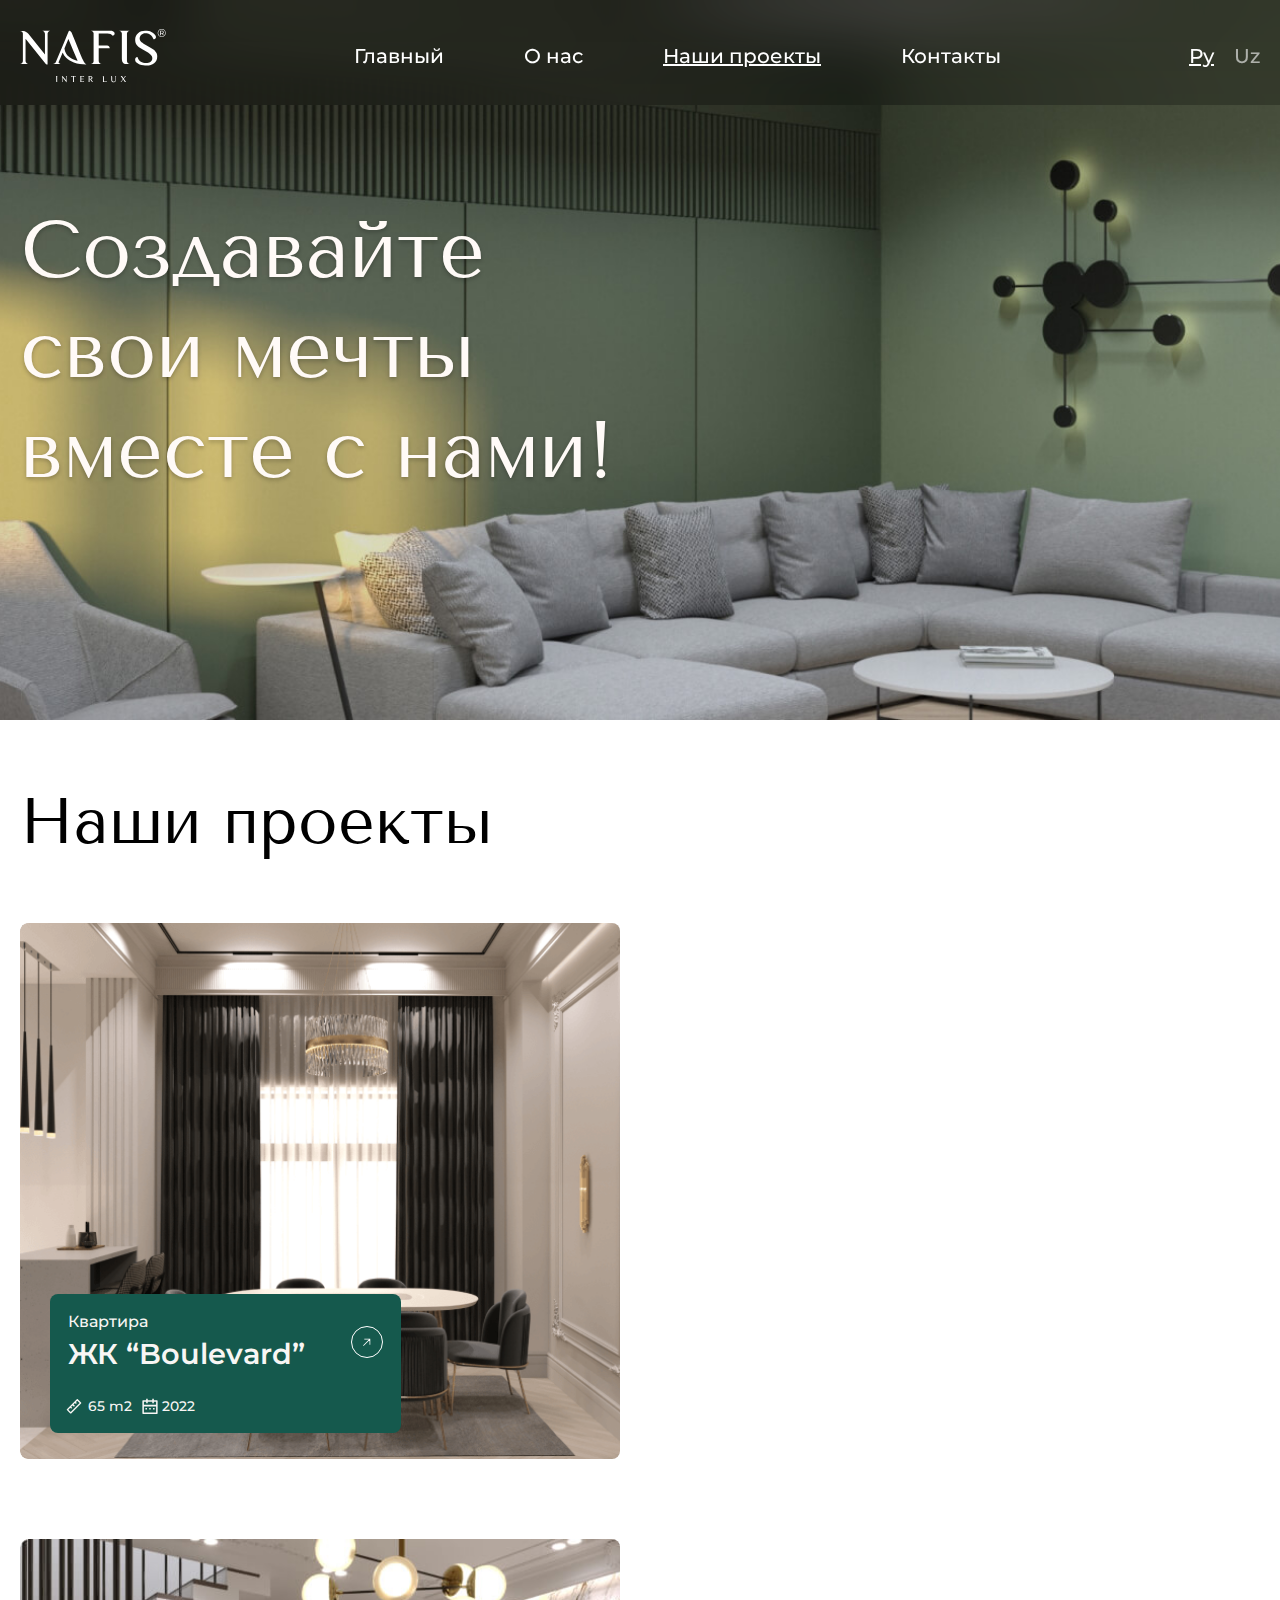
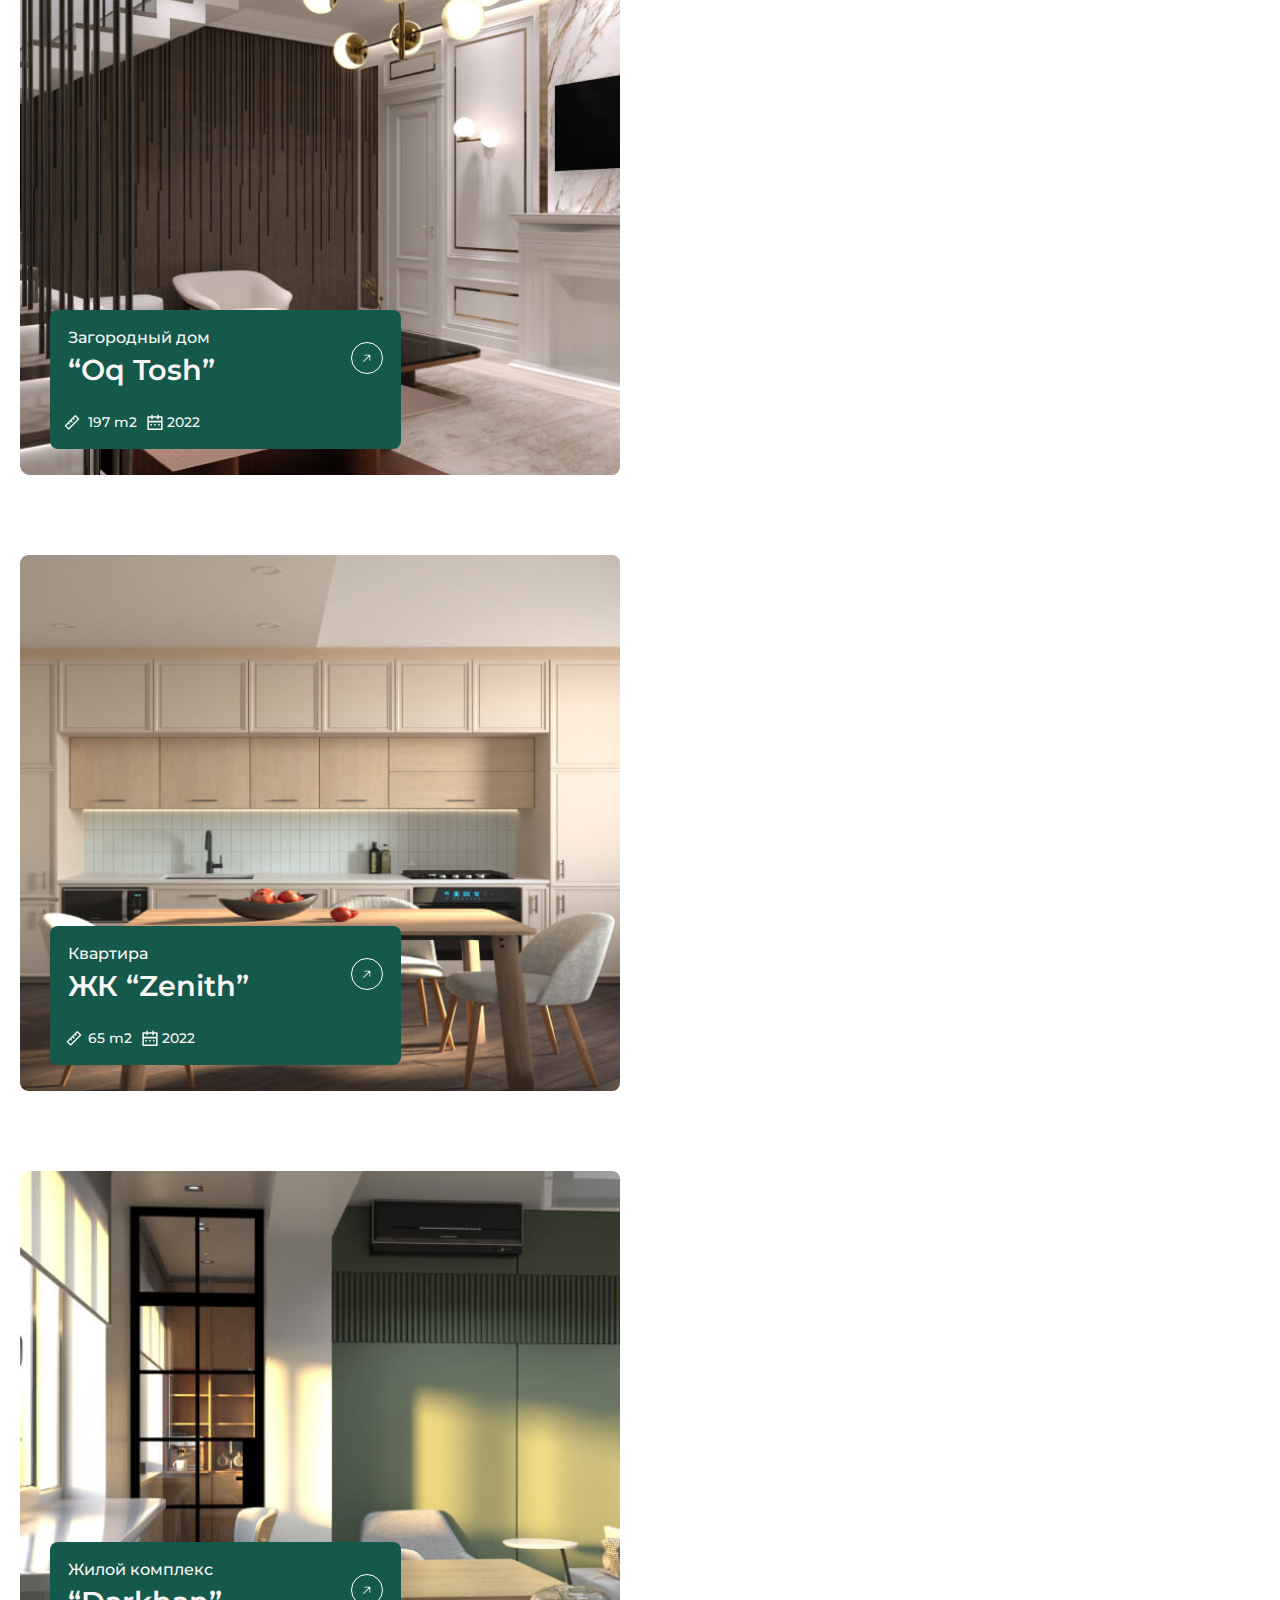
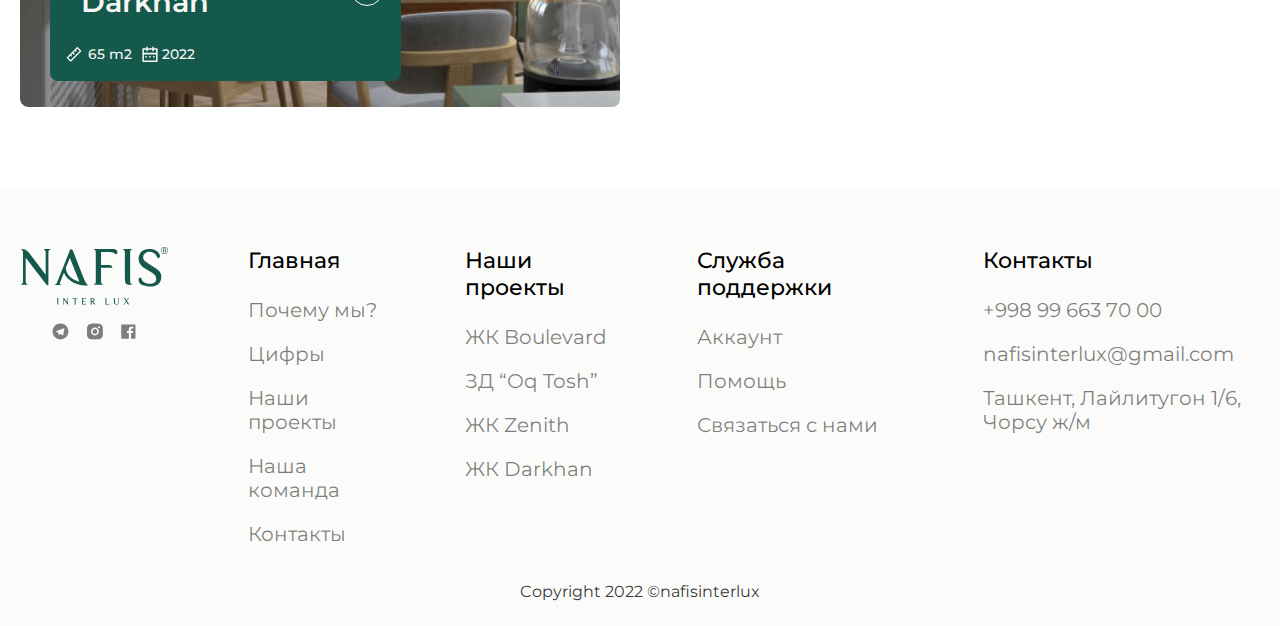
<file: project.html>
<!DOCTYPE html>
<html lang="en">
<head>
    <meta charset="UTF-8">
    <meta http-equiv="X-UA-Compatible" content="IE=edge">
    <meta name="viewport" content="width=device-width, initial-scale=1.0">
    <link rel="stylesheet" href="./css/main.css">
    <title>Nafis | Projects</title>
</head>
<body>
    <header class="header hero-project__header">
        <div class="container">
            <div class="header__container">
                <a class="header__logo-link" href="index.html"><img class="header__logo-img" src="./img/logo.svg" alt="Logotype of this Web Page"></a>
                
                <nav class="navbar">
                    <ul class="header__list">
                        <li class="header__item"><a class="header__item-link" href="./index.html">Главный</a></li>
                        <li class="header__item"><a class="header__item-link" href="./about.html">О нас</a></li>
                        <li class="header__item"><a class="header__item-link header__item-link--active" href="#">Наши проекты</a></li>
                        <li class="header__item"><a class="header__item-link" href="#contact">Контакты</a></li>
                    </ul>
                </nav>
                
                <ul class="header__right-list">
                    <li class="header__ru"><a class="header__ru-link header__ru-link--active" href="#">Ру</a></li>
                    <li class="header__ru"><a class="header__ru-link" href="#">Uz</a></li>
                </ul>
            </div>
        </div>
    </header>
    
    <main class="main">
        <section class="hero-project">
            <div class="container">
                <div class="hero-project__container">
                    <h2 class="hero-project__heading">Создавайте cвои мечты вместе с нами!</h2>
                </div>
            </div>
        </section>
        
        <section class="project-s">
            <div class="container">
                <div class="project-s__container">
                    <h3 class="project-s__heading">Наши проекты</h3>
                    
                    <ul class="project-s__list">
                        <li class="project-s__item">
                            <a href="./boulevard.html" class="project-s__main-link">
                                <div class="project-s__wrapper">
                                    <div class="project-s__top-wrapper">
                                        <div class="project-s__text-wrapper">
                                            <p class="project-s__top-heading">Квартира</p>
                                            
                                            <p class="project-s__top-text">ЖК “Boulevard” </p>
                                        </div>
                                        
                                        <span class="project-s__arrow"></span>
                                    </div>
                                    
                                    <div class="project-s__bottom-wrapper">
                                        <p class="project-s__b-size">65 m2</p>
                                        
                                        <p class="project-s__b-data">2022</p>
                                    </div>
                                </div>
                            </a>
                        </li>
                        
                        <li class="project-s__item">
                            <a href="./oqtosh.html" class="project-s__main-link">
                                <div class="project-s__wrapper">
                                    <div class="project-s__top-wrapper">
                                        <div class="project-s__text-wrapper">
                                            <p class="project-s__top-heading">Загородный дом</p>
                                            
                                            <p class="project-s__top-text">“Oq Tosh”</p>
                                        </div>
                                        
                                        <span class="project-s__arrow"></span>
                                    </div>
                                    
                                    <div class="project-s__bottom-wrapper">
                                        <p class="project-s__b-size">197 m2</p>
                                        
                                        <p class="project-s__b-data">2022</p>
                                    </div>
                                </div>
                            </a>
                        </li>
                        
                        <li class="project-s__item">
                            <a href="./zenit.html" class="project-s__main-link">
                                <div class="project-s__wrapper">
                                    <div class="project-s__top-wrapper">
                                        <div class="project-s__text-wrapper">
                                            <p class="project-s__top-heading">Квартира</p>
                                            
                                            <p class="project-s__top-text">ЖК “Zenith”</p>
                                        </div>
                                        
                                        <span class="project-s__arrow"></span>
                                    </div>
                                    
                                    <div class="project-s__bottom-wrapper">
                                        <p class="project-s__b-size">65 m2</p>
                                        
                                        <p class="project-s__b-data">2022</p>
                                    </div>
                                </div>
                            </a>
                        </li>
                        
                        <li class="project-s__item">
                            <a href="./darxon.html" class="project-s__main-link">
                                <div class="project-s__wrapper">
                                    <div class="project-s__top-wrapper">
                                        <div class="project-s__text-wrapper">
                                            <p class="project-s__top-heading">Жилой комплекс</p>
                                            
                                            <p class="project-s__top-text">“Darkhan”</p>
                                        </div>
                                        
                                        <span class="project-s__arrow"></span>
                                    </div>
                                    
                                    <div class="project-s__bottom-wrapper">
                                        <p class="project-s__b-size">65 m2</p>
                                        
                                        <p class="project-s__b-data">2022</p>
                                    </div>
                                </div>
                            </a>
                        </li>
                    </ul>
                </div>
            </div>
        </section>
    </main>
    
    <footer class="footer">
        <div class="container">
            <div class="footer__container">
                <div class="footer__wrapper">
                    <div class="footer__first">
                        <a href="./index.html" class="footer__logo-link"><img src="./img/footer-logo.svg" alt="footer logo" class="footer-logo" width="148"></a>
                        
                        <ul class="footer__icon-list">
                            <li class="footer__icon-item"><a href="#" class="footer__icon-link"><img src="./img/telegram-icon.svg" alt="telegram-icon" class="footer__icon-img"></a></li>
                            
                            <li class="footer__icon-item"><a href="#" class="footer__icon-link"><img src="./img/instagram-icon.svg" alt="instagram-icon" class="footer__icon-img"></a></li>
                            
                            <li class="footer__icon-item"><a href="#" class="footer__icon-link"><img src="./img/facebook-icon.svg" alt="facebook-icon" class="footer__icon-img"></a></li>
                        </ul>
                    </div>
                    
                    <ul class="footer__main-list">
                        <li class="footer__main-item">
                            <p class="footer__main-item-heading">Главная</p>
                            <a href="#why" class="footer__main-item-link">Почему мы?</a>
                            <a href="#standart" class="footer__main-item-link">Цифры</a>
                            <a href="#project" class="footer__main-item-link">Наши проекты</a>
                            <a href="#group" class="footer__main-item-link">Наша команда</a>
                            <a href="#contact" class="footer__main-item-link">Контакты</a>
                        </li>
                        
                        <li class="footer__main-item">
                            <p class="footer__main-item-heading">Наши проекты</p>
                            <a href="#" class="footer__main-item-link">ЖК Boulevard</a>
                            <a href="#" class="footer__main-item-link">ЗД “Oq Tosh”</a>
                            <a href="#" class="footer__main-item-link">ЖК Zenith</a>
                            <a href="#" class="footer__main-item-link">ЖК Darkhan</a>
                        </li>
                        
                        <li class="footer__main-item">
                            <p class="footer__main-item-heading">Служба поддержки</p>
                            <a href="#" class="footer__main-item-link">Аккаунт</a>
                            <a href="#" class="footer__main-item-link">Помощь</a>
                            <a href="#" class="footer__main-item-link">Связаться с нами</a>
                        </li>
                        
                        <li class="footer__main-item">
                            <p class="footer__main-item-heading">Контакты</p>
                            <a class="footer__main-item-tel" href="tel:+998 99 663 70 00">+998 99 663 70 00</a>
                            <a class="footer__main-item-mail" href="mailto:nafisinterlux@gmail.com">nafisinterlux@gmail.com</a>
                            <p class="footer__main-item-location">Ташкент, Лайлитугон 1/6, Чорсу ж/м</p>
                        </li>
                    </ul>
                </div>
                
                <p class="footer__bottom-text">Copyright 2022 ©nafisinterlux</p>
            </div>
        </div>
    </footer>
</body>
</html>
</file>
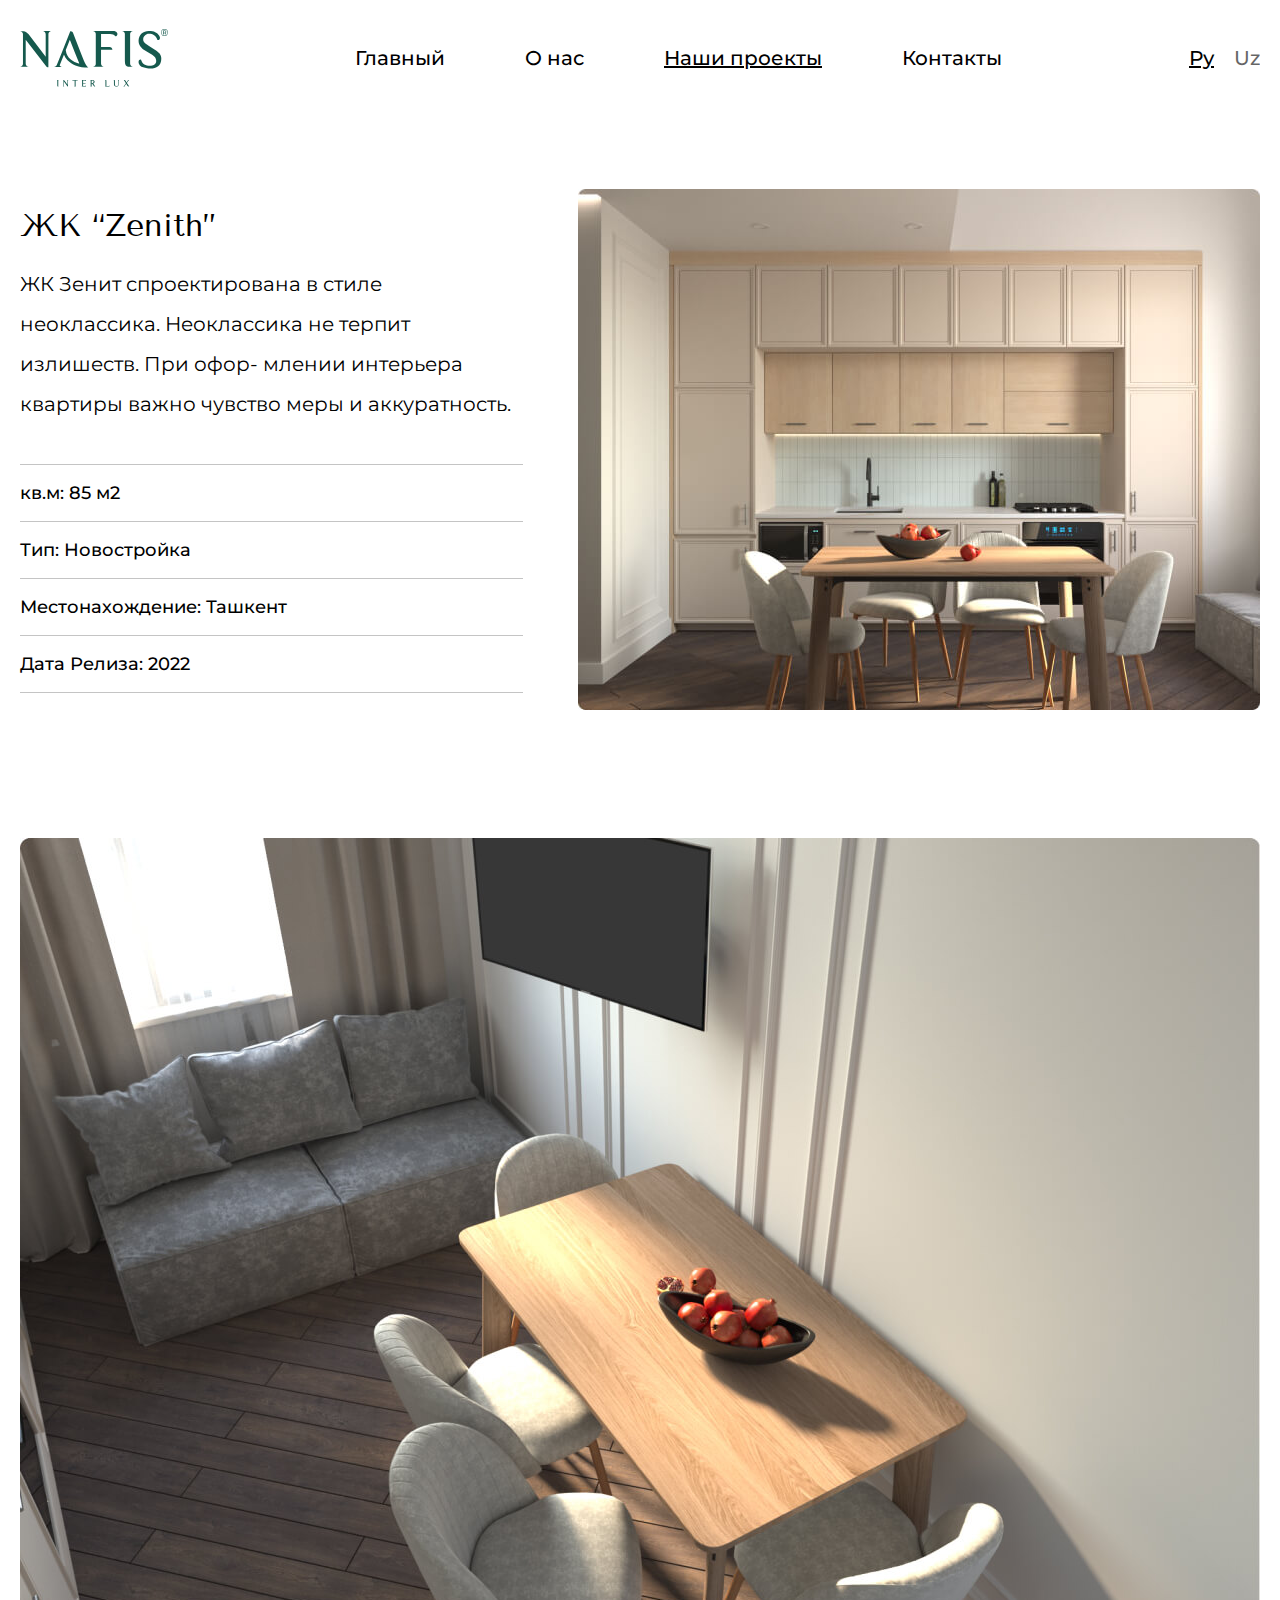
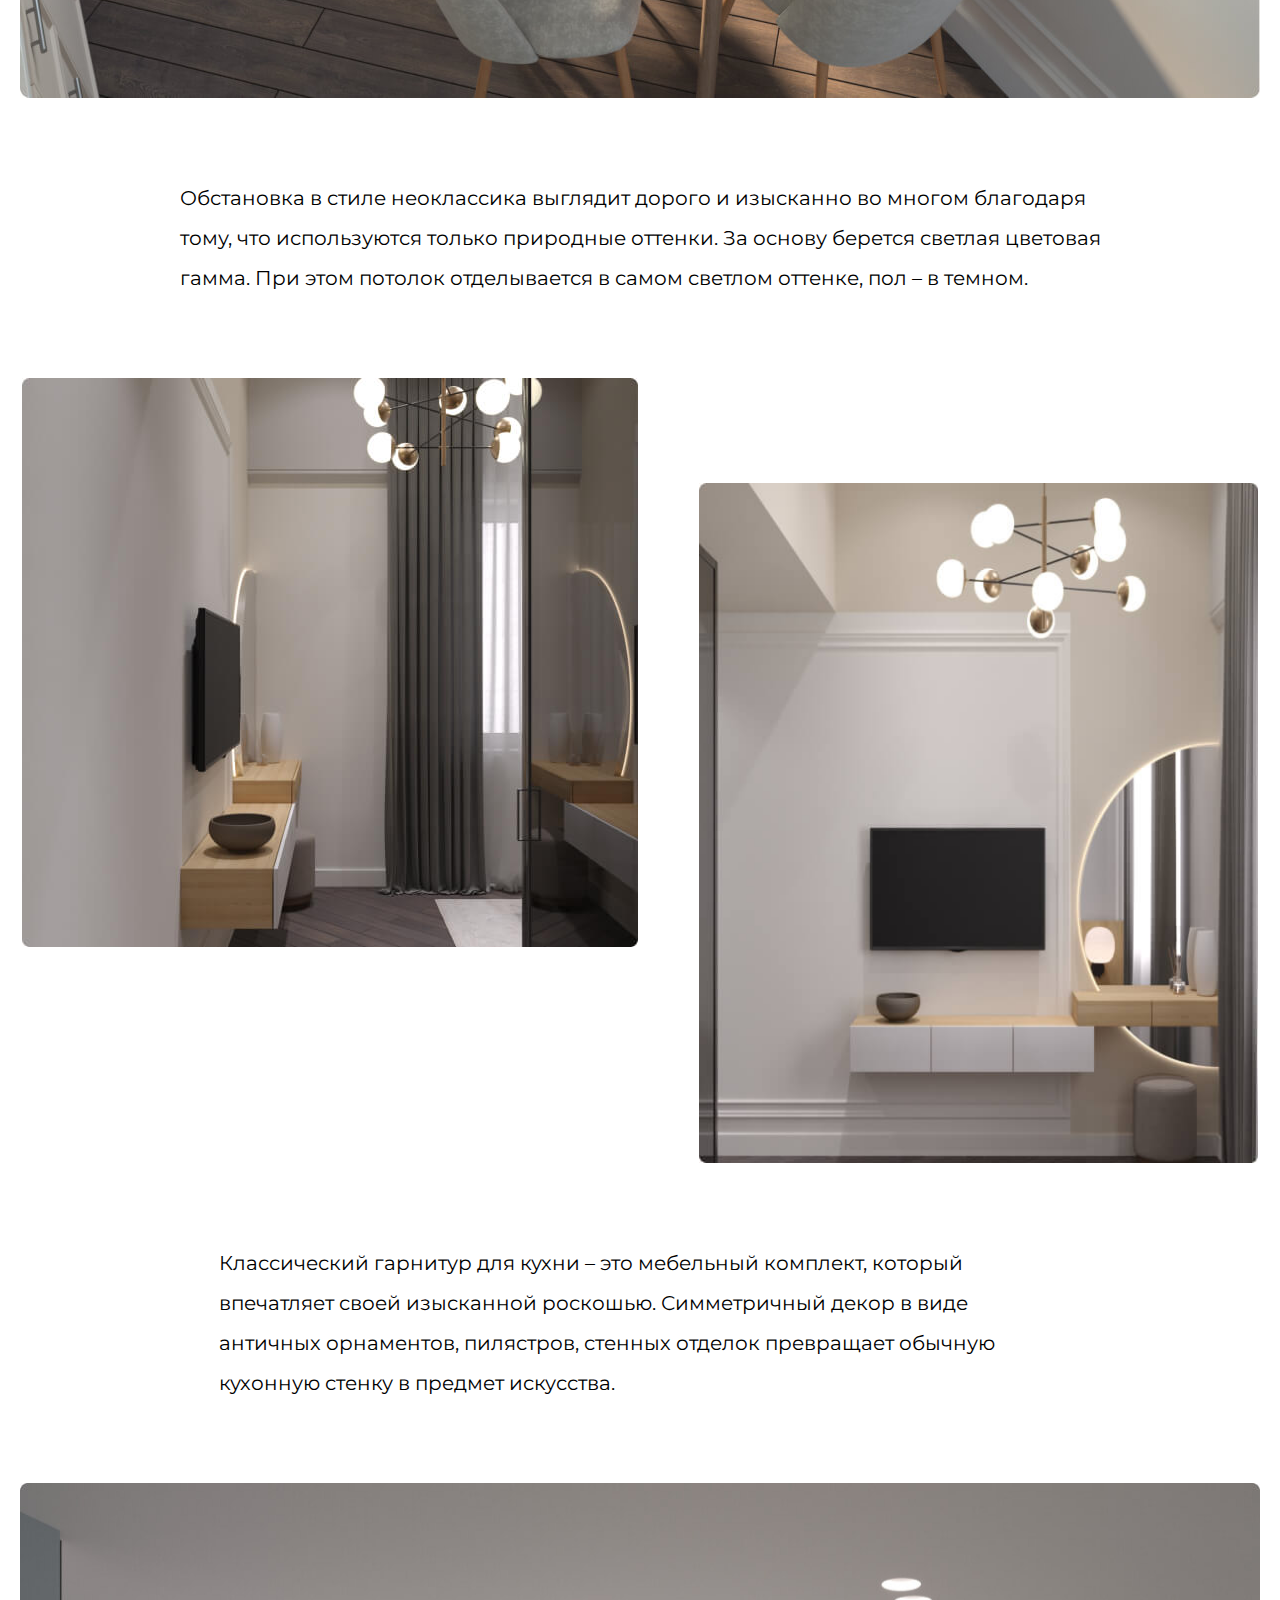
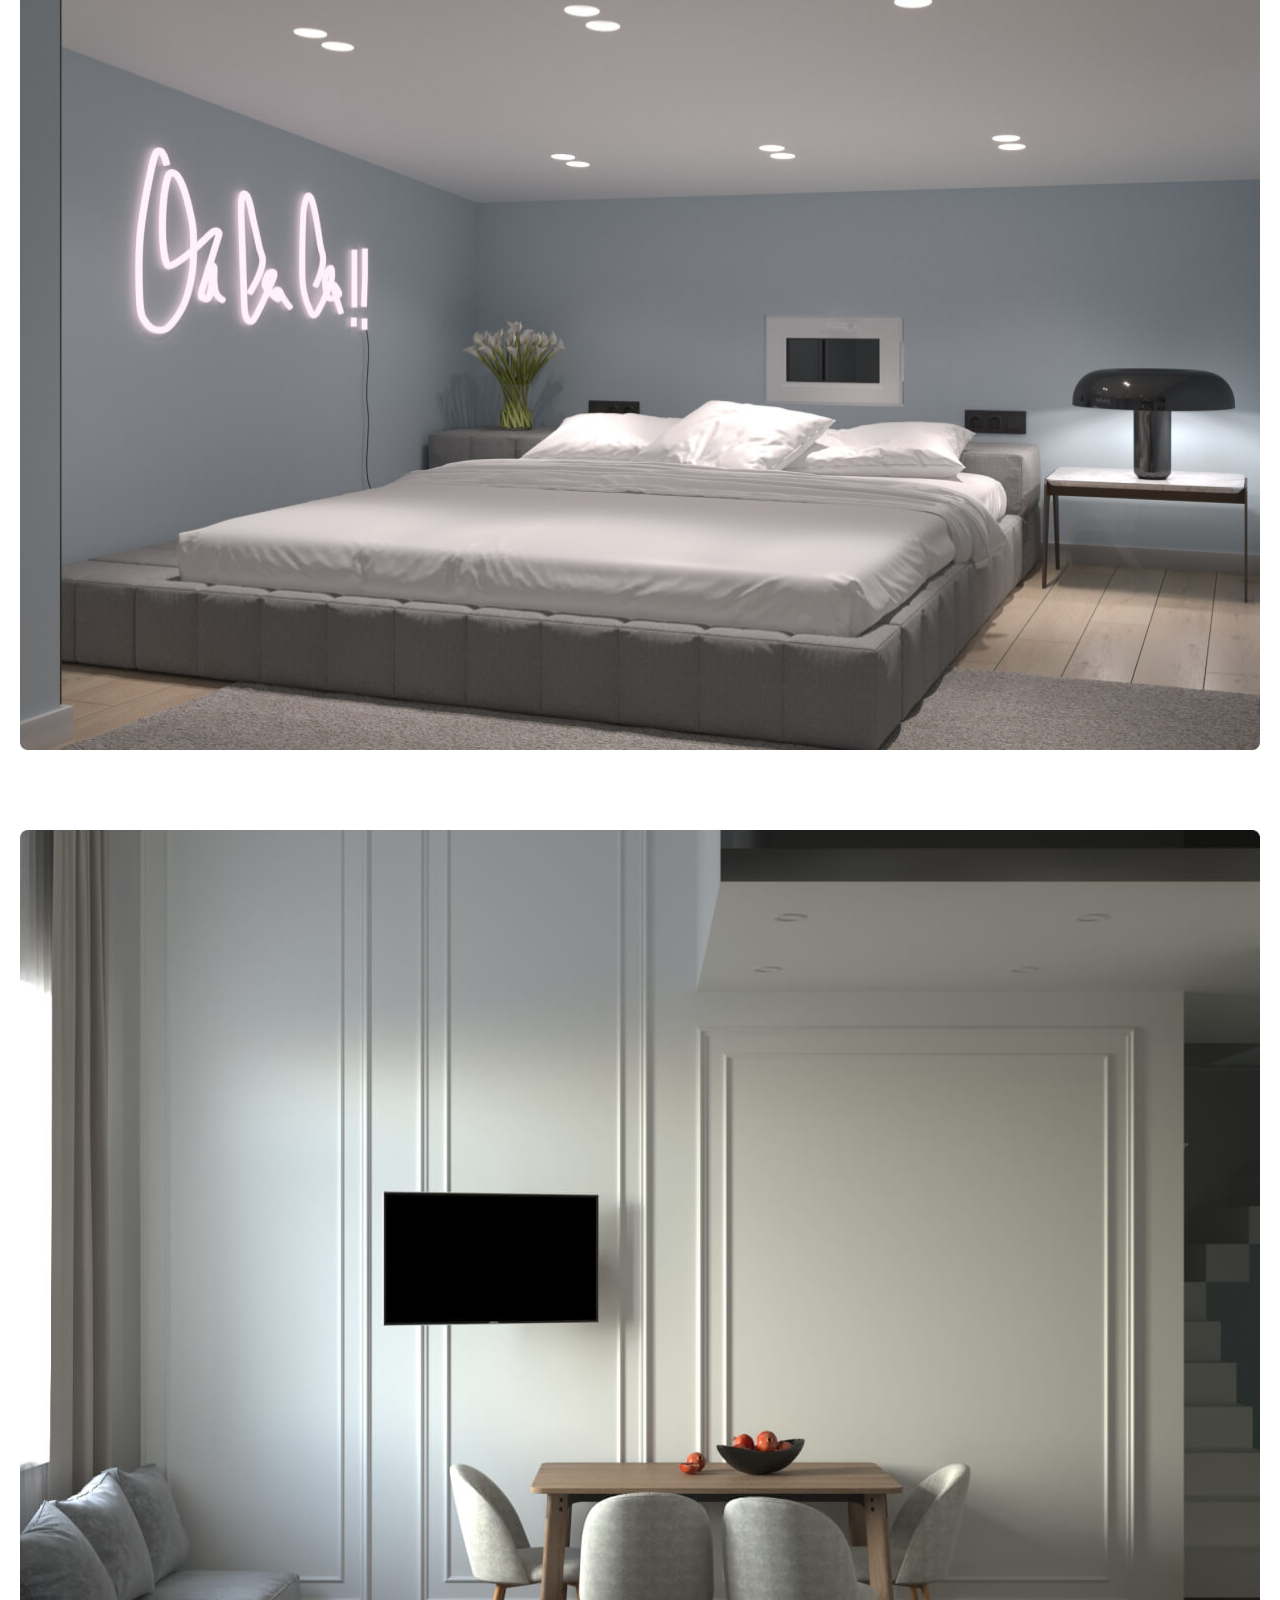
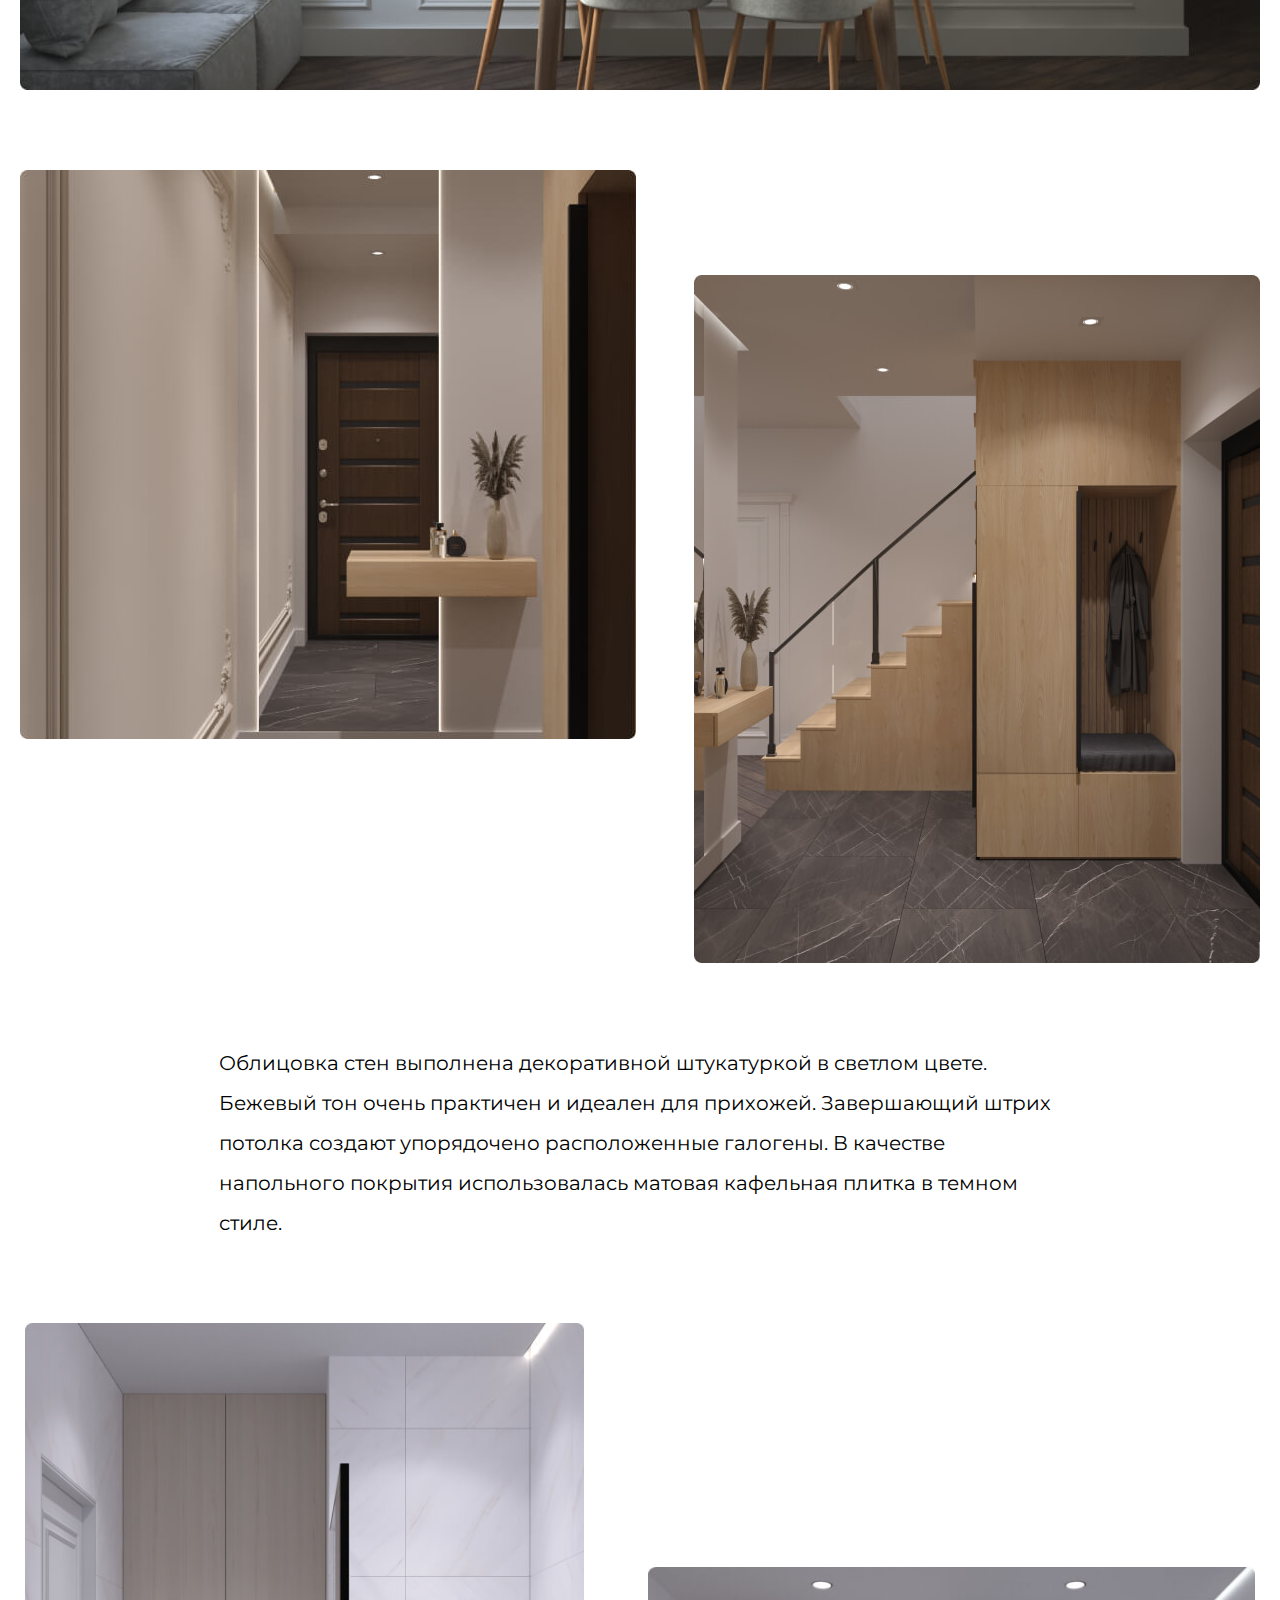
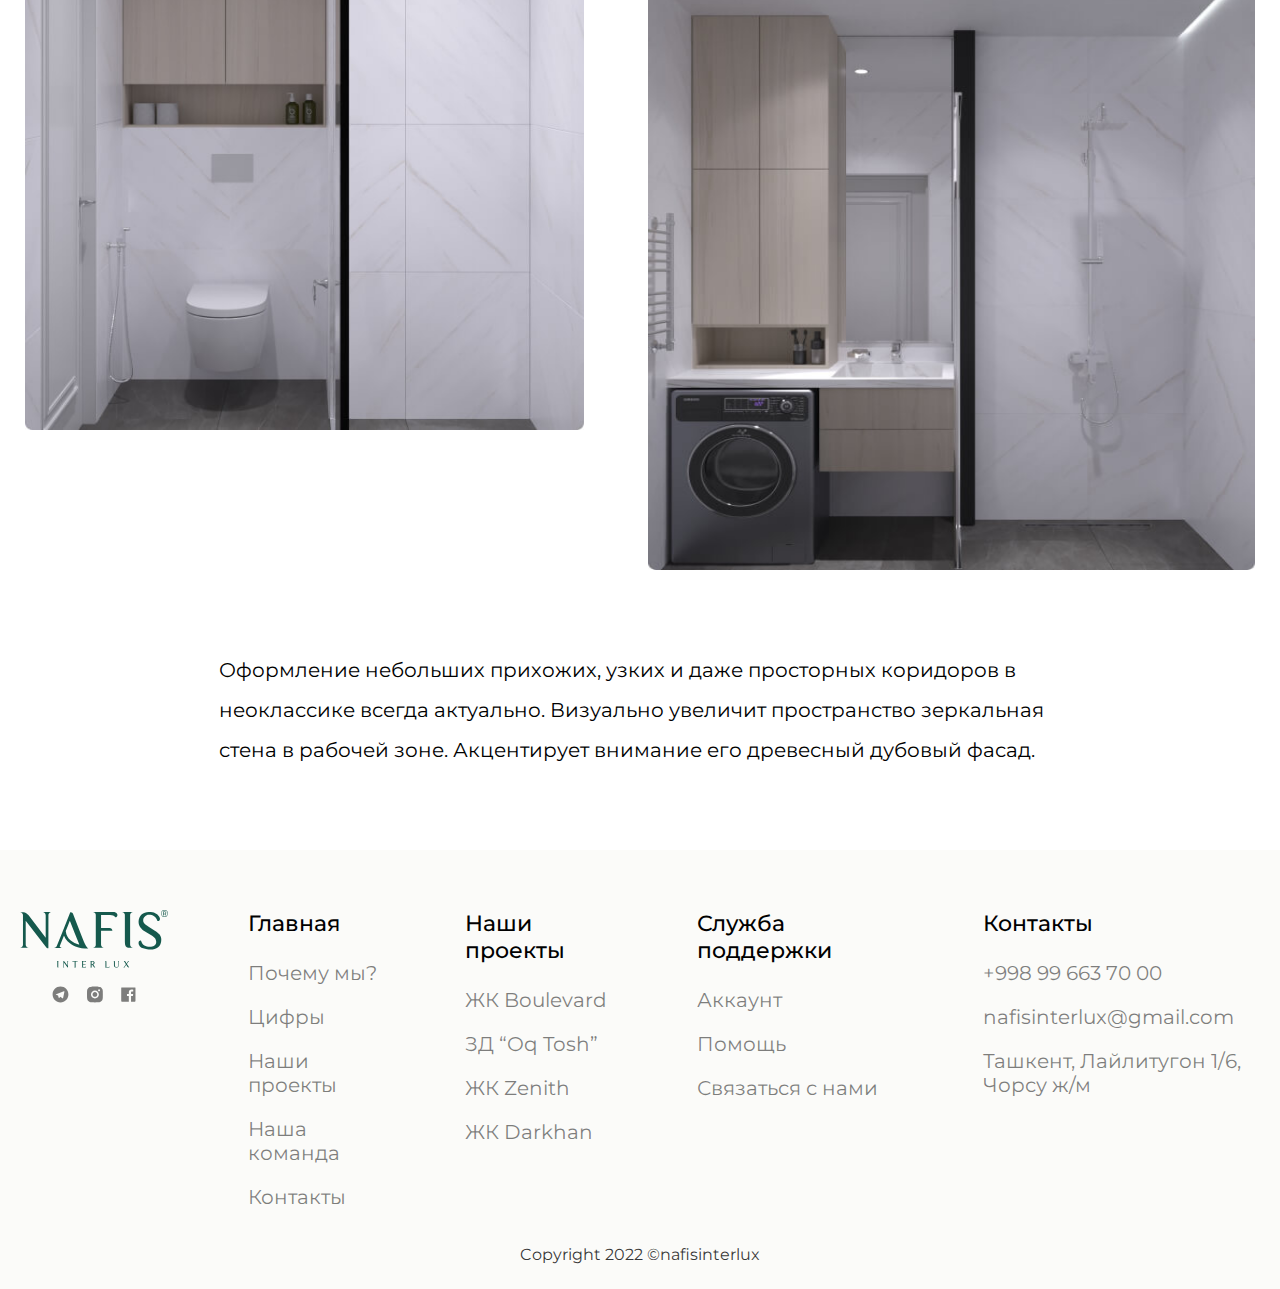
<file: zenit.html>
<!DOCTYPE html>
<html lang="en">
<head>
    <meta charset="UTF-8">
    <meta http-equiv="X-UA-Compatible" content="IE=edge">
    <meta name="viewport" content="width=device-width, initial-scale=1.0">
    <link rel="stylesheet" href="./css/main.css">
    <title>Zenith | Home Decoration</title>
</head>
<body>
    <header class="header-plus">
        <div class="container">
            <div class="header__container">
                <a class="header__logo-link" href="index.html"><img class="header__logo-img" src="./img/footer-logo.svg" alt="Logotype of this Web Page"></a>
                
                <nav class="navbar">
                    <ul class="header__list">
                        <li class="header__item"><a class="header__item-link" href="./index.html">Главный</a></li>
                        <li class="header__item"><a class="header__item-link" href="./about.html">О нас</a></li>
                        <li class="header__item"><a class="header__item-link header__item-link--active" href="./project.html">Наши проекты</a></li>
                        <li class="header__item"><a class="header__item-link" href="#contact">Контакты</a></li>
                    </ul>
                </nav>
                
                <ul class="header__right-list">
                    <li class="header__ru"><a class="header__ru-link header__ru-link--active" href="#">Ру</a></li>
                    <li class="header__ru"><a class="header__ru-link" href="#">Uz</a></li>
                </ul>
            </div>
        </div>
    </header>

    <main class="main">
        <section class="hero-b">
            <div class="container">
                <div class="hero-b__container">
                    <div class="hero-b__wrapper">
                        <h2 class="hero-b__heading">ЖК “Zenith”</h2>

                        <p class="hero-b__text">ЖК Зенит спроектирована в стиле неоклассика. Неоклассика не терпит излишеств. При офор- млении интерьера квартиры важно чувство меры и аккуратность. </p>

                        <p class="hero-b__info">кв.м: 85 м2</p>
                        <p class="hero-b__info">Тип: Новостройка</p>
                        <p class="hero-b__info">Местонахождение: Ташкент</p>
                        <p class="hero-b__info">Дата Релиза: 2022</p>
                    </div>

                    <img class="hero-b__img" src="./img/zenit-1.jpg" alt="hero boulevard img" width="682" height="521">
                </div>
            </div>
        </section>

        <section class="boulevard-img">
            <div class="container">
                <div class="first-img__wrapper">
                    <img src="./img/zenit-2.jpg" alt="boulevard-img" class="first-img" width="1240" height="860">

                    <p class="boulevard__text">Обстановка в стиле неоклассика выглядит дорого и изысканно во многом благодаря тому, что используются только природные оттенки. За основу берется светлая цветовая гамма. При этом потолок отделывается в самом светлом оттенке, пол – в темном.</p>
                </div>

                <ul class="second__img-wrapper">
                    <li class="second__image"><img src="./img/zenit-3.jpg" alt="second-1" width="616" height="569"></li>

                    <li class="second__image"><img src="./img/zenit-4.jpg" alt="second-2" width="559" height="680"></li>
                </ul>

                <div class="main__text-wrapper">
                    <p class="boulevard__third-text">Классический гарнитур для кухни – это мебельный комплект, который впечатляет своей изысканной роскошью. Симметричный декор в виде античных орнаментов, пилястров, стенных отделок превращает обычную кухонную стенку в предмет искусства. </p>
                </div>

                <div class="images__wrapper">
                    <img src="./img/zenit-5.jpg" alt="boulevard" width="1240" height="867">

                    <img src="./img/zenit-6.jpg" alt="boulevard" width="1240" height="860">
                </div>

                <ul class="second__img-wrapper">
                    <li class="second__image"><img src="./img/zenit-7.jpg" alt="boulevard-3.jpg" width="616" height="569"></li>

                    <li class="second__image"><img src="./img/zenit-8.jpg" alt="boulevard-4.jpg" width="566" height="688"></li>
                </ul>

                <div class="main__text-wrapper">
                    <p class="boulevard__third-text">Облицовка стен выполнена декоративной штукатуркой в светлом цвете. Бежевый тон очень практичен и идеален для прихожей. Завершающий штрих потолка создают упорядочено расположенные галогены. В качестве напольного покрытия использовалась матовая кафельная плитка в темном стиле.</p>
                </div>

                <ul class="second__img-wrapper">
                    <li class="second__image"><img src="./img/zenit-9.jpg" alt="boulevard-3.jpg" width="559" height="707"></li>

                    <li class="second__image-heritage"><img src="./img/zenit-10.jpg" alt="boulevard-4.jpg" width="607" height="603"></li>
                </ul>

                <div class="main__text-wrapper">
                    <p class="boulevard__third-text">Оформление небольших прихожих, узких и даже просторных коридоров в неоклассике всегда актуально. Визуально увеличит пространство зеркальная стена в рабочей зоне. Акцентирует внимание его древесный дубовый фасад.</p>
                </div>
            </div>
        </section>
    </main>

    <footer class="footer">
        <div class="container">
            <div class="footer__container">
                <div class="footer__wrapper">
                    <div class="footer__first">
                        <a href="./index.html" class="footer__logo-link"><img src="./img/footer-logo.svg" alt="footer logo" class="footer-logo" width="148"></a>

                        <ul class="footer__icon-list">
                            <li class="footer__icon-item"><a href="#" class="footer__icon-link"><img src="./img/telegram-icon.svg" alt="telegram-icon" class="footer__icon-img"></a></li>

                            <li class="footer__icon-item"><a href="#" class="footer__icon-link"><img src="./img/instagram-icon.svg" alt="instagram-icon" class="footer__icon-img"></a></li>

                            <li class="footer__icon-item"><a href="#" class="footer__icon-link"><img src="./img/facebook-icon.svg" alt="facebook-icon" class="footer__icon-img"></a></li>
                        </ul>
                    </div>

                    <ul class="footer__main-list">
                        <li class="footer__main-item">
                            <p class="footer__main-item-heading">Главная</p>
                            <a href="#why" class="footer__main-item-link">Почему мы?</a>
                            <a href="#standart" class="footer__main-item-link">Цифры</a>
                            <a href="#project" class="footer__main-item-link">Наши проекты</a>
                            <a href="#group" class="footer__main-item-link">Наша команда</a>
                            <a href="#contact" class="footer__main-item-link">Контакты</a>
                        </li>

                        <li class="footer__main-item">
                            <p class="footer__main-item-heading">Наши проекты</p>
                            <a href="./boulevard.html" class="footer__main-item-link">ЖК Boulevard</a>
                            <a href="./oqtosh.html" class="footer__main-item-link">ЗД “Oq Tosh”</a>
                            <a href="#" class="footer__main-item-link">ЖК Zenith</a>
                            <a href="./darxon.html" class="footer__main-item-link">ЖК Darkhan</a>
                        </li>

                        <li class="footer__main-item">
                            <p class="footer__main-item-heading">Служба поддержки</p>
                            <a href="#" class="footer__main-item-link">Аккаунт</a>
                            <a href="#" class="footer__main-item-link">Помощь</a>
                            <a href="#" class="footer__main-item-link">Связаться с нами</a>
                        </li>

                        <li class="footer__main-item">
                            <p class="footer__main-item-heading">Контакты</p>
                            <a class="footer__main-item-tel" href="tel:+998 99 663 70 00">+998 99 663 70 00</a>
                            <a class="footer__main-item-mail" href="mailto:nafisinterlux@gmail.com">nafisinterlux@gmail.com</a>
                            <p class="footer__main-item-location">Ташкент, Лайлитугон 1/6, Чорсу ж/м</p>
                        </li>
                    </ul>
                </div>

                <p class="footer__bottom-text">Copyright 2022 ©nafisinterlux</p>
            </div>
        </div>
    </footer>
</body>
</html>
</file>
<file: css/main.css>
/*! normalize.css v8.0.1 | MIT License | github.com/necolas/normalize.css */
/* Document
   ========================================================================== */
/**
 * 1. Correct the line height in all browsers.
 * 2. Prevent adjustments of font size after orientation changes in iOS.
 */
html {
  line-height: 1.15;
  /* 1 */
  -webkit-text-size-adjust: 100%;
  /* 2 */
}

/* Sections
     ========================================================================== */
/**
   * Remove the margin in all browsers.
   */
body {
  margin: 0;
}

/**
   * Render the `main` element consistently in IE.
   */
main {
  display: block;
}

/**
   * Correct the font size and margin on `h1` elements within `section` and
   * `article` contexts in Chrome, Firefox, and Safari.
   */
h1 {
  font-size: 2em;
  margin: 0.67em 0;
}

/* Grouping content
     ========================================================================== */
/**
   * 1. Add the correct box sizing in Firefox.
   * 2. Show the overflow in Edge and IE.
   */
hr {
  -webkit-box-sizing: content-box;
          box-sizing: content-box;
  /* 1 */
  height: 0;
  /* 1 */
  overflow: visible;
  /* 2 */
}

/**
   * 1. Correct the inheritance and scaling of font size in all browsers.
   * 2. Correct the odd `em` font sizing in all browsers.
   */
pre {
  font-family: monospace, monospace;
  /* 1 */
  font-size: 1em;
  /* 2 */
}

/* Text-level semantics
     ========================================================================== */
/**
   * Remove the gray background on active links in IE 10.
   */
a {
  background-color: transparent;
}

/**
   * 1. Remove the bottom border in Chrome 57-
   * 2. Add the correct text decoration in Chrome, Edge, IE, Opera, and Safari.
   */
abbr[title] {
  border-bottom: none;
  /* 1 */
  text-decoration: underline;
  /* 2 */
  -webkit-text-decoration: underline dotted;
          text-decoration: underline dotted;
  /* 2 */
}

/**
   * Add the correct font weight in Chrome, Edge, and Safari.
   */
b,
strong {
  font-weight: bolder;
}

/**
   * 1. Correct the inheritance and scaling of font size in all browsers.
   * 2. Correct the odd `em` font sizing in all browsers.
   */
code,
kbd,
samp {
  font-family: monospace, monospace;
  /* 1 */
  font-size: 1em;
  /* 2 */
}

/**
   * Add the correct font size in all browsers.
   */
small {
  font-size: 80%;
}

/**
   * Prevent `sub` and `sup` elements from affecting the line height in
   * all browsers.
   */
sub,
sup {
  font-size: 75%;
  line-height: 0;
  position: relative;
  vertical-align: baseline;
}

sub {
  bottom: -0.25em;
}

sup {
  top: -0.5em;
}

/* Embedded content
     ========================================================================== */
/**
   * Remove the border on images inside links in IE 10.
   */
img {
  border-style: none;
}

/* Forms
     ========================================================================== */
/**
   * 1. Change the font styles in all browsers.
   * 2. Remove the margin in Firefox and Safari.
   */
button,
input,
optgroup,
select,
textarea {
  font-family: inherit;
  /* 1 */
  font-size: 100%;
  /* 1 */
  line-height: 1.15;
  /* 1 */
  margin: 0;
  /* 2 */
}

/**
   * Show the overflow in IE.
   * 1. Show the overflow in Edge.
   */
button,
input {
  /* 1 */
  overflow: visible;
}

/**
   * Remove the inheritance of text transform in Edge, Firefox, and IE.
   * 1. Remove the inheritance of text transform in Firefox.
   */
button,
select {
  /* 1 */
  text-transform: none;
}

/**
   * Correct the inability to style clickable types in iOS and Safari.
   */
button,
[type="button"],
[type="reset"],
[type="submit"] {
  -webkit-appearance: button;
}

/**
   * Remove the inner border and padding in Firefox.
   */
button::-moz-focus-inner,
[type="button"]::-moz-focus-inner,
[type="reset"]::-moz-focus-inner,
[type="submit"]::-moz-focus-inner {
  border-style: none;
  padding: 0;
}

/**
   * Restore the focus styles unset by the previous rule.
   */
button:-moz-focusring,
[type="button"]:-moz-focusring,
[type="reset"]:-moz-focusring,
[type="submit"]:-moz-focusring {
  outline: 1px dotted ButtonText;
}

/**
   * Correct the padding in Firefox.
   */
fieldset {
  padding: 0.35em 0.75em 0.625em;
}

/**
   * 1. Correct the text wrapping in Edge and IE.
   * 2. Correct the color inheritance from `fieldset` elements in IE.
   * 3. Remove the padding so developers are not caught out when they zero out
   *    `fieldset` elements in all browsers.
   */
legend {
  -webkit-box-sizing: border-box;
          box-sizing: border-box;
  /* 1 */
  color: inherit;
  /* 2 */
  display: table;
  /* 1 */
  max-width: 100%;
  /* 1 */
  padding: 0;
  /* 3 */
  white-space: normal;
  /* 1 */
}

/**
   * Add the correct vertical alignment in Chrome, Firefox, and Opera.
   */
progress {
  vertical-align: baseline;
}

/**
   * Remove the default vertical scrollbar in IE 10+.
   */
textarea {
  overflow: auto;
}

/**
   * 1. Add the correct box sizing in IE 10.
   * 2. Remove the padding in IE 10.
   */
[type="checkbox"],
[type="radio"] {
  -webkit-box-sizing: border-box;
          box-sizing: border-box;
  /* 1 */
  padding: 0;
  /* 2 */
}

/**
   * Correct the cursor style of increment and decrement buttons in Chrome.
   */
[type="number"]::-webkit-inner-spin-button,
[type="number"]::-webkit-outer-spin-button {
  height: auto;
}

/**
   * 1. Correct the odd appearance in Chrome and Safari.
   * 2. Correct the outline style in Safari.
   */
[type="search"] {
  -webkit-appearance: textfield;
  /* 1 */
  outline-offset: -2px;
  /* 2 */
}

/**
   * Remove the inner padding in Chrome and Safari on macOS.
   */
[type="search"]::-webkit-search-decoration {
  -webkit-appearance: none;
}

/**
   * 1. Correct the inability to style clickable types in iOS and Safari.
   * 2. Change font properties to `inherit` in Safari.
   */
::-webkit-file-upload-button {
  -webkit-appearance: button;
  /* 1 */
  font: inherit;
  /* 2 */
}

/* Interactive
     ========================================================================== */
/*
   * Add the correct display in Edge, IE 10+, and Firefox.
   */
details {
  display: block;
}

/*
   * Add the correct display in all browsers.
   */
summary {
  display: list-item;
}

/* Misc
     ========================================================================== */
/**
   * Add the correct display in IE 10+.
   */
template {
  display: none;
}

/**
   * Add the correct display in IE 10.
   */
[hidden] {
  display: none;
}

/* montserrat-regular - latin_cyrillic */
@font-face {
  font-family: 'Montserrat';
  font-style: normal;
  font-display: swap;
  font-weight: 400;
  src: url("../fonts/montserrat-v24-latin_cyrillic-regular.woff2") format("woff2"), url("../fonts/montserrat-v24-latin_cyrillic-regular.woff") format("woff");
  /* Chrome 6+, Firefox 3.6+, IE 9+, Safari 5.1+ */
}

/* montserrat-500 - latin_cyrillic */
@font-face {
  font-family: 'Montserrat';
  font-style: normal;
  font-display: swap;
  font-weight: 500;
  src: url("../fonts/montserrat-v24-latin_cyrillic-500.woff2") format("woff2"), url("../fonts/montserrat-v24-latin_cyrillic-500.woff") format("woff");
  /* Chrome 6+, Firefox 3.6+, IE 9+, Safari 5.1+ */
}

/* montserrat-600 - latin_cyrillic */
@font-face {
  font-family: 'Montserrat';
  font-style: normal;
  font-display: swap;
  font-weight: 600;
  src: url("../fonts/montserrat-v24-latin_cyrillic-600.woff2") format("woff2"), url("../fonts/montserrat-v24-latin_cyrillic-600.woff") format("woff");
  /* Chrome 6+, Firefox 3.6+, IE 9+, Safari 5.1+ */
}

/* tenor-sans-regular - latin_cyrillic */
@font-face {
  font-family: 'Tenor Sans';
  font-style: normal;
  font-display: swap;
  font-weight: 400;
  src: url("../fonts/tenor-sans-v17-latin_cyrillic-regular.woff2") format("woff2"), url("../fonts/tenor-sans-v17-latin_cyrillic-regular.woff") format("woff");
  /* Chrome 6+, Firefox 3.6+, IE 9+, Safari 5.1+ */
}

/* dm-sans-500 - latin */
@font-face {
  font-family: 'DM Sans';
  font-style: normal;
  font-display: swap;
  font-weight: 500;
  src: url("../fonts/dm-sans-v11-latin-500.woff2") format("woff2"), url("../fonts/dm-sans-v11-latin-500.woff") format("woff");
  /* Chrome 6+, Firefox 3.6+, IE 9+, Safari 5.1+ */
}

html {
  scroll-behavior: smooth;
}

h1, h2, h3, h4, h5, h6, p, li, ul, body, html {
  margin: 0;
  padding: 0;
}

ul {
  list-style-type: none;
}

a {
  text-decoration: none;
}

img {
  vertical-align: middle;
}

.container {
  max-width: 1340px;
  margin-right: auto;
  margin-left: auto;
  padding-left: 20px;
  padding-right: 20px;
}

.header {
  position: fixed;
  width: 100%;
  background-color: transparent;
  background: -webkit-gradient(linear, left bottom, left top, from(rgba(0, 0, 0, 0.25)), to(rgba(0, 0, 0, 0.25)));
  background: linear-gradient(0deg, rgba(0, 0, 0, 0.25), rgba(0, 0, 0, 0.25));
  z-index: 999;
}

.header .header__container {
  display: -webkit-box;
  display: -ms-flexbox;
  display: flex;
  -webkit-box-align: center;
      -ms-flex-align: center;
          align-items: center;
  -webkit-box-pack: justify;
      -ms-flex-pack: justify;
          justify-content: space-between;
  padding-bottom: 22px;
  padding-top: 29px;
}

.header .header__container .header__list {
  display: -webkit-box;
  display: -ms-flexbox;
  display: flex;
  -webkit-box-align: center;
      -ms-flex-align: center;
          align-items: center;
  gap: 80px;
}

.header .header__container .header__list .header__item-link {
  font-family: 'Montserrat';
  font-style: normal;
  font-weight: 500;
  font-size: 20px;
  line-height: 24px;
  color: #FFFFFF;
}

.header .header__container .header__list .header__item-link--active {
  text-decoration: underline;
}

.header .header__container .header__right-list {
  display: -webkit-box;
  display: -ms-flexbox;
  display: flex;
  -webkit-box-align: center;
      -ms-flex-align: center;
          align-items: center;
  gap: 20px;
}

.header .header__container .header__right-list .header__ru-link {
  font-family: 'Montserrat';
  font-weight: 500;
  font-size: 20px;
  line-height: 24px;
  color: #FFFFFF;
  opacity: 0.6;
}

.header .header__container .header__right-list .header__ru-link--active {
  text-decoration: underline;
  opacity: 1;
}

@media only screen and (max-width: 420px) {
  .header .header__container {
    max-width: 335px;
    width: 100%;
    padding: 10px 0;
  }
  .header .header__container .header__logo-img {
    width: 70px;
    height: 30px;
  }
  .header .header__container .header__list {
    display: none;
  }
  .header .header__container .header__right-list {
    display: none;
  }
}

.header-plus {
  margin-bottom: 80px;
}

.header-plus .header__container {
  display: -webkit-box;
  display: -ms-flexbox;
  display: flex;
  -webkit-box-align: center;
      -ms-flex-align: center;
          align-items: center;
  -webkit-box-pack: justify;
      -ms-flex-pack: justify;
          justify-content: space-between;
  padding-bottom: 22px;
  padding-top: 29px;
}

.header-plus .header__container .header__list {
  display: -webkit-box;
  display: -ms-flexbox;
  display: flex;
  -webkit-box-align: center;
      -ms-flex-align: center;
          align-items: center;
  gap: 80px;
}

.header-plus .header__container .header__list .header__item-link {
  font-family: 'Montserrat';
  font-style: normal;
  font-weight: 500;
  font-size: 20px;
  line-height: 24px;
  color: #000;
}

.header-plus .header__container .header__list .header__item-link--active {
  text-decoration: underline;
}

.header-plus .header__container .header__right-list {
  display: -webkit-box;
  display: -ms-flexbox;
  display: flex;
  -webkit-box-align: center;
      -ms-flex-align: center;
          align-items: center;
  gap: 20px;
}

.header-plus .header__container .header__right-list .header__ru-link {
  font-family: 'Montserrat';
  font-weight: 500;
  font-size: 20px;
  line-height: 24px;
  color: #000;
  opacity: 0.6;
}

.header-plus .header__container .header__right-list .header__ru-link--active {
  text-decoration: underline;
  opacity: 1;
}

.hero {
  padding-top: 154px;
  padding-bottom: 69px;
  background-image: url("./../img/hero-bg.jpg");
  background-repeat: no-repeat;
  background-size: cover;
  background-position: center;
}

.hero .hero__container {
  display: -webkit-box;
  display: -ms-flexbox;
  display: flex;
  -webkit-box-align: center;
      -ms-flex-align: center;
          align-items: center;
  -webkit-box-pack: justify;
      -ms-flex-pack: justify;
          justify-content: space-between;
  margin-bottom: 69px;
}

.hero .hero__container .hero__heading {
  max-width: 567px;
  width: 100%;
  font-family: 'Tenor Sans';
  font-weight: 400;
  font-size: 80px;
  line-height: 108px;
  text-transform: capitalize;
  color: #FFFAF7;
  text-shadow: 0px 2.38123px 7.1437px rgba(0, 0, 0, 0.25);
}

.hero .hero__container .hero__form {
  margin-right: 46px;
  max-width: 470px;
  width: 100%;
}

.hero .hero__container .hero__form .hero__label {
  background: rgba(255, 255, 255, 0.5);
  border: 1px solid #FFFFFF;
  -webkit-backdrop-filter: blur(10px);
          backdrop-filter: blur(10px);
  border-radius: 16px;
  padding: 32px;
  display: -webkit-box;
  display: -ms-flexbox;
  display: flex;
  -webkit-box-orient: vertical;
  -webkit-box-direction: normal;
      -ms-flex-direction: column;
          flex-direction: column;
}

.hero .hero__container .hero__form .hero__label .hero__label-heading {
  font-family: 'Montserrat';
  font-style: normal;
  font-weight: 500;
  font-size: 32px;
  line-height: 39px;
  color: #15594D;
  margin-bottom: 24px;
}

.hero .hero__container .hero__form .hero__label .hero__input {
  padding: 12px;
  margin-bottom: 24px;
  font-family: 'Montserrat';
  font-weight: 500;
  font-size: 18px;
  line-height: 22px;
  color: #767676;
  border: none;
  outline: none;
  background: rgba(255, 255, 255, 0.5);
  border: 1px solid #FFFFFF;
  -webkit-backdrop-filter: blur(10px);
          backdrop-filter: blur(10px);
  border-radius: 6px;
}

.hero .hero__container .hero__form .hero__label .hero__textarea {
  resize: none;
  font-family: 'Montserrat';
  font-style: normal;
  font-weight: 500;
  font-size: 18px;
  line-height: 22px;
  color: #767676;
  padding-top: 12px;
  padding-left: 12px;
  margin-bottom: 24px;
  background: rgba(255, 255, 255, 0.5);
  border: 1px solid #FFFFFF;
  -webkit-backdrop-filter: blur(10px);
          backdrop-filter: blur(10px);
  border-radius: 6px;
  border: none;
  outline: none;
}

.hero .hero__container .hero__form .hero__label .hero__btn {
  padding-top: 11px;
  padding-bottom: 11px;
  border: none;
  outline: none;
  background: #15594D;
  -webkit-backdrop-filter: blur(10px);
          backdrop-filter: blur(10px);
  border-radius: 6px;
  font-family: 'Montserrat';
  font-weight: 500;
  font-size: 18px;
  line-height: 22px;
  color: #FFFFFF;
}

@media only screen and (max-width: 420px) {
  .hero {
    padding-top: 79px;
  }
  .hero .hero__container {
    -webkit-box-pack: center;
        -ms-flex-pack: center;
            justify-content: center;
    margin: 0;
  }
  .hero .hero__container .hero__heading {
    max-width: 241px;
    width: 100%;
    font-size: 34px;
    line-height: 123.5%;
    text-align: center;
  }
  .hero .hero__container .hero__form {
    display: none;
  }
}

.why__container {
  margin-bottom: 100px;
}

.why__container .why__heading {
  position: relative;
  padding-top: 157px;
  font-family: 'Tenor Sans';
  font-weight: 400;
  font-size: 64px;
  line-height: 75px;
  color: #000000;
  text-align: center;
  margin-bottom: 100px;
  margin-right: auto;
  margin-left: auto;
}

.why__container .why__heading::before {
  position: absolute;
  content: "";
  display: inline-block;
  max-width: 89px;
  width: 100%;
  height: 47px;
  background-image: url("./../img/flower.svg");
  background-repeat: no-repeat;
  background-size: contain;
  top: 50%;
  left: 50%;
  -webkit-transform: translateY(-20%) translateX(-60%);
          transform: translateY(-20%) translateX(-60%);
}

.why__container .why__list {
  display: -webkit-box;
  display: -ms-flexbox;
  display: flex;
  -webkit-box-align: center;
      -ms-flex-align: center;
          align-items: center;
  gap: 55px;
  margin-bottom: 100px;
}

.why__container .why__list .why__item {
  position: relative;
  padding: 110px 35px 25px 35px;
  background-color: #f7f5f380;
  border-radius: 18px;
}

.why__container .why__list .why__item::before {
  top: 10%;
  left: 50%;
  -webkit-transform: translate(-50%);
          transform: translate(-50%);
  position: absolute;
  content: "";
  display: inline-block;
  width: 60px;
  height: 60px;
  border-radius: 50%;
  background-color: #15594D;
  background-position: center;
  background-image: url("./../img/ptichka.svg");
  background-repeat: no-repeat;
}

.why__container .why__list .why__item:nth-child(2)::before {
  background-image: url("./../img/gisht.svg");
}

.why__container .why__list .why__item:nth-child(3)::before {
  background-image: url("./../img/plan.svg");
  background-position: calc(50% - 1px);
}

.why__container .why__list .why__item:nth-child(4)::before {
  background-image: url("./../img/star.svg");
  background-position: calc(50% - 1px);
}

.why__container .why__list .why__item .why__item-heading {
  font-family: 'Montserrat';
  font-weight: 500;
  font-size: 18px;
  line-height: 22px;
  text-align: center;
  color: #000000;
  margin-bottom: 5px;
}

.why__container .why__list .why__item .why__item-text {
  font-family: 'Montserrat';
  font-weight: 400;
  font-size: 14px;
  line-height: 26px;
  text-align: center;
  color: #564E4E;
}

@media only screen and (max-width: 420px) {
  .why__container {
    margin-bottom: 24px;
  }
  .why__container .why__heading {
    padding-top: 66px;
    font-size: 24px;
    line-height: 28px;
    margin-bottom: 24px;
  }
  .why__container .why__heading::before {
    width: 40px;
    height: 20px;
  }
  .why__container .why__list {
    display: -webkit-box;
    display: -ms-flexbox;
    display: flex;
    -webkit-box-orient: vertical;
    -webkit-box-direction: normal;
        -ms-flex-direction: column;
            flex-direction: column;
    margin-bottom: 24px;
  }
  .why__container .why__list .why__item {
    padding: 97px 22px 20px 22px;
  }
  .why__container .why__list .why__item .why__item-heading {
    font-size: 14px;
    line-height: 16px;
    margin-bottom: 8px;
  }
  .why__container .why__list .why__item .why__item-text {
    font-size: 12px;
    line-height: 19px;
  }
}

.standart__container {
  display: -webkit-box;
  display: -ms-flexbox;
  display: flex;
  -webkit-box-align: center;
      -ms-flex-align: center;
          align-items: center;
  -webkit-box-pack: justify;
      -ms-flex-pack: justify;
          justify-content: space-between;
}

.standart__container .standart__wrapper {
  max-width: 391px;
  width: 100%;
  margin-right: 74px;
  margin-bottom: 50px;
}

.standart__container .standart__wrapper .standart__heading {
  font-family: 'Tenor Sans';
  font-weight: 400;
  font-size: 40px;
  line-height: 60px;
  color: #000000;
  margin-bottom: 30px;
}

.standart__container .standart__wrapper .standart__top-list {
  display: -webkit-box;
  display: -ms-flexbox;
  display: flex;
  margin-bottom: 30px;
  gap: 90px;
}

.standart__container .standart__wrapper .standart__top-list .standart__t-item {
  max-width: 135px;
  width: 100%;
}

.standart__container .standart__wrapper .standart__top-list .standart__t-item .standart__t-item-heading {
  font-family: 'Tenor Sans';
  font-weight: 400;
  font-size: 64px;
  line-height: 64px;
  color: #9C5642;
}

.standart__container .standart__wrapper .standart__top-list .standart__t-item .standart__t-item-text {
  font-family: 'Tenor Sans';
  font-weight: 400;
  font-size: 18px;
  line-height: 24px;
  text-transform: capitalize;
  color: #564E4E;
}

.standart__container .standart__wrapper .standart__bottom-list {
  display: -webkit-box;
  display: -ms-flexbox;
  display: flex;
  margin-bottom: 10px;
  gap: 90px;
}

.standart__container .standart__wrapper .standart__bottom-list .standart__b-item {
  max-width: 135px;
  width: 100%;
}

.standart__container .standart__wrapper .standart__bottom-list .standart__b-item .standart__b-item-heading {
  font-family: 'Tenor Sans';
  font-weight: 400;
  font-size: 64px;
  line-height: 64px;
  color: #9C5642;
}

.standart__container .standart__wrapper .standart__bottom-list .standart__b-item .standart__b-item-text {
  font-family: 'Tenor Sans';
  font-weight: 400;
  font-size: 18px;
  line-height: 24px;
  text-transform: capitalize;
  color: #564E4E;
}

@media only screen and (max-width: 420px) {
  .standart__container {
    display: -webkit-box;
    display: -ms-flexbox;
    display: flex;
    -webkit-box-orient: vertical;
    -webkit-box-direction: normal;
        -ms-flex-direction: column;
            flex-direction: column;
  }
  .standart__container .standart__wrapper {
    margin: 0;
  }
  .standart__container .standart__wrapper .standart__heading {
    font-size: 24px;
    line-height: 34px;
    text-align: center;
  }
  .standart__container .standart__wrapper .standart__top-list {
    gap: 0px;
    display: -webkit-box;
    display: -ms-flexbox;
    display: flex;
    -webkit-box-pack: space-evenly;
        -ms-flex-pack: space-evenly;
            justify-content: space-evenly;
    margin-bottom: 10px;
  }
  .standart__container .standart__wrapper .standart__top-list .standart__t-item .standart__t-item-heading {
    font-size: 36px;
    line-height: 200%;
  }
  .standart__container .standart__wrapper .standart__top-list .standart__t-item .standart__t-item-text {
    font-size: 9.26508px;
    line-height: 12px;
  }
  .standart__container .standart__wrapper .standart__bottom-list {
    gap: 0px;
    display: -webkit-box;
    display: -ms-flexbox;
    display: flex;
    -webkit-box-pack: space-evenly;
        -ms-flex-pack: space-evenly;
            justify-content: space-evenly;
  }
  .standart__container .standart__wrapper .standart__bottom-list .standart__b-item .standart__b-item-heading {
    font-size: 36px;
    line-height: 200%;
  }
  .standart__container .standart__wrapper .standart__bottom-list .standart__b-item .standart__b-item-text {
    font-size: 9.26508px;
    line-height: 12px;
  }
  .standart__img {
    width: 334px;
    height: 242px;
    margin-bottom: 19px;
  }
}

.project__container .project__heading {
  position: relative;
  padding-top: 157px;
  font-family: 'Tenor Sans';
  font-weight: 400;
  font-size: 64px;
  line-height: 75px;
  color: #000000;
  text-align: center;
  margin-bottom: 100px;
  margin-right: auto;
  margin-left: auto;
}

.project__container .project__heading::before {
  position: absolute;
  content: "";
  display: inline-block;
  max-width: 89px;
  width: 100%;
  height: 47px;
  background-image: url("./../img/flower.svg");
  background-repeat: no-repeat;
  background-size: contain;
  top: 50%;
  left: 50%;
  -webkit-transform: translateY(-20%) translateX(-60%);
          transform: translateY(-20%) translateX(-60%);
}

.project__container .project__list {
  display: -webkit-box;
  display: -ms-flexbox;
  display: flex;
  -webkit-box-align: center;
      -ms-flex-align: center;
          align-items: center;
  gap: 32px;
  margin-bottom: 100px;
  -webkit-box-pack: justify;
      -ms-flex-pack: justify;
          justify-content: space-between;
}

.project__container .project__list .project__item {
  display: -webkit-box;
  display: -ms-flexbox;
  display: flex;
  -webkit-box-orient: vertical;
  -webkit-box-direction: normal;
      -ms-flex-direction: column;
          flex-direction: column;
  -webkit-box-align: center;
      -ms-flex-align: center;
          align-items: center;
  background-image: url("./../img/project-1.jpg");
  background-repeat: no-repeat;
  width: 295px;
  height: 395px;
  -webkit-transition: all 0.4s ease;
  transition: all 0.4s ease;
}

.project__container .project__list .project__item:nth-child(2) {
  background-image: url("./../img/project-4.jpg");
}

.project__container .project__list .project__item:nth-child(3) {
  background-image: url("./../img/project-3.jpg");
}

.project__container .project__list .project__item:nth-child(4) {
  background-image: url("./../img/project-4.jpg");
}

.project__container .project__list .project__item:hover {
  -webkit-transform: scale(1.1);
          transform: scale(1.1);
}

.project__container .project__list .project__item:hover .project__wrapper {
  -webkit-transition: all 0.3s ease;
  transition: all 0.3s ease;
  display: block;
}

.project__container .project__list .project__item .project__wrapper {
  display: none;
  margin-top: 270px;
  background: #15594D;
  border-radius: 8px;
  padding: 24px 20px;
  max-width: 213px;
  width: 100%;
}

.project__container .project__list .project__item .project__wrapper .project__text-wrapper {
  display: -webkit-box;
  display: -ms-flexbox;
  display: flex;
  -webkit-box-align: center;
      -ms-flex-align: center;
          align-items: center;
  -webkit-box-pack: justify;
      -ms-flex-pack: justify;
          justify-content: space-between;
}

.project__container .project__list .project__item .project__wrapper .project__text-wrapper .project__place {
  font-family: 'Montserrat';
  font-weight: 400;
  font-size: 14px;
  line-height: 17px;
  color: #FFF1EA;
}

.project__container .project__list .project__item .project__wrapper .project__text-wrapper .project__vector {
  width: 30px;
  height: 30px;
  border-radius: 50%;
  background-image: url("./../img/Vector.svg");
  background-repeat: no-repeat;
  background-position: center;
  background-size: 8px;
  background-color: transparent;
  border: 1px solid #FFF;
}

.project__container .project__list .project__item .project__wrapper .project__inner-heading {
  font-family: 'Tenor Sans';
  font-weight: 400;
  font-size: 27px;
  line-height: 32px;
  color: #F8F6F4;
}

@media only screen and (max-width: 420px) {
  .project__container .project__heading {
    padding-top: 66px;
    font-size: 24px;
    line-height: 28px;
    margin-bottom: 24px;
  }
  .project__container .project__heading::before {
    width: 40px;
    height: 20px;
  }
  .project__container .project__list {
    display: -webkit-box;
    display: -ms-flexbox;
    display: flex;
    -webkit-box-orient: vertical;
    -webkit-box-direction: normal;
        -ms-flex-direction: column;
            flex-direction: column;
    gap: 0;
  }
  .project__container .project__list .project__item {
    margin-bottom: 30px;
  }
}

.group__container .group__heading {
  position: relative;
  padding-top: 157px;
  font-family: 'Tenor Sans';
  font-weight: 400;
  font-size: 64px;
  line-height: 75px;
  color: #000000;
  text-align: center;
  margin-bottom: 100px;
  margin-right: auto;
  margin-left: auto;
}

.group__container .group__heading::before {
  position: absolute;
  content: "";
  display: inline-block;
  max-width: 89px;
  width: 100%;
  height: 47px;
  background-image: url("./../img/flower.svg");
  background-repeat: no-repeat;
  background-size: contain;
  top: 50%;
  left: 50%;
  -webkit-transform: translateY(-20%) translateX(-60%);
          transform: translateY(-20%) translateX(-60%);
}

.group__container .group__list {
  display: -webkit-box;
  display: -ms-flexbox;
  display: flex;
  -webkit-box-align: center;
      -ms-flex-align: center;
          align-items: center;
  gap: 31px;
  -webkit-box-pack: justify;
      -ms-flex-pack: justify;
          justify-content: space-between;
}

.group__container .group__list .group__item {
  padding-top: 310px;
  padding-bottom: 24px;
  max-width: 231px;
  width: 100%;
  height: 100%;
  border-radius: 8px;
  background-image: -webkit-gradient(linear, left top, left bottom, color-stop(48.12%, rgba(0, 0, 0, 0)), to(#000000)), url("./../img/group-1.png");
  background-image: linear-gradient(180deg, rgba(0, 0, 0, 0) 48.12%, #000000 100%), url("./../img/group-1.png");
  background-repeat: no-repeat;
  background-size: cover;
}

.group__container .group__list .group__item:nth-child(2) {
  background-image: -webkit-gradient(linear, left top, left bottom, color-stop(48.12%, rgba(0, 0, 0, 0)), to(#000000)), url("./../img/group-2.jpg");
  background-image: linear-gradient(180deg, rgba(0, 0, 0, 0) 48.12%, #000000 100%), url("./../img/group-2.jpg");
}

.group__container .group__list .group__item:nth-child(3) {
  background-image: -webkit-gradient(linear, left top, left bottom, color-stop(48.12%, rgba(0, 0, 0, 0)), to(#000000)), url("./../img/group3.jpg");
  background-image: linear-gradient(180deg, rgba(0, 0, 0, 0) 48.12%, #000000 100%), url("./../img/group3.jpg");
}

.group__container .group__list .group__item:nth-child(4) {
  background-image: -webkit-gradient(linear, left top, left bottom, color-stop(48.12%, rgba(0, 0, 0, 0)), to(#000000)), url("./../img/group-4.jpg");
  background-image: linear-gradient(180deg, rgba(0, 0, 0, 0) 48.12%, #000000 100%), url("./../img/group-4.jpg");
}

.group__container .group__list .group__item:nth-child(5) {
  background-image: -webkit-gradient(linear, left top, left bottom, color-stop(48.12%, rgba(0, 0, 0, 0)), to(#000000)), url("./../img/group-5.jpg");
  background-image: linear-gradient(180deg, rgba(0, 0, 0, 0) 48.12%, #000000 100%), url("./../img/group-5.jpg");
}

.group__container .group__list .group__item .group__item-text {
  font-family: 'DM Sans';
  font-weight: 500;
  font-size: 24px;
  line-height: 100%;
  text-align: center;
  color: #FFFFFF;
}

@media only screen and (max-width: 420px) {
  .group__container .group__heading {
    padding-top: 66px;
    font-size: 24px;
    line-height: 28px;
    margin-bottom: 24px;
  }
  .group__container .group__heading::before {
    width: 40px;
    height: 20px;
  }
  .group__container .group__list {
    display: -webkit-box;
    display: -ms-flexbox;
    display: flex;
    -webkit-box-orient: vertical;
    -webkit-box-direction: normal;
        -ms-flex-direction: column;
            flex-direction: column;
    gap: 0;
  }
  .group__container .group__list .group__item {
    margin-bottom: 30px;
  }
}

.contact__container {
  display: -webkit-box;
  display: -ms-flexbox;
  display: flex;
  -webkit-box-orient: vertical;
  -webkit-box-direction: normal;
      -ms-flex-direction: column;
          flex-direction: column;
  -webkit-box-align: center;
      -ms-flex-align: center;
          align-items: center;
  margin-bottom: 117px;
}

.contact__heading {
  position: relative;
  padding-top: 157px;
  font-family: 'Tenor Sans';
  font-weight: 400;
  font-size: 64px;
  line-height: 75px;
  color: #000000;
  text-align: center;
  margin-bottom: 78px;
  margin-right: auto;
  margin-left: auto;
}

.contact__heading::before {
  position: absolute;
  content: "";
  display: inline-block;
  max-width: 89px;
  width: 100%;
  height: 47px;
  background-image: url("./../img/flower.svg");
  background-repeat: no-repeat;
  background-size: contain;
  top: 50%;
  left: 50%;
  -webkit-transform: translateY(-20%) translateX(-60%);
          transform: translateY(-20%) translateX(-60%);
}

.contact__main-text {
  font-family: 'Montserrat';
  font-weight: 400;
  font-size: 36px;
  line-height: 66px;
  text-align: center;
  color: #000000;
  max-width: 1044px;
  width: 100%;
  margin-bottom: 134px;
}

.contact__wrapper {
  display: -webkit-box;
  display: -ms-flexbox;
  display: flex;
  -webkit-box-align: center;
      -ms-flex-align: center;
          align-items: center;
  -webkit-box-pack: justify;
      -ms-flex-pack: justify;
          justify-content: space-between;
}

.contact__list {
  margin-right: 203px;
}

.contact__item {
  max-width: 454px;
  width: 100%;
  margin-bottom: 80px;
}

.contact__item:last-child {
  margin-bottom: 0;
}

.contact__item-heading {
  font-family: 'Montserrat';
  font-weight: 600;
  font-size: 26.2044px;
  line-height: 32px;
  color: #15594D;
  opacity: 0.5;
  margin-bottom: 10px;
}

.contact__text {
  font-family: 'Montserrat';
  font-weight: 400;
  font-size: 32px;
  line-height: 39px;
  color: #000000;
}

@media only screen and (max-width: 420px) {
  .contact__heading {
    padding-top: 66px;
    font-size: 24px;
    line-height: 28px;
    margin-bottom: 24px;
  }
  .contact__heading::before {
    width: 40px;
    height: 20px;
  }
  .contact__main-text {
    font-size: 14px;
    line-height: 24px;
    margin-bottom: 40px;
  }
  .contact__wrapper {
    display: -webkit-box;
    display: -ms-flexbox;
    display: flex;
    -webkit-box-orient: vertical;
    -webkit-box-direction: normal;
        -ms-flex-direction: column;
            flex-direction: column;
  }
  .contact__list {
    display: -webkit-box;
    display: -ms-flexbox;
    display: flex;
    -ms-flex-wrap: wrap;
        flex-wrap: wrap;
    margin: 0;
    margin-bottom: 30px;
    -webkit-box-pack: justify;
        -ms-flex-pack: justify;
            justify-content: space-between;
  }
  .contact__item {
    max-width: 160px;
    width: 100%;
    margin: 0;
    margin-bottom: 36px;
  }
  .contact__item-heading {
    font-size: 10px;
    line-height: 12px;
    margin-bottom: 3px;
  }
  .contact__text {
    font-size: 12px;
    line-height: 15px;
  }
  .contact__img {
    width: 220px;
    height: 446px;
  }
}

.hero-project__header {
  -webkit-backdrop-filter: blur(29px);
          backdrop-filter: blur(29px);
}

.hero-project {
  background-image: url("./../img/hero-project-bg.jpg");
  background-repeat: no-repeat;
  background-size: cover;
  background-position: center;
  margin-bottom: 64px;
}

.hero-project__container {
  padding-top: 200px;
  padding-bottom: 220px;
}

.hero-project__heading {
  font-family: 'Tenor Sans';
  font-weight: 400;
  font-size: 80px;
  line-height: 100px;
  color: #FFFAF7;
  text-shadow: 0px 1.51639px 4.54917px rgba(0, 0, 0, 0.25);
  max-width: 595px;
  width: 100%;
}

.project-s__container {
  margin-bottom: 80px;
}

.project-s__heading {
  font-family: 'Tenor Sans';
  font-weight: 400;
  font-size: 64px;
  line-height: 75px;
  color: #000000;
  margin-bottom: 64px;
}

.project-s__list {
  display: -webkit-box;
  display: -ms-flexbox;
  display: flex;
  -webkit-box-align: center;
      -ms-flex-align: center;
          align-items: center;
  -ms-flex-wrap: wrap;
      flex-wrap: wrap;
  -webkit-box-pack: justify;
      -ms-flex-pack: justify;
          justify-content: space-between;
  gap: 80px;
}

.project-s__item {
  padding-top: 371px;
  padding-right: 219px;
  padding-bottom: 26px;
  padding-left: 30px;
  background-image: url("./../../img/project-s1.png");
  background-repeat: no-repeat;
  background-size: cover;
  border-radius: 8px;
}

.project-s__item:nth-child(2) {
  background-image: url("./../../img/project-s2.jpg");
}

.project-s__item:nth-child(3) {
  background-image: url("./../../img/project-s3.jpg");
}

.project-s__item:nth-child(4) {
  background-image: url("./../../img/project-s4.jpg");
}

.project-s__wrapper {
  padding: 18px;
  width: 315px;
  background: #15594D;
  border-radius: 8px;
  -webkit-transition: all 0.4s ease;
  transition: all 0.4s ease;
}

.project-s__wrapper:hover {
  -webkit-transform: scale(1.1);
          transform: scale(1.1);
}

.project-s__top-wrapper {
  display: -webkit-box;
  display: -ms-flexbox;
  display: flex;
  -webkit-box-align: center;
      -ms-flex-align: center;
          align-items: center;
  -webkit-box-pack: justify;
      -ms-flex-pack: justify;
          justify-content: space-between;
  margin-bottom: 27px;
}

.project-s__text-wrapper {
  margin-right: 35px;
}

.project-s__top-heading {
  font-family: 'Montserrat';
  font-style: normal;
  font-weight: 500;
  font-size: 16px;
  line-height: 20px;
  color: #F8F6F4;
  margin-bottom: 4px;
}

.project-s__top-text {
  font-family: 'Montserrat';
  font-weight: 600;
  font-size: 28.766px;
  line-height: 35px;
  color: #F8F6F4;
}

.project-s__arrow {
  width: 30px;
  height: 30px;
  border-radius: 50%;
  background-image: url("./../../img/Vector.svg");
  background-repeat: no-repeat;
  background-position: center;
  background-size: 8px;
  background-color: transparent;
  border: 1px solid #FFF;
}

.project-s__bottom-wrapper {
  margin-left: 20px;
  display: -webkit-box;
  display: -ms-flexbox;
  display: flex;
  -webkit-box-align: center;
      -ms-flex-align: center;
          align-items: center;
}

.project-s__b-size {
  margin-right: 30px;
  position: relative;
  font-family: 'Montserrat';
  font-style: normal;
  font-weight: 500;
  font-size: 13.8077px;
  line-height: 17px;
  color: #F8F6F4;
}

.project-s__b-size::before {
  position: absolute;
  content: "";
  display: inline-block;
  width: 16px;
  height: 16px;
  background-image: url("./../../img/lineyka.svg");
  background-repeat: no-repeat;
  background-position: center;
  background-size: contain;
  top: 0;
  left: -50%;
}

.project-s__b-data {
  position: relative;
  font-family: 'Montserrat';
  font-style: normal;
  font-weight: 500;
  font-size: 13.8077px;
  line-height: 17px;
  color: #F8F6F4;
}

.project-s__b-data::before {
  position: absolute;
  content: "";
  display: inline-block;
  width: 16px;
  height: 16px;
  background-image: url("./../../img/calendar.svg");
  background-repeat: no-repeat;
  background-position: center;
  background-size: contain;
  top: 0;
  left: -50%;
  -webkit-transform: translate(-25%);
          transform: translate(-25%);
}

.hero-b {
  margin-bottom: 128px;
}

.hero-b__container {
  display: -webkit-box;
  display: -ms-flexbox;
  display: flex;
  -webkit-box-align: center;
      -ms-flex-align: center;
          align-items: center;
  -webkit-box-pack: justify;
      -ms-flex-pack: justify;
          justify-content: space-between;
}

.hero-b__wrapper {
  max-width: 503px;
  width: 100%;
}

.hero-b__heading {
  font-family: 'Tenor Sans';
  font-weight: 400;
  font-size: 32px;
  line-height: 37px;
  color: #000000;
  margin-bottom: 20px;
}

.hero-b__text {
  font-family: 'Montserrat';
  font-weight: 400;
  font-size: 20px;
  line-height: 40px;
  color: #000000;
  margin-bottom: 40px;
}

.hero-b__info {
  font-family: 'Montserrat';
  font-weight: 500;
  font-size: 18px;
  line-height: 40px;
  color: #000000;
  padding-top: 8px;
  padding-bottom: 8px;
  border-top: 1px solid #0000003b;
}

.hero-b__info:last-child {
  border-bottom: 1px solid #0000003b;
}

.first-img__wrapper {
  display: -webkit-box;
  display: -ms-flexbox;
  display: flex;
  -webkit-box-align: center;
      -ms-flex-align: center;
          align-items: center;
  -webkit-box-pack: center;
      -ms-flex-pack: center;
          justify-content: center;
  -webkit-box-orient: vertical;
  -webkit-box-direction: normal;
      -ms-flex-direction: column;
          flex-direction: column;
}

.main__text-wrapper {
  display: -webkit-box;
  display: -ms-flexbox;
  display: flex;
  -webkit-box-align: center;
      -ms-flex-align: center;
          align-items: center;
  -webkit-box-pack: center;
      -ms-flex-pack: center;
          justify-content: center;
}

.boulevard__text {
  margin-top: 80px;
  display: -webkit-box;
  display: -ms-flexbox;
  display: flex;
  -webkit-box-align: center;
      -ms-flex-align: center;
          align-items: center;
  max-width: 921px;
  width: 100%;
  -webkit-box-pack: center;
      -ms-flex-pack: center;
          justify-content: center;
  font-family: 'Montserrat';
  font-style: normal;
  font-weight: 400;
  font-size: 20px;
  line-height: 40px;
  color: #000000;
  margin-bottom: 80px;
}

.second__img-wrapper {
  display: -webkit-box;
  display: -ms-flexbox;
  display: flex;
  gap: 58px;
  margin-bottom: 80px;
  -webkit-box-pack: space-evenly;
      -ms-flex-pack: space-evenly;
          justify-content: space-evenly;
}

.second__img-wrapper .second__image:nth-child(2) {
  margin-top: 105px;
}

.boulevard__third-text {
  max-width: 843px;
  width: 100%;
  font-family: 'Montserrat';
  font-weight: 400;
  font-size: 20px;
  line-height: 40px;
  color: #000000;
  margin-bottom: 80px;
}

.images__wrapper {
  display: -webkit-box;
  display: -ms-flexbox;
  display: flex;
  -webkit-box-orient: vertical;
  -webkit-box-direction: normal;
      -ms-flex-direction: column;
          flex-direction: column;
  -webkit-box-align: center;
      -ms-flex-align: center;
          align-items: center;
  gap: 80px;
  margin-bottom: 80px;
}

.second__image-heritage {
  margin-top: 244px;
}

.about-h__container {
  margin-top: 80px;
  margin-bottom: 106px;
}

.about-h__top-wrapper {
  display: -webkit-box;
  display: -ms-flexbox;
  display: flex;
  -webkit-box-orient: vertical;
  -webkit-box-direction: normal;
      -ms-flex-direction: column;
          flex-direction: column;
  -webkit-box-align: center;
      -ms-flex-align: center;
          align-items: center;
}

.about-h__heading {
  font-family: 'Tenor Sans';
  font-weight: 400;
  font-size: 64px;
  line-height: 75px;
  color: #000000;
  margin-bottom: 24px;
}

.about-h__text {
  font-family: 'Montserrat';
  font-weight: 400;
  font-size: 28px;
  line-height: 46px;
  text-align: center;
  color: #000000;
  margin-bottom: 100px;
}

.about-h__line {
  position: relative;
  width: 100%;
  height: 2px;
  margin-bottom: 100px;
  background-color: #000000;
  border: 0px;
}

.about-h__line::before {
  top: 50%;
  -webkit-transform: translateY(-50%);
          transform: translateY(-50%);
  content: "";
  position: absolute;
  display: inline-block;
  max-width: 256px;
  width: 100%;
  height: 9px;
  border-radius: 0px 8px 8px 0px;
  background-color: #15594D;
}

.about-h__wrapper {
  display: -webkit-box;
  display: -ms-flexbox;
  display: flex;
  -webkit-box-align: center;
      -ms-flex-align: center;
          align-items: center;
  -webkit-box-pack: center;
      -ms-flex-pack: center;
          justify-content: center;
}

.about-h__img {
  width: 515px;
  height: 648px;
  -o-object-fit: contain;
     object-fit: contain;
  margin-right: 110px;
}

.about-h__text-wrapper {
  max-width: 505px;
  width: 100%;
}

.about-h__inner-heading {
  font-family: 'Tenor Sans';
  font-weight: 400;
  font-size: 64px;
  line-height: 75px;
  color: #000000;
  margin-bottom: 20px;
}

.about-h__inner-subheading {
  font-family: 'Montserrat';
  font-weight: 400;
  font-size: 26px;
  line-height: 40px;
  color: #000000;
  margin-bottom: 53px;
}

.about-h__inner-text {
  font-family: 'Montserrat';
  font-weight: 400;
  font-size: 20px;
  line-height: 40px;
  color: #000000;
}

.about-h__line2 {
  position: relative;
  width: 100%;
  height: 2px;
  margin-bottom: 100px;
  background-color: #000000;
  border: 0px;
}

.about-h__line2::before {
  top: 50%;
  -webkit-transform: translateY(-50%);
          transform: translateY(-50%);
  content: "";
  position: absolute;
  display: inline-block;
  max-width: 516px;
  width: 100%;
  height: 9px;
  border-radius: 0px 8px 8px 0px;
  background-color: #15594D;
}

.about-h__line3 {
  position: relative;
  width: 100%;
  height: 2px;
  margin-bottom: 100px;
  background-color: #000000;
  border: 0px;
}

.about-h__line3::before {
  top: 50%;
  -webkit-transform: translateY(-50%);
          transform: translateY(-50%);
  content: "";
  position: absolute;
  display: inline-block;
  max-width: 778px;
  width: 100%;
  height: 9px;
  border-radius: 0px 8px 8px 0px;
  background-color: #15594D;
}

.about-h__line4 {
  position: relative;
  width: 100%;
  height: 2px;
  margin-bottom: 100px;
  background-color: #000000;
  border: 0px;
}

.about-h__line4::before {
  top: 50%;
  -webkit-transform: translateY(-50%);
          transform: translateY(-50%);
  content: "";
  position: absolute;
  display: inline-block;
  max-width: 950px;
  width: 100%;
  height: 9px;
  border-radius: 0px 8px 8px 0px;
  background-color: #15594D;
}

.about-h__line5 {
  position: relative;
  width: 100%;
  height: 2px;
  margin-bottom: 100px;
  background-color: #000000;
  border: 0px;
}

.about-h__line5::before {
  top: 50%;
  -webkit-transform: translateY(-50%);
          transform: translateY(-50%);
  content: "";
  position: absolute;
  display: inline-block;
  width: 100%;
  height: 9px;
  border-radius: 0px 8px 8px 0px;
  background-color: #15594D;
}

.footer {
  background: #FBFBF9;
  padding-top: 60px;
}

.footer__wrapper {
  display: -webkit-box;
  display: -ms-flexbox;
  display: flex;
  -webkit-box-pack: justify;
      -ms-flex-pack: justify;
          justify-content: space-between;
  margin-bottom: 36px;
}

.footer__first {
  max-width: 148px;
  width: 100%;
  margin-right: 80px;
}

.footer__logo-link {
  display: -webkit-box;
  display: -ms-flexbox;
  display: flex;
  -webkit-box-align: center;
      -ms-flex-align: center;
          align-items: center;
  margin-bottom: 16px;
}

.footer__icon-list {
  display: -webkit-box;
  display: -ms-flexbox;
  display: flex;
  -webkit-box-align: center;
      -ms-flex-align: center;
          align-items: center;
  gap: 18px;
  -webkit-box-pack: center;
      -ms-flex-pack: center;
          justify-content: center;
}

.footer__main-list {
  display: -webkit-box;
  display: -ms-flexbox;
  display: flex;
  gap: 70px;
}

.footer__main-item {
  display: -webkit-box;
  display: -ms-flexbox;
  display: flex;
  -webkit-box-orient: vertical;
  -webkit-box-direction: normal;
      -ms-flex-direction: column;
          flex-direction: column;
}

.footer__main-item-heading {
  font-family: 'Montserrat';
  font-weight: 500;
  font-size: 22px;
  line-height: 27px;
  color: #000000;
  margin-bottom: 24px;
}

.footer__main-item-link {
  font-family: 'Montserrat';
  font-weight: 400;
  font-size: 20px;
  line-height: 24px;
  color: rgba(0, 0, 0, 0.5);
  margin-bottom: 20px;
}

.footer__main-item-link:last-child {
  margin-bottom: 0;
}

.footer__main-item-tel {
  font-family: 'Montserrat';
  font-weight: 400;
  font-size: 20px;
  line-height: 24px;
  color: rgba(0, 0, 0, 0.5);
  margin-bottom: 20px;
}

.footer__main-item-mail {
  font-family: 'Montserrat';
  font-weight: 400;
  font-size: 20px;
  line-height: 24px;
  color: rgba(0, 0, 0, 0.5);
  margin-bottom: 20px;
}

.footer__main-item-location {
  font-family: 'Montserrat';
  font-weight: 400;
  font-size: 20px;
  line-height: 24px;
  color: rgba(0, 0, 0, 0.5);
  max-width: 295px;
  width: 100%;
}

.footer__bottom-text {
  font-family: 'Montserrat';
  font-style: normal;
  font-weight: 400;
  font-size: 16px;
  line-height: 20px;
  color: rgba(0, 0, 0, 0.8);
  padding-bottom: 24px;
  text-align: center;
}

@media only screen and (max-width: 420px) {
  .footer {
    background: #FBFBF9;
    padding-top: 60px;
  }
  .footer__wrapper {
    display: -webkit-box;
    display: -ms-flexbox;
    display: flex;
    -webkit-box-orient: vertical;
    -webkit-box-direction: normal;
        -ms-flex-direction: column;
            flex-direction: column;
  }
  .footer__first {
    margin: 0;
    margin-bottom: 47px;
  }
  .footer__icon-list {
    gap: 0;
  }
  .footer__icon-img {
    margin-right: 20px;
  }
  .footer__main-list {
    display: -webkit-box;
    display: -ms-flexbox;
    display: flex;
    -webkit-box-orient: vertical;
    -webkit-box-direction: normal;
        -ms-flex-direction: column;
            flex-direction: column;
    gap: 27px;
  }
  .footer__main-item {
    margin-bottom: 15px;
  }
  .footer__main-item-heading {
    font-size: 16px;
    line-height: 20px;
  }
  .footer__main-item-link {
    font-size: 12px;
    line-height: 15px;
  }
  .footer__main-item-tel {
    font-size: 12px;
    line-height: 15px;
  }
  .footer__main-item-mail {
    font-size: 12px;
    line-height: 15px;
  }
  .footer__main-item-location {
    font-size: 12px;
    line-height: 15px;
  }
  .footer__bottom-text {
    font-size: 13px;
    line-height: 16px;
  }
}
/*# sourceMappingURL=main.css.map */
</file>
